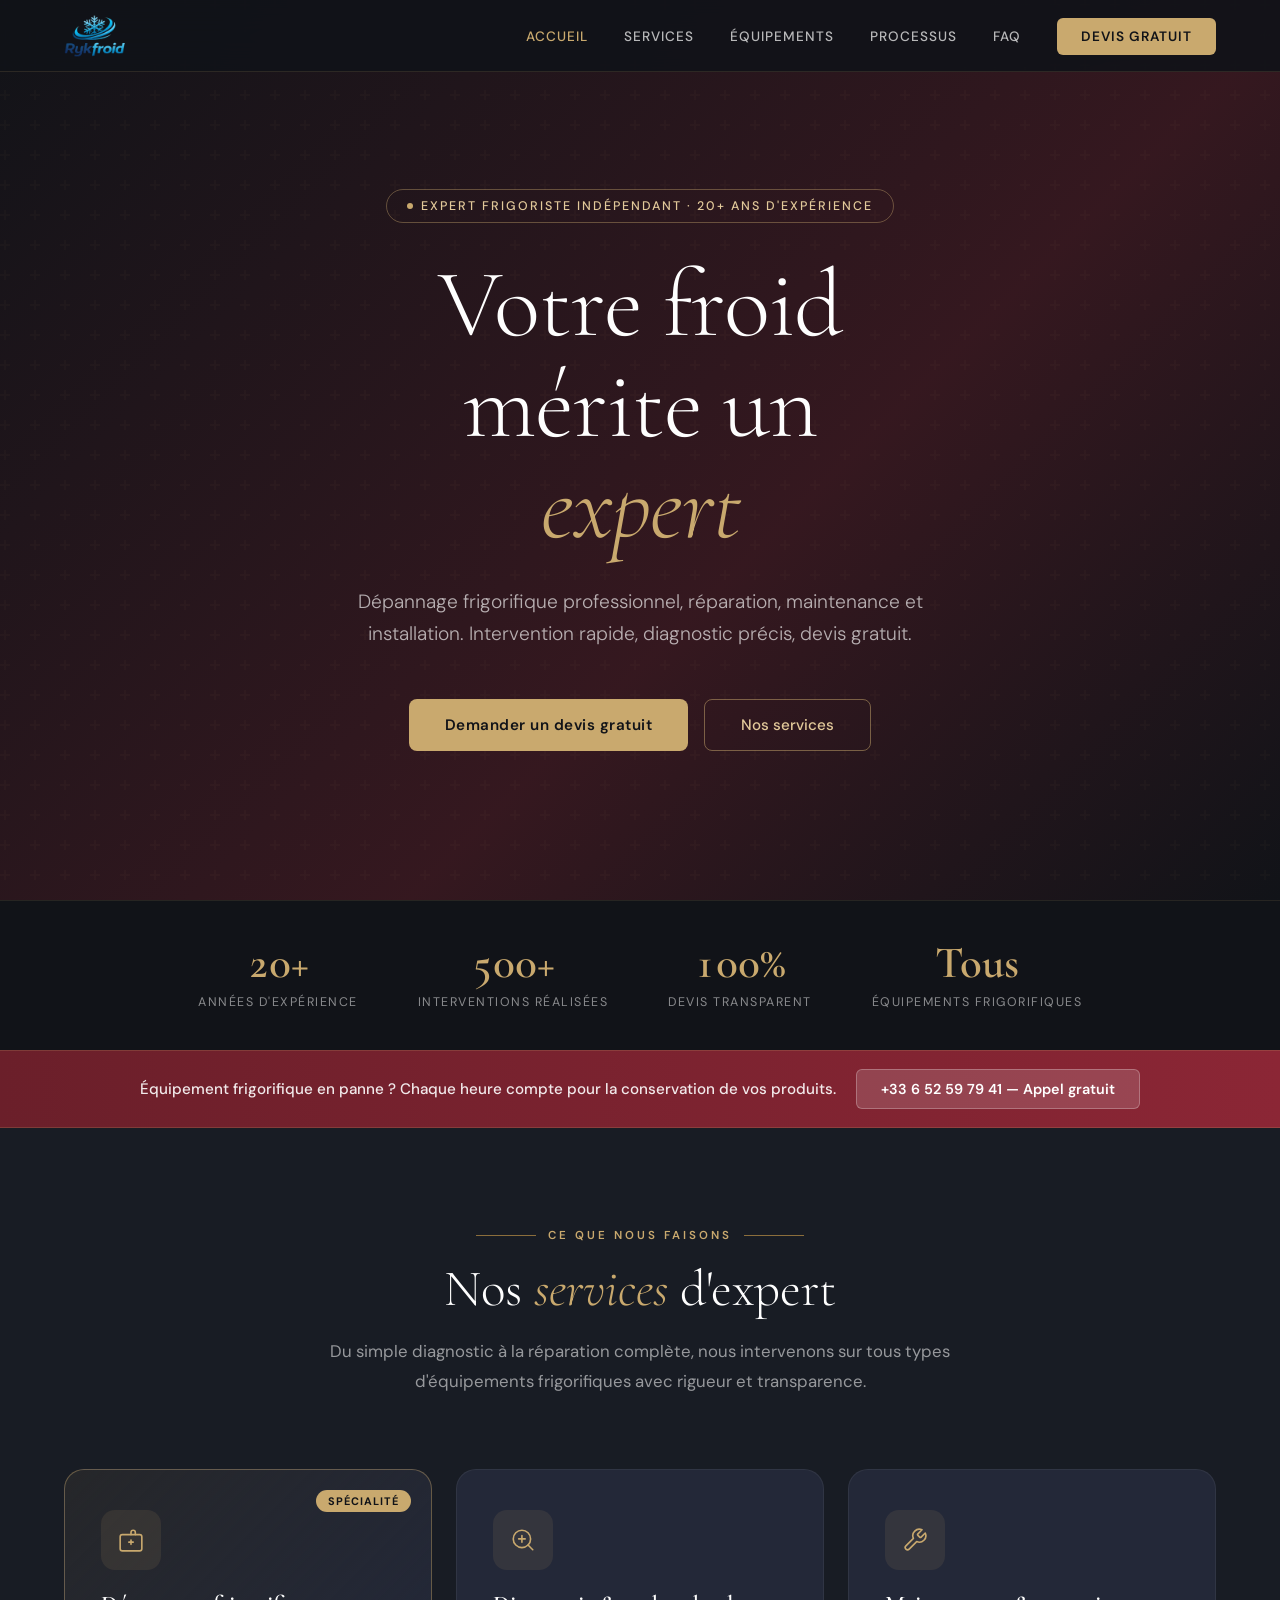
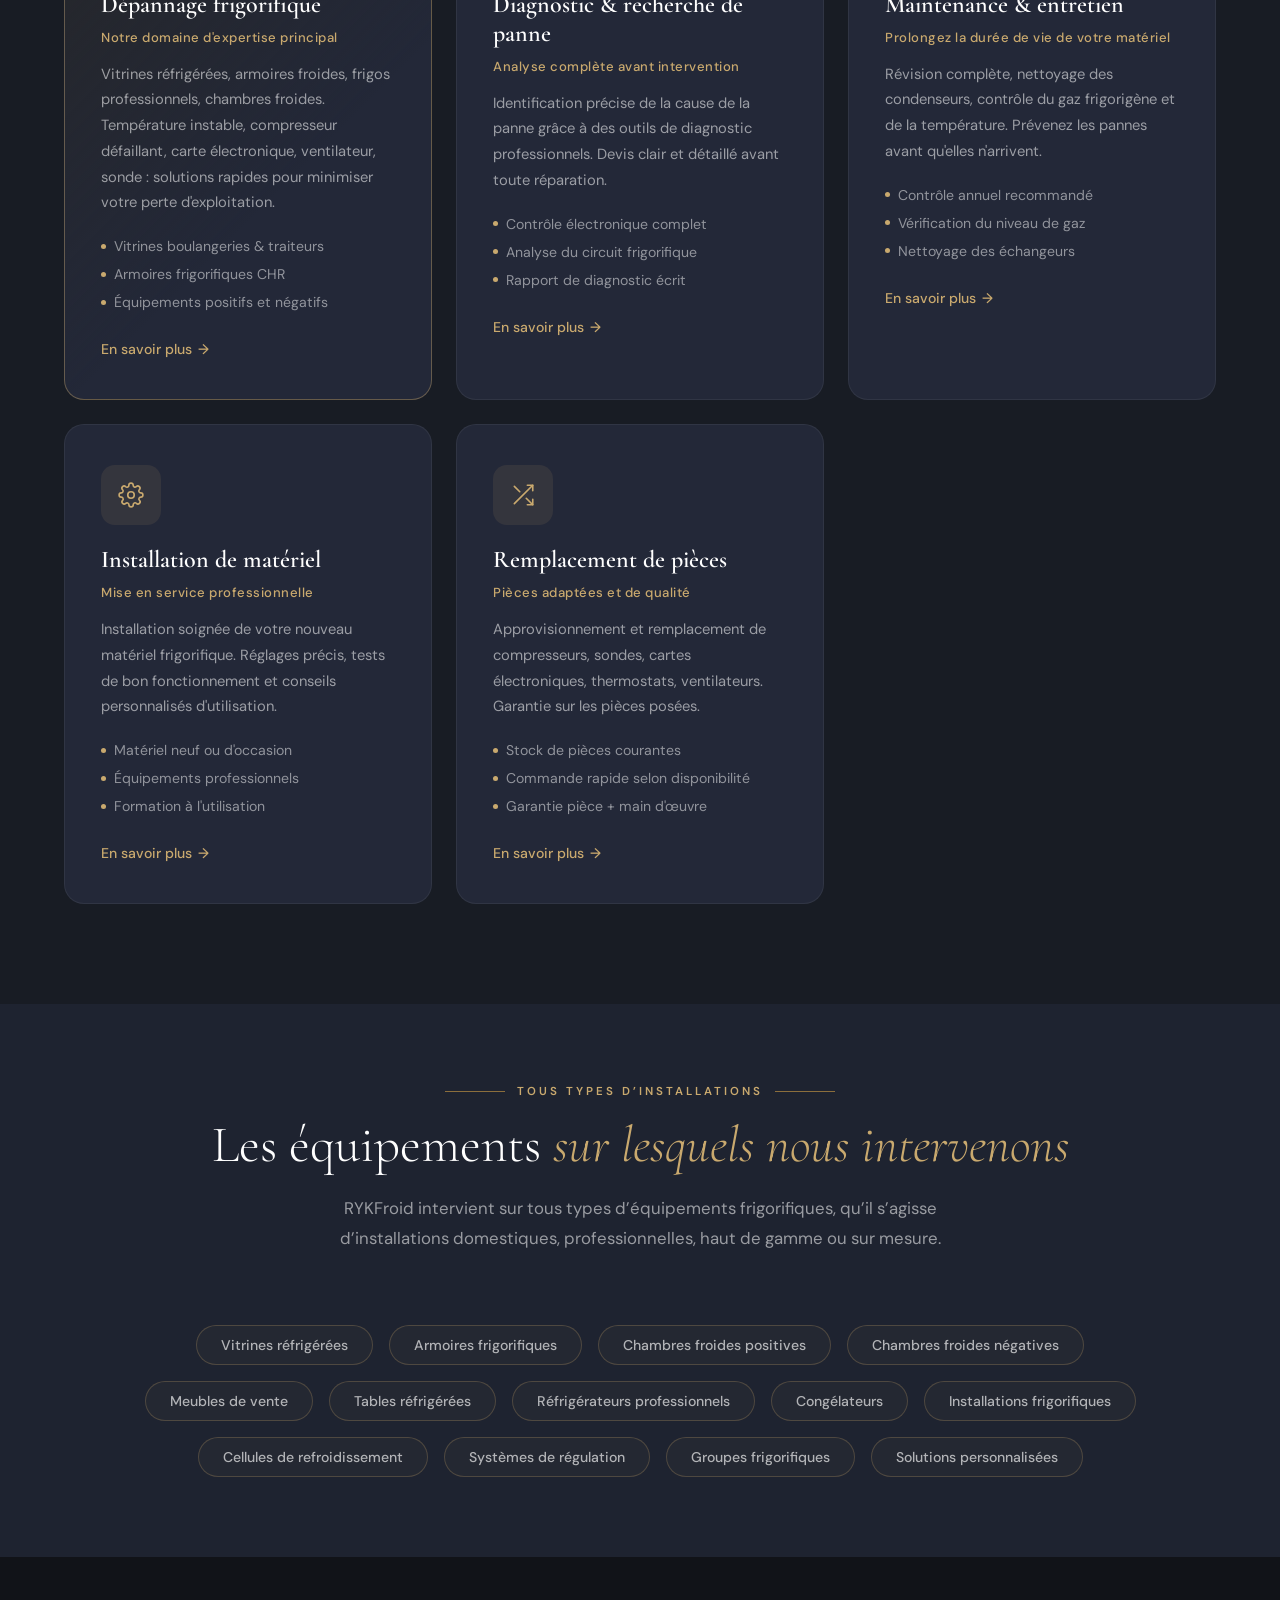
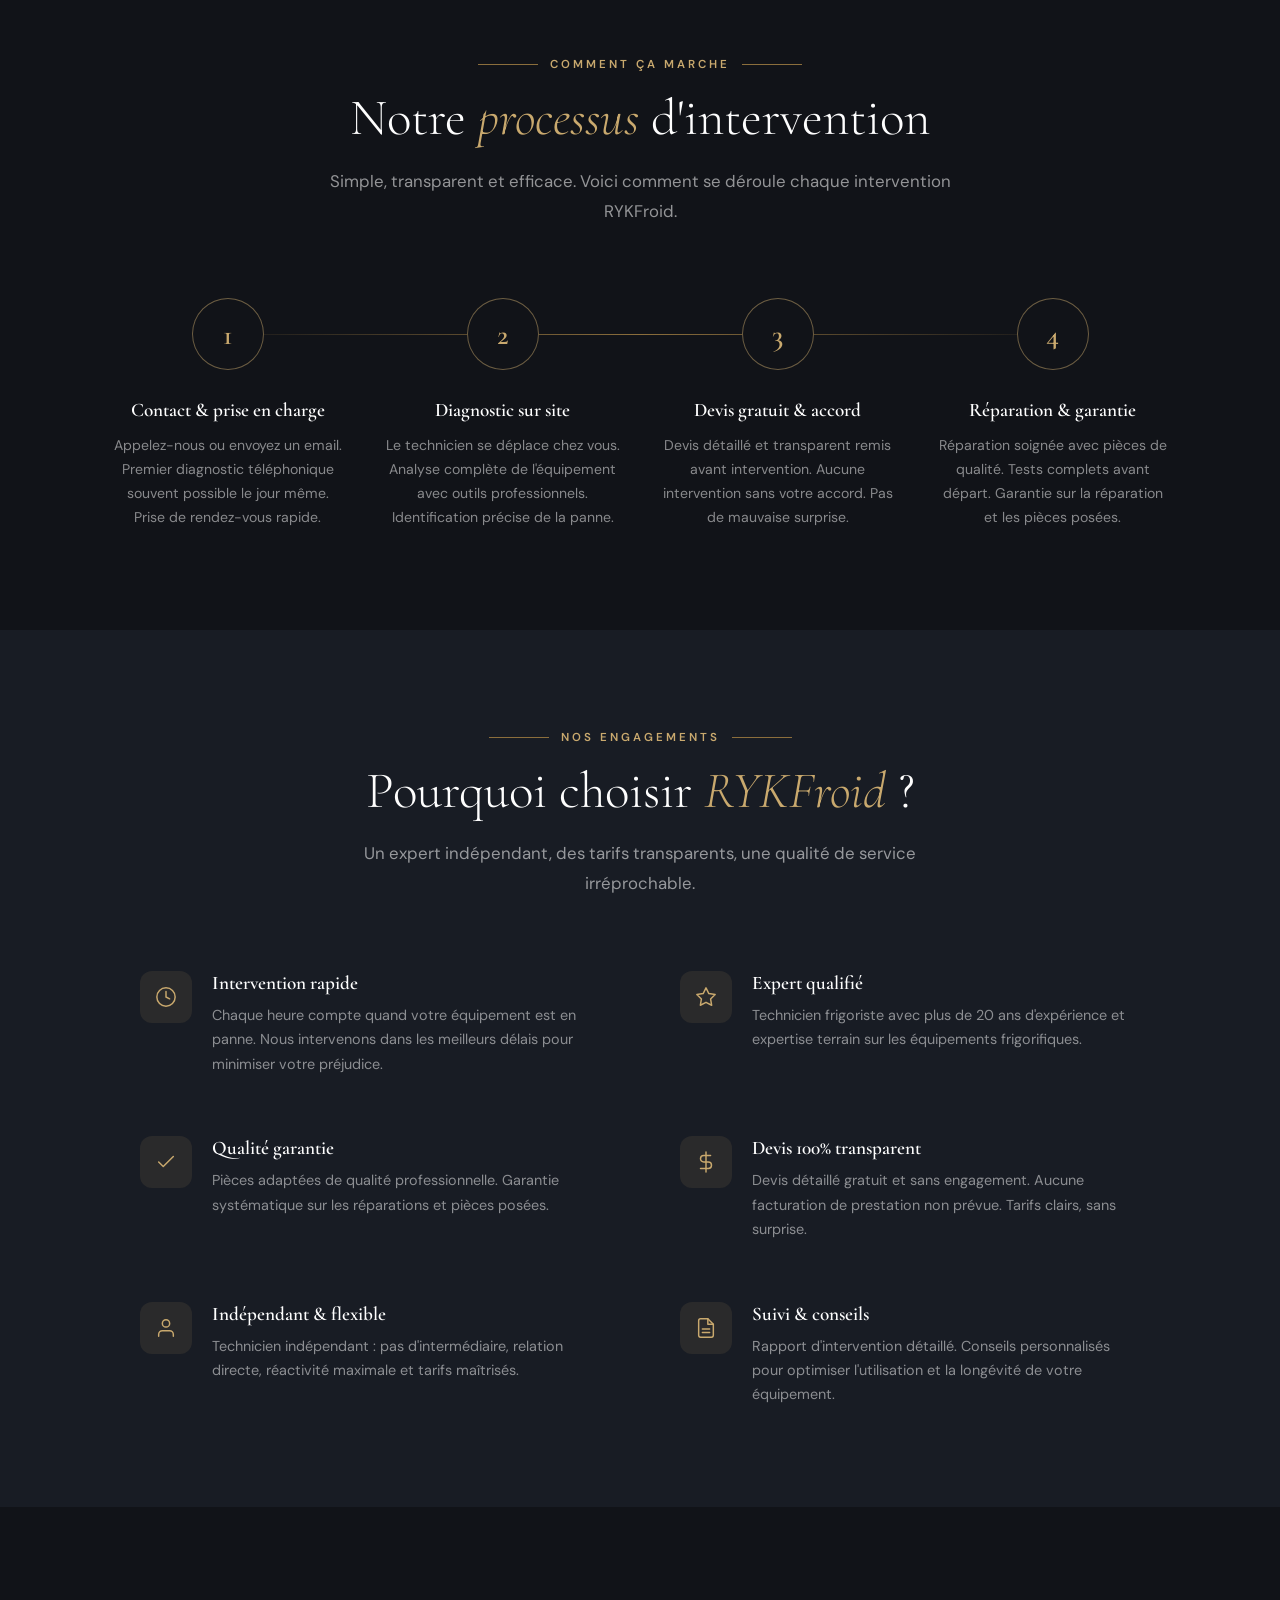
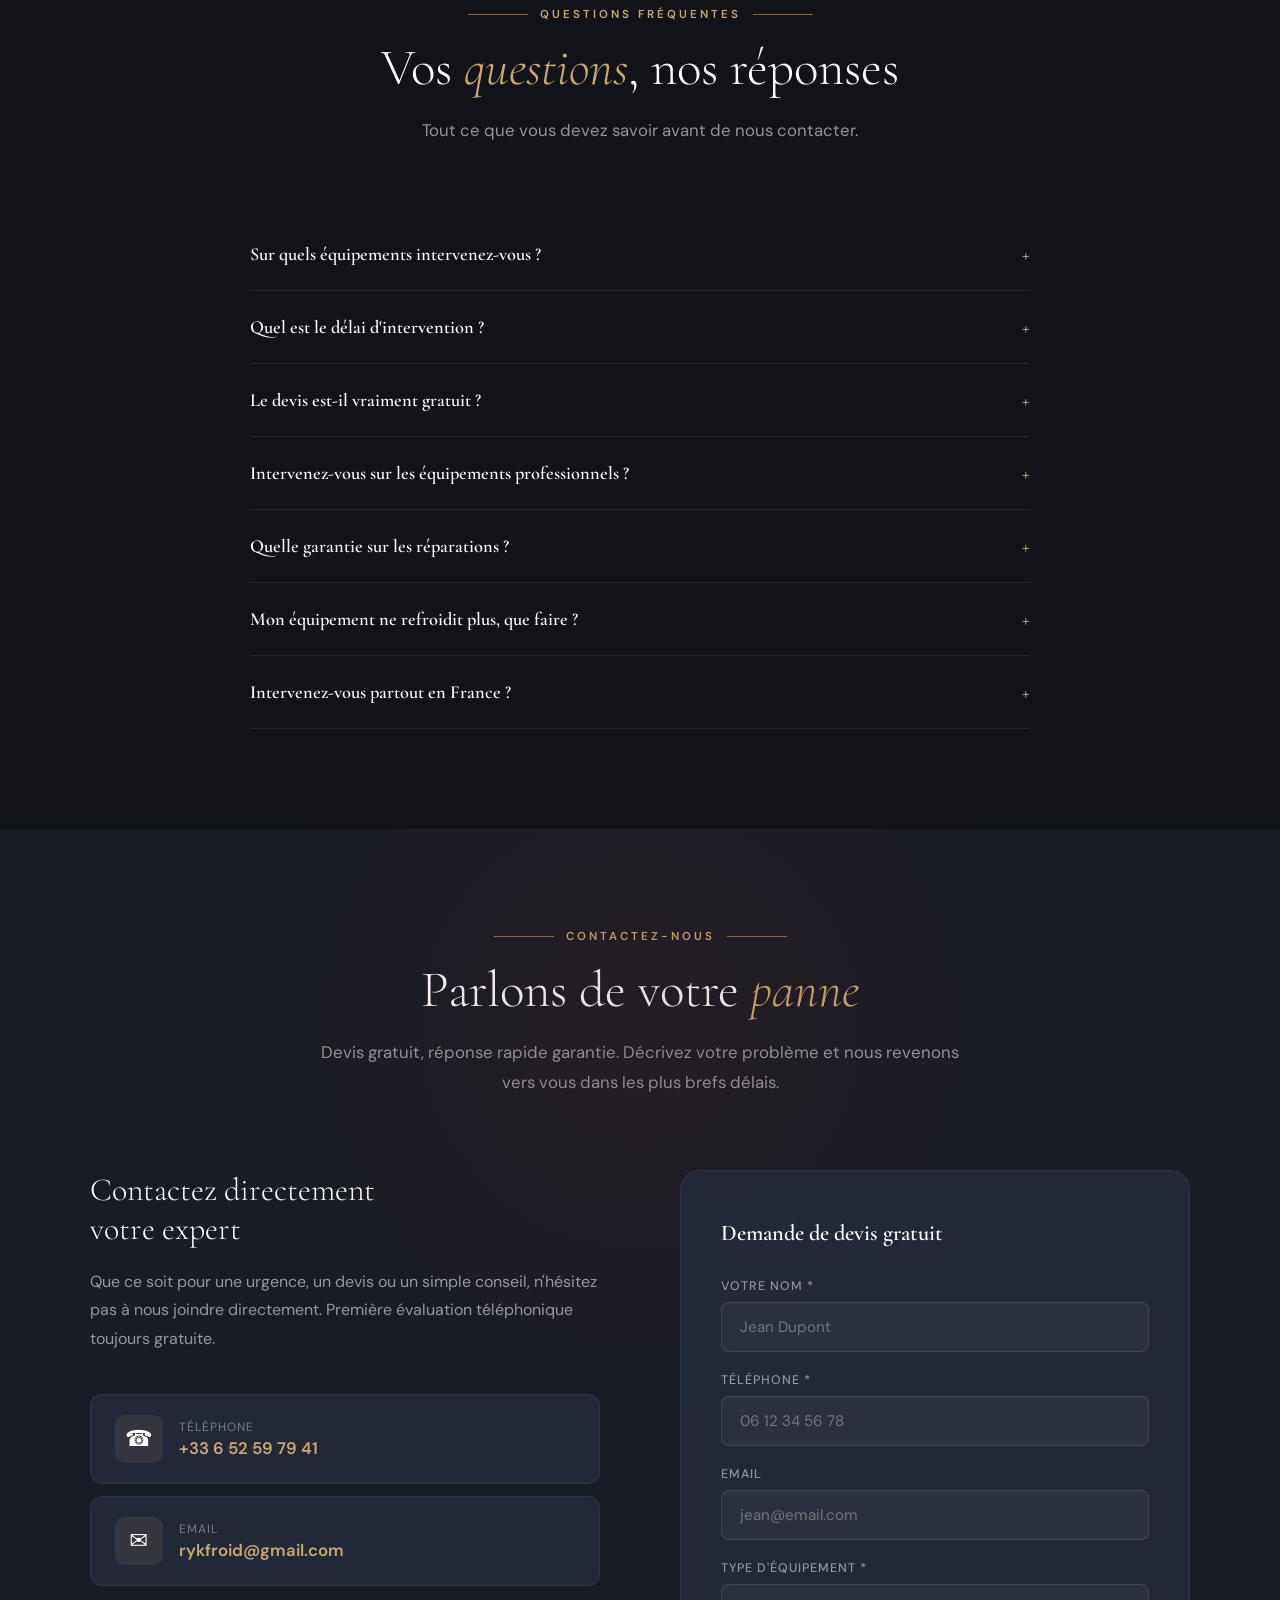
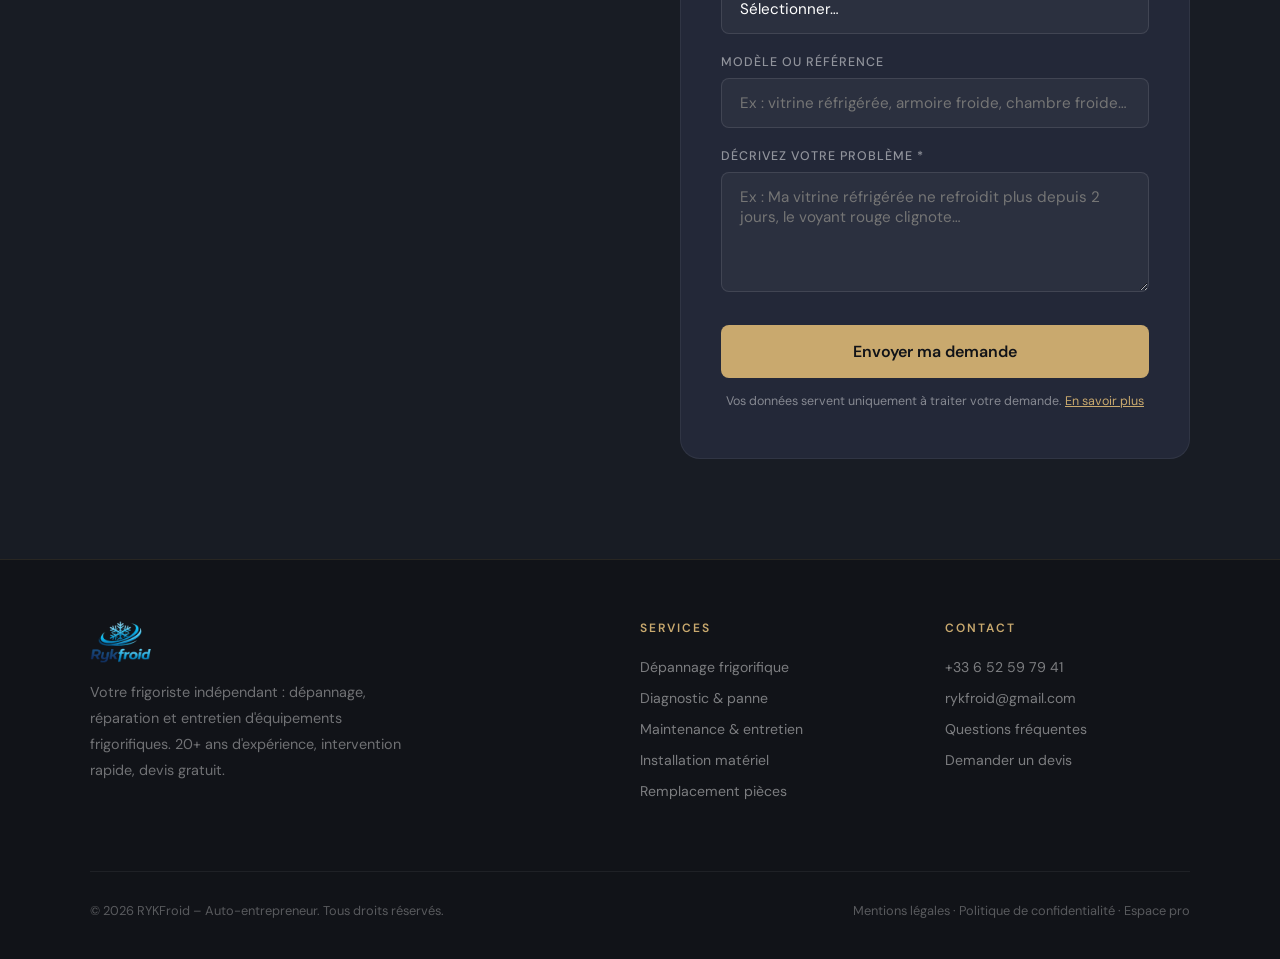
<file: index.html>
<!DOCTYPE html>
<html lang="fr">
<head>
  <meta charset="UTF-8" />
  <meta name="viewport" content="width=device-width, initial-scale=1.0" />
  <meta name="google-site-verification" content="mFQCLBCYvSF62sa9KWFSL6CNM-4yQerjOzizsVtj8HY" />

  <title>RYKFroid – Frigoriste professionnel : dépannage & réparation</title>
  <meta name="description" content="Frigoriste indépendant : dépannage, réparation, entretien et installation de vitrines, armoires et chambres froides. Intervention rapide, devis gratuit." />
  <meta name="keywords" content="frigoriste, dépannage réfrigération, réparation frigo professionnel, maintenance frigorifique, technicien frigoriste, chambre froide, vitrine réfrigérée, armoire frigorifique, groupe froid, dépannage frigorifique" />
  <meta name="author" content="RYKFroid" />
  <meta name="robots" content="index, follow" />
  <link rel="canonical" href="https://www.rykfroid.fr/" />

  <meta property="og:type" content="website" />
  <meta property="og:title" content="RYKFroid – Expert Frigoriste" />
  <meta property="og:description" content="Dépannage frigorifique, réparation et maintenance. Intervention rapide, devis gratuit." />
  <meta property="og:url" content="https://www.rykfroid.fr/" />
  <meta property="og:image" content="https://www.rykfroid.fr/logo.png" />
  <meta property="og:locale" content="fr_FR" />

  <meta name="twitter:card" content="summary" />
  <meta name="twitter:title" content="RYKFroid – Expert Frigoriste" />
  <meta name="twitter:description" content="Dépannage frigorifique, réparation et maintenance. Devis gratuit." />

  <script type="application/ld+json">
  {
    "@context": "https://schema.org",
    "@type": "LocalBusiness",
    "name": "RYKFroid",
    "description": "Expert frigoriste : réparation et dépannage d'équipements frigorifiques professionnels. 20+ ans d'expérience, intervention rapide, devis gratuit.",
    "url": "https://www.rykfroid.fr",
    "telephone": "+33652597941",
    "image": "https://www.rykfroid.fr/logo.png",
    "address": {
      "@type": "PostalAddress",
      "streetAddress": "1 rue de Gergovie",
      "postalCode": "75014",
      "addressLocality": "Paris",
      "addressCountry": "FR"
    },
    "email": "rykfroid@gmail.com",
    "priceRange": "€€",
    "currenciesAccepted": "EUR",
    "paymentAccepted": "Espèces, Virement bancaire, Chèque",
    "areaServed": {
      "@type": "Country",
      "name": "France"
    },
    "serviceType": [
      "Dépannage frigorifique",
      "Maintenance réfrigération",
      "Installation équipements frigorifiques"
    ]
  }
  </script>

  <script type="application/ld+json">
  {
    "@context": "https://schema.org",
    "@type": "FAQPage",
    "mainEntity": [
      {
        "@type": "Question",
        "name": "Sur quels équipements intervenez-vous ?",
        "acceptedAnswer": {
          "@type": "Answer",
          "text": "RYKFroid intervient sur tous types d'équipements frigorifiques : vitrines réfrigérées, armoires froides, chambres froides, cellules de refroidissement, groupes froids et meubles de vente."
        }
      },
      {
        "@type": "Question",
        "name": "Quel est le délai d'intervention ?",
        "acceptedAnswer": {
          "@type": "Answer",
          "text": "Nous nous engageons à intervenir dans les plus brefs délais. Un premier diagnostic téléphonique est souvent possible le jour même."
        }
      },
      {
        "@type": "Question",
        "name": "Le devis est-il gratuit ?",
        "acceptedAnswer": {
          "@type": "Answer",
          "text": "Oui, le devis est gratuit et sans engagement. Un diagnostic précis est établi avant toute réparation."
        }
      },
      {
        "@type": "Question",
        "name": "Intervenez-vous sur les équipements professionnels ?",
        "acceptedAnswer": {
          "@type": "Answer",
          "text": "Oui, RYKFroid intervient sur tous types d'équipements : vitrines réfrigérées, armoires frigorifiques, chambres froides, groupes froid."
        }
      }
    ]
  }
  </script>

  <link rel="preconnect" href="https://fonts.googleapis.com" />
  <link rel="preconnect" href="https://fonts.gstatic.com" crossorigin />
  <link href="https://fonts.googleapis.com/css2?family=Cormorant+Garamond:ital,wght@0,300;0,400;0,600;1,300;1,400&family=DM+Sans:wght@300;400;500;600&display=swap" rel="stylesheet" />

  <style>
    :root {
      --gold:#C9A96E;
      --gold-light:#E2C99A;
      --gold-dark:#8B6E3C;
      --wine:#6B1F2A;
      --wine-mid:#8B2635;
      --ice:#A8D5E8;
      --charcoal:#111318;
      --dark:#181C24;
      --dark-mid:#1E2330;
      --dark-card:#232838;
      --muted:#6B7280;
      --light:#F4F1EC;
      --white:#FEFEFE;
      --font-display:'Cormorant Garamond', Georgia, serif;
      --font-body:'DM Sans', system-ui, sans-serif;
      --radius:12px;
      --radius-lg:20px;
      --shadow:0 4px 24px rgba(0,0,0,.45);
      --shadow-gold:0 0 40px rgba(201,169,110,.15);
    }

    *, *::before, *::after { margin:0; padding:0; box-sizing:border-box; }
    html { scroll-behavior:smooth; }
    body { font-family:var(--font-body); background:var(--charcoal); color:var(--white); overflow-x:hidden; }

    ::-webkit-scrollbar { width:6px; }
    ::-webkit-scrollbar-track { background:var(--dark); }
    ::-webkit-scrollbar-thumb { background:var(--gold-dark); border-radius:3px; }

    .navbar {
      position:fixed; top:0; left:0; right:0; z-index:1000;
      padding:0 5%;
      display:flex; align-items:center; justify-content:space-between;
      height:72px;
      background:rgba(17,19,24,.92);
      backdrop-filter:blur(20px);
      border-bottom:1px solid rgba(201,169,110,.15);
      transition:all .4s ease;
    }

    .navbar.scrolled { height:60px; background:rgba(17,19,24,.98); }

    .nav-logo {
      display:flex; align-items:center; gap:12px;
      text-decoration:none;
      flex-shrink:0;
    }

    .logo-img {
      height:44px;
      width:auto;
      display:block;
      max-width:190px;
    }

    .nav-links {
      display:flex; align-items:center; gap:36px;
      list-style:none;
    }

    .nav-links a {
      text-decoration:none;
      font-size:.85rem;
      font-weight:500;
      letter-spacing:1px;
      text-transform:uppercase;
      color:rgba(255,255,255,.7);
      transition:color .3s;
      position:relative;
    }

    .nav-links a::after {
      content:'';
      position:absolute;
      bottom:-4px; left:0; right:0;
      height:1px;
      background:var(--gold);
      transform:scaleX(0);
      transform-origin:left;
      transition:transform .3s ease;
    }

    .nav-links a:hover { color:var(--gold); }
    .nav-links a:hover::after { transform:scaleX(1); }

    .nav-cta {
      padding:10px 24px;
      background:var(--gold);
      color:var(--charcoal) !important;
      border-radius:6px;
      font-weight:600 !important;
      transition:background .3s, transform .2s !important;
    }

    .nav-cta:hover { background:var(--gold-light) !important; transform:translateY(-1px); }
    .nav-cta::after { display:none !important; }

    .burger {
      display:none;
      flex-direction:column;
      gap:5px;
      cursor:pointer;
      background:none;
      border:none;
      padding:4px;
    }

    .burger span {
      display:block;
      width:24px;
      height:2px;
      background:var(--gold);
      border-radius:2px;
      transition:all .3s ease;
    }

    .hero {
      position:relative;
      min-height:100vh;
      display:flex;
      align-items:center;
      justify-content:center;
      overflow:hidden;
      padding:120px 5% 80px;
    }

    .hero-bg {
      position:absolute;
      inset:0;
      background:
        linear-gradient(135deg, rgba(17,19,24,.97) 0%, rgba(107,31,42,.4) 60%, rgba(17,19,24,.9) 100%),
        url('https://images.unsplash.com/photo-1558618666-fcd25c85cd64?w=1400&q=80') center/cover no-repeat;
    }

    .hero-bg::after {
      content:'';
      position:absolute;
      inset:0;
      background:url("data:image/svg+xml,%3Csvg width='60' height='60' viewBox='0 0 60 60' xmlns='http://www.w3.org/2000/svg'%3E%3Cg fill='none' fill-rule='evenodd'%3E%3Cg fill='%23C9A96E' fill-opacity='0.03'%3E%3Cpath d='M36 34v-4h-2v4h-4v2h4v4h2v-4h4v-2h-4zm0-30V0h-2v4h-4v2h4v4h2V6h4V4h-4zM6 34v-4H4v4H0v2h4v4h2v-4h4v-2H6zM6 4V0H4v4H0v2h4v4h2V6h4V4H6z'/%3E%3C/g%3E%3C/g%3E%3C/svg%3E");
    }

    .hero-badge {
      display:inline-flex;
      align-items:center;
      gap:8px;
      padding:8px 20px;
      border:1px solid rgba(201,169,110,.4);
      border-radius:100px;
      font-size:.78rem;
      font-weight:500;
      letter-spacing:2px;
      text-transform:uppercase;
      color:var(--gold-light);
      margin-bottom:32px;
      animation:fadeUp .8s ease both;
    }

    .hero-badge span {
      width:6px;
      height:6px;
      background:var(--gold);
      border-radius:50%;
    }

    .hero-title {
      font-family:var(--font-display);
      font-size:clamp(3rem, 8vw, 6rem);
      font-weight:300;
      line-height:1.05;
      letter-spacing:-1px;
      margin-bottom:28px;
      animation:fadeUp .8s ease .1s both;
    }

    .hero-title em {
      font-style:italic;
      color:var(--gold);
      display:block;
    }

    .hero-sub {
      font-size:clamp(1rem, 2vw, 1.2rem);
      font-weight:300;
      color:rgba(255,255,255,.65);
      line-height:1.7;
      max-width:580px;
      margin:0 auto 48px;
      animation:fadeUp .8s ease .2s both;
    }

    .hero-actions {
      display:flex;
      align-items:center;
      justify-content:center;
      gap:16px;
      flex-wrap:wrap;
      animation:fadeUp .8s ease .3s both;
    }

    .btn-primary {
      padding:16px 36px;
      background:var(--gold);
      color:var(--charcoal);
      text-decoration:none;
      border-radius:8px;
      font-weight:600;
      font-size:.95rem;
      letter-spacing:.5px;
      transition:all .3s ease;
      display:inline-flex;
      align-items:center;
      gap:8px;
    }

    .btn-primary:hover {
      background:var(--gold-light);
      transform:translateY(-2px);
      box-shadow:0 12px 32px rgba(201,169,110,.35);
    }

    .btn-outline {
      padding:15px 36px;
      border:1.5px solid rgba(201,169,110,.5);
      color:var(--gold-light);
      text-decoration:none;
      border-radius:8px;
      font-weight:500;
      font-size:.95rem;
      transition:all .3s ease;
      display:inline-flex;
      align-items:center;
      gap:8px;
    }

    .btn-outline:hover {
      border-color:var(--gold);
      background:rgba(201,169,110,.08);
      transform:translateY(-2px);
    }

    .hero-stats {
      position:relative;
      z-index:1;
      display:flex;
      justify-content:center;
      gap:60px;
      flex-wrap:wrap;
      padding:40px 5%;
      border-top:1px solid rgba(201,169,110,.12);
      animation:fadeUp .8s ease .4s both;
    }

    .hero-stat { text-align:center; }

    .hero-stat-number {
      font-family:var(--font-display);
      font-size:2.8rem;
      font-weight:600;
      color:var(--gold);
      display:block;
      line-height:1;
    }

    .hero-stat-label {
      font-size:.78rem;
      letter-spacing:1.5px;
      text-transform:uppercase;
      color:rgba(255,255,255,.5);
      margin-top:8px;
      display:block;
    }

    section { padding:100px 5%; }

    .section-label {
      font-size:.72rem;
      letter-spacing:3px;
      text-transform:uppercase;
      color:var(--gold);
      font-weight:600;
      display:flex;
      align-items:center;
      gap:12px;
      justify-content:center;
      margin-bottom:16px;
    }

    .section-label::before,
    .section-label::after {
      content:'';
      flex:1;
      max-width:60px;
      height:1px;
      background:var(--gold-dark);
    }

    .section-title {
      font-family:var(--font-display);
      font-size:clamp(2rem, 4vw, 3.2rem);
      font-weight:300;
      text-align:center;
      line-height:1.2;
      margin-bottom:16px;
    }

    .section-title em {
      font-style:italic;
      color:var(--gold);
    }

    .section-sub {
      text-align:center;
      color:rgba(255,255,255,.55);
      font-size:1.05rem;
      line-height:1.8;
      max-width:640px;
      margin:0 auto 72px;
    }

    .urgence-banner {
      background:linear-gradient(90deg, var(--wine) 0%, var(--wine-mid) 100%);
      padding:18px 5%;
      display:flex;
      align-items:center;
      justify-content:center;
      gap:20px;
      flex-wrap:wrap;
      text-align:center;
      border-top:1px solid rgba(201,169,110,.2);
      border-bottom:1px solid rgba(201,169,110,.2);
    }

    .urgence-banner p {
      font-size:.95rem;
      font-weight:500;
      color:rgba(255,255,255,.9);
    }

    .urgence-banner a {
      display:inline-flex;
      align-items:center;
      gap:8px;
      padding:10px 24px;
      background:rgba(255,255,255,.15);
      color:white;
      text-decoration:none;
      border-radius:6px;
      font-weight:600;
      font-size:.9rem;
      border:1px solid rgba(255,255,255,.25);
      transition:background .3s;
    }

    .urgence-banner a:hover { background:rgba(255,255,255,.25); }

    #services { background:var(--dark); }

    .services-grid {
      display:grid;
      grid-template-columns:repeat(auto-fit, minmax(320px, 1fr));
      gap:24px;
      max-width:1200px;
      margin:0 auto;
    }

    .service-card {
      background:var(--dark-card);
      border:1px solid rgba(255,255,255,.06);
      border-radius:var(--radius-lg);
      padding:40px 36px;
      position:relative;
      overflow:hidden;
      transition:all .4s ease;
      cursor:pointer;
    }

    .service-card::before {
      content:'';
      position:absolute;
      inset:0;
      background:linear-gradient(135deg, rgba(201,169,110,.05) 0%, transparent 60%);
      opacity:0;
      transition:opacity .4s;
    }

    .service-card:hover {
      border-color:rgba(201,169,110,.3);
      transform:translateY(-6px);
      box-shadow:var(--shadow-gold);
    }

    .service-card:hover::before { opacity:1; }

    .service-card.featured {
      border-color:rgba(201,169,110,.4);
      background:linear-gradient(135deg, rgba(201,169,110,.08) 0%, var(--dark-card) 60%);
    }

    .service-icon {
      font-size:2rem;
      margin-bottom:20px;
      width:60px;
      height:60px;
      background:rgba(201,169,110,.1);
      border-radius:14px;
      display:flex;
      align-items:center;
      justify-content:center;
    }

    .service-featured-tag {
      position:absolute;
      top:20px;
      right:20px;
      padding:4px 12px;
      background:var(--gold);
      color:var(--charcoal);
      font-size:.68rem;
      font-weight:700;
      letter-spacing:1px;
      text-transform:uppercase;
      border-radius:100px;
    }

    .service-card h3 {
      font-family:var(--font-display);
      font-size:1.5rem;
      font-weight:600;
      margin-bottom:10px;
      color:var(--white);
    }

    .service-card h4 {
      font-size:.82rem;
      color:var(--gold);
      font-weight:500;
      letter-spacing:.5px;
      margin-bottom:16px;
    }

    .service-card p {
      font-size:.92rem;
      line-height:1.75;
      color:rgba(255,255,255,.55);
    }

    .service-card ul {
      list-style:none;
      margin-top:16px;
    }

    .service-card ul li {
      font-size:.88rem;
      color:rgba(255,255,255,.5);
      padding:5px 0;
      display:flex;
      align-items:center;
      gap:8px;
    }

    .service-card ul li::before {
      content:'';
      width:5px;
      height:5px;
      background:var(--gold);
      border-radius:50%;
      flex-shrink:0;
    }

    .service-link {
      display:inline-flex;
      align-items:center;
      gap:6px;
      margin-top:24px;
      color:var(--gold);
      font-size:.88rem;
      font-weight:500;
      text-decoration:none;
      transition:gap .3s;
    }

    .service-link::after { content:'→'; font-style:normal; }
    .service-link:hover { gap:10px; }

    #equipements {
      background:var(--dark-mid);
      padding:80px 5%;
    }

    .marques-grid {
      display:flex;
      flex-wrap:wrap;
      justify-content:center;
      gap:16px;
      max-width:1000px;
      margin:0 auto;
    }

    .marque-pill {
      padding:10px 24px;
      border:1px solid rgba(201,169,110,.25);
      border-radius:100px;
      font-size:.88rem;
      font-weight:500;
      color:rgba(255,255,255,.65);
      background:rgba(201,169,110,.04);
      transition:all .3s;
    }

    .marque-pill:hover {
      border-color:var(--gold);
      color:var(--gold);
      background:rgba(201,169,110,.1);
    }

    #process { background:var(--charcoal); }

    .process-steps {
      display:grid;
      grid-template-columns:repeat(auto-fit, minmax(220px, 1fr));
      gap:0;
      max-width:1100px;
      margin:0 auto;
      position:relative;
    }

    .process-steps::before {
      content:'';
      position:absolute;
      top:36px;
      left:10%;
      right:10%;
      height:1px;
      background:linear-gradient(90deg, transparent, var(--gold-dark), transparent);
    }

    .process-step {
      text-align:center;
      padding:0 20px;
      position:relative;
    }

    .step-num {
      width:72px;
      height:72px;
      border:1.5px solid rgba(201,169,110,.5);
      border-radius:50%;
      display:flex;
      align-items:center;
      justify-content:center;
      font-family:var(--font-display);
      font-size:1.8rem;
      font-weight:600;
      color:var(--gold);
      margin:0 auto 28px;
      background:var(--charcoal);
      position:relative;
      z-index:1;
      transition:all .3s;
    }

    .process-step:hover .step-num {
      background:var(--gold);
      color:var(--charcoal);
      border-color:var(--gold);
      box-shadow:0 0 24px rgba(201,169,110,.4);
    }

    .process-step h4 {
      font-family:var(--font-display);
      font-size:1.2rem;
      font-weight:600;
      margin-bottom:12px;
      color:var(--white);
    }

    .process-step p {
      font-size:.88rem;
      color:rgba(255,255,255,.5);
      line-height:1.7;
    }

    #pourquoi { background:var(--dark); }

    .why-grid {
      display:grid;
      grid-template-columns:1fr 1fr;
      gap:60px 80px;
      max-width:1000px;
      margin:0 auto;
      align-items:start;
    }

    .why-item {
      display:flex;
      gap:20px;
    }

    .why-icon {
      font-size:1.5rem;
      flex-shrink:0;
      width:52px;
      height:52px;
      background:rgba(201,169,110,.1);
      border-radius:12px;
      display:flex;
      align-items:center;
      justify-content:center;
    }

    .why-item h4 {
      font-family:var(--font-display);
      font-size:1.2rem;
      font-weight:600;
      margin-bottom:8px;
      color:var(--white);
    }

    .why-item p {
      font-size:.9rem;
      color:rgba(255,255,255,.5);
      line-height:1.7;
    }

    #temoignages { background:var(--dark-mid); }

    .temoignages-grid {
      display:grid;
      grid-template-columns:repeat(auto-fit, minmax(280px, 1fr));
      gap:24px;
      max-width:1100px;
      margin:0 auto;
    }

    .temoignage-card {
      background:var(--dark-card);
      border:1px solid rgba(255,255,255,.06);
      border-radius:var(--radius-lg);
      padding:36px;
      position:relative;
      transition:all .3s;
    }

    .temoignage-card:hover {
      border-color:rgba(201,169,110,.2);
      transform:translateY(-4px);
    }

    .temoignage-quote {
      font-family:var(--font-display);
      font-size:4rem;
      color:var(--gold);
      line-height:.5;
      margin-bottom:20px;
      opacity:.4;
    }

    .temoignage-text {
      font-size:.95rem;
      line-height:1.75;
      color:rgba(255,255,255,.7);
      font-style:italic;
      margin-bottom:24px;
    }

    .stars {
      color:var(--gold);
      letter-spacing:2px;
      font-size:1rem;
      margin-bottom:16px;
    }

    .temoignage-author {
      display:flex;
      align-items:center;
      gap:12px;
    }

    .author-avatar {
      width:42px;
      height:42px;
      border-radius:50%;
      background:linear-gradient(135deg, var(--gold-dark), var(--wine));
      display:flex;
      align-items:center;
      justify-content:center;
      font-weight:700;
      font-size:.9rem;
      color:white;
    }

    .author-name { font-weight:600; font-size:.9rem; }
    .author-info { font-size:.78rem; color:rgba(255,255,255,.4); margin-top:2px; }

    #faq { background:var(--charcoal); }

    .faq-list {
      max-width:780px;
      margin:0 auto;
    }

    .faq-item {
      border-bottom:1px solid rgba(255,255,255,.08);
    }

    .faq-question {
      width:100%;
      background:none;
      border:none;
      padding:24px 0;
      display:flex;
      align-items:center;
      justify-content:space-between;
      gap:16px;
      cursor:pointer;
      font-family:var(--font-display);
      font-size:1.15rem;
      font-weight:600;
      color:var(--white);
      text-align:left;
      transition:color .3s;
    }

    .faq-question:hover { color:var(--gold); }

    .faq-arrow {
      color:var(--gold);
      font-size:1.2rem;
      flex-shrink:0;
      transition:transform .3s;
    }

    .faq-item.open .faq-arrow { transform:rotate(45deg); }

    .faq-answer {
      font-size:.95rem;
      line-height:1.75;
      color:rgba(255,255,255,.55);
      max-height:0;
      overflow:hidden;
      transition:max-height .4s ease, padding .3s;
    }

    .faq-item.open .faq-answer {
      max-height:300px;
      padding-bottom:24px;
    }

    #contact {
      background:var(--dark);
      position:relative;
      overflow:hidden;
    }

    #contact::before {
      content:'';
      position:absolute;
      top:-200px;
      left:50%;
      transform:translateX(-50%);
      width:800px;
      height:800px;
      border-radius:50%;
      background:radial-gradient(circle, rgba(107,31,42,.15) 0%, transparent 70%);
      pointer-events:none;
    }

    .contact-wrapper {
      max-width:1100px;
      margin:0 auto;
      display:grid;
      grid-template-columns:1fr 1fr;
      gap:80px;
      align-items:start;
    }

    .contact-info h3 {
      font-family:var(--font-display);
      font-size:2rem;
      font-weight:300;
      margin-bottom:20px;
    }

    .contact-info p {
      color:rgba(255,255,255,.55);
      line-height:1.8;
      margin-bottom:40px;
    }

    .contact-method {
      display:flex;
      align-items:center;
      gap:16px;
      padding:20px 24px;
      background:var(--dark-card);
      border:1px solid rgba(255,255,255,.06);
      border-radius:var(--radius);
      margin-bottom:12px;
      text-decoration:none;
      color:inherit;
      transition:all .3s;
    }

    .contact-method:hover {
      border-color:rgba(201,169,110,.3);
      transform:translateX(4px);
    }

    .contact-method-icon {
      font-size:1.4rem;
      width:48px;
      height:48px;
      background:rgba(201,169,110,.1);
      border-radius:10px;
      display:flex;
      align-items:center;
      justify-content:center;
      flex-shrink:0;
    }

    .contact-method-label {
      font-size:.75rem;
      color:rgba(255,255,255,.4);
      letter-spacing:1px;
      text-transform:uppercase;
    }

    .contact-method-value {
      font-size:1.05rem;
      font-weight:600;
      color:var(--gold);
      margin-top:2px;
    }

    .contact-form {
      background:var(--dark-card);
      border:1px solid rgba(255,255,255,.06);
      border-radius:var(--radius-lg);
      padding:48px 40px;
    }

    .contact-form h4 {
      font-family:var(--font-display);
      font-size:1.4rem;
      font-weight:600;
      margin-bottom:32px;
    }

    .form-group { margin-bottom:20px; }

    .form-group label {
      display:block;
      font-size:.78rem;
      letter-spacing:1px;
      text-transform:uppercase;
      color:rgba(255,255,255,.5);
      margin-bottom:8px;
      font-weight:500;
    }

    .form-group input,
    .form-group select,
    .form-group textarea {
      width:100%;
      padding:14px 18px;
      background:rgba(255,255,255,.04);
      border:1px solid rgba(255,255,255,.1);
      border-radius:8px;
      color:white;
      font-family:var(--font-body);
      font-size:.95rem;
      transition:border-color .3s;
      -webkit-appearance:none;
    }

    .form-group input:focus,
    .form-group select:focus,
    .form-group textarea:focus {
      outline:none;
      border-color:var(--gold);
      box-shadow:0 0 0 3px rgba(201,169,110,.1);
    }

    .form-group select option { background:var(--dark-card); }
    .form-group textarea { resize:vertical; min-height:120px; }

    .form-submit {
      width:100%;
      padding:16px;
      background:var(--gold);
      color:var(--charcoal);
      border:none;
      border-radius:8px;
      font-family:var(--font-body);
      font-size:1rem;
      font-weight:600;
      cursor:pointer;
      margin-top:8px;
      transition:all .3s;
    }

    .form-submit:hover {
      background:var(--gold-light);
      transform:translateY(-2px);
      box-shadow:0 8px 24px rgba(201,169,110,.3);
    }

    footer {
      background:var(--charcoal);
      border-top:1px solid rgba(201,169,110,.12);
      padding:60px 5% 40px;
    }

    .footer-top {
      display:grid;
      grid-template-columns:2fr 1fr 1fr;
      gap:60px;
      max-width:1100px;
      margin:0 auto 60px;
    }

    .footer-brand p {
      font-size:.9rem;
      color:rgba(255,255,255,.4);
      line-height:1.8;
      margin-top:16px;
      max-width:320px;
    }

    .footer-col h5 {
      font-size:.75rem;
      letter-spacing:2px;
      text-transform:uppercase;
      color:var(--gold);
      margin-bottom:20px;
      font-weight:600;
    }

    .footer-col ul { list-style:none; }

    .footer-col ul li { margin-bottom:10px; }

    .footer-col ul li a {
      color:rgba(255,255,255,.45);
      text-decoration:none;
      font-size:.88rem;
      transition:color .3s;
    }

    .footer-col ul li a:hover { color:var(--gold); }

    .footer-bottom {
      max-width:1100px;
      margin:0 auto;
      padding-top:30px;
      border-top:1px solid rgba(255,255,255,.06);
      display:flex;
      align-items:center;
      justify-content:space-between;
      flex-wrap:wrap;
      gap:12px;
    }

    .footer-bottom p {
      font-size:.8rem;
      color:rgba(255,255,255,.3);
    }

    @keyframes fadeUp {
      from { opacity:0; transform:translateY(24px); }
      to { opacity:1; transform:translateY(0); }
    }

    .reveal {
      opacity:0;
      transform:translateY(30px);
      transition:opacity .7s ease, transform .7s ease;
    }

    .reveal.visible {
      opacity:1;
      transform:translateY(0);
    }

    @media (max-width:768px) {
      .nav-links {
        position:fixed;
        top:72px;
        left:0;
        right:0;
        background:rgba(17,19,24,.98);
        flex-direction:column;
        gap:0;
        padding:20px 0;
        transform:translateY(-120%);
        transition:transform .4s ease;
        border-bottom:1px solid rgba(201,169,110,.15);
        z-index:999;
      }

      .nav-links.open { transform:translateY(0); }
      .nav-links li { width:100%; }
      .nav-links a { display:block; padding:14px 5%; font-size:1rem; }
      .nav-cta { margin:10px 5%; display:block; text-align:center; }
      .logo-img { height:38px; max-width:160px; }
      .burger { display:flex; }

      .hero {
        padding:90px 5% 40px;
        min-height:auto;
      }

      .hero-badge {
        font-size:.7rem;
        padding:6px 14px;
      }

      .hero-title { font-size:2.4rem; }
      .hero-sub { font-size:.95rem; margin-bottom:32px; }

      .hero-actions {
        flex-direction:column;
        align-items:stretch;
        gap:12px;
      }

      .btn-primary,
      .btn-outline {
        justify-content:center;
        padding:16px 20px;
        font-size:1rem;
      }

      .hero-stats {
        gap:0;
        display:grid;
        grid-template-columns:1fr 1fr;
        padding:24px 5%;
      }

      .hero-stat {
        padding:16px 10px;
        text-align:center;
        border-bottom:1px solid rgba(255,255,255,.05);
      }

      .hero-stat:nth-child(odd) {
        border-right:1px solid rgba(255,255,255,.05);
      }

      .hero-stat-number { font-size:2.2rem; }

      .urgence-banner {
        flex-direction:column;
        gap:12px;
        padding:16px 5%;
      }

      .urgence-banner p { font-size:.88rem; }

      .urgence-banner a {
        width:100%;
        justify-content:center;
        padding:14px;
        font-size:.95rem;
      }

      section { padding:60px 5%; }
      .section-title { font-size:1.8rem; }
      .section-sub { font-size:.92rem; margin-bottom:40px; }

      .services-grid {
        grid-template-columns:1fr;
        gap:16px;
      }

      .service-card { padding:28px 24px; }
      .service-card h3 { font-size:1.3rem; min-height:auto; }
      .service-card h4 { min-height:auto; }

      .marques-grid { gap:10px; }
      .marque-pill { font-size:.82rem; padding:8px 14px; }

      .process-steps {
        grid-template-columns:1fr;
        gap:32px;
      }

      .process-steps::before { display:none; }
      .process-step { padding:0; }

      .why-grid {
        grid-template-columns:1fr;
        gap:28px;
      }

      .why-item { gap:14px; }
      .why-icon { width:44px; height:44px; flex-shrink:0; }

      .temoignages-grid {
        grid-template-columns:1fr;
        gap:16px;
      }

      .temoignage-card { padding:28px 24px; }
      .faq-question { font-size:1rem; padding:20px 0; }

      .contact-wrapper {
        grid-template-columns:1fr;
        gap:40px;
      }

      .contact-form { padding:28px 20px; }
      .contact-info h3 { font-size:1.6rem; }
      .contact-method { padding:16px 18px; }
      .contact-method-value { font-size:.95rem; }

      .footer-top {
        grid-template-columns:1fr;
        gap:36px;
      }

      .footer-bottom {
        flex-direction:column;
        text-align:center;
        gap:6px;
      }

      .footer-bottom p:last-child { display:none; }
    }

    @media (max-width:380px) {
      .hero-title { font-size:2rem; }
      .hero-stat-number { font-size:1.8rem; }
      .service-card { padding:22px 18px; }
    }

    @media (min-width:769px) and (max-width:1024px) {
      .services-grid { grid-template-columns:repeat(2, 1fr); }
      .why-grid { grid-template-columns:1fr 1fr; gap:40px; }
      .contact-wrapper { gap:40px; }
      .footer-top { grid-template-columns:1fr 1fr; gap:40px; }
    }
  </style>
  <link rel="icon" type="image/png" href="logo.png"/>
  <link rel="apple-touch-icon" href="logo.png"/>
  <link rel="stylesheet" href="extras.css"/>
</head>

<body>

<nav class="navbar" id="navbar">
  <a class="nav-logo" href="#accueil" aria-label="Accueil RYKFroid">
    <img src="logo.png" alt="RYKFroid" class="logo-img" />
  </a>

  <ul class="nav-links" id="navLinks">
    <li><a href="#accueil">Accueil</a></li>
    <li><a href="#services">Services</a></li>
    <li><a href="#equipements">Équipements</a></li>
    <li><a href="#process">Processus</a></li>
    <li><a href="#faq">FAQ</a></li>
    <li><a href="#contact" class="nav-cta">Devis gratuit</a></li>
  </ul>

  <button class="burger" id="burger" aria-label="Ouvrir le menu" type="button">
    <span></span><span></span><span></span>
  </button>
</nav>

<section class="hero" id="accueil" aria-label="Accueil RYKFroid">
  <div class="hero-bg" role="img" aria-label="Équipement frigorifique"></div>
  <div style="position:relative;z-index:1;width:100%;max-width:860px;margin:0 auto;text-align:center;">
    <div class="hero-badge">
      <span></span>Expert frigoriste indépendant · 20+ ans d'expérience
    </div>

    <h1 class="hero-title">
      Votre froid<br>mérite un <em>expert</em>
    </h1>

    <p class="hero-sub">
      Dépannage frigorifique professionnel, réparation, maintenance et installation. Intervention rapide, diagnostic précis, devis gratuit.
    </p>

    <div class="hero-actions">
      <a href="#contact" class="btn-primary">Demander un devis gratuit</a>
      <a href="#services" class="btn-outline">Nos services</a>
    </div>
  </div>
</section>

<div class="hero-stats" aria-label="Chiffres clés">
  <div class="hero-stat">
    <span class="hero-stat-number">20+</span>
    <span class="hero-stat-label">Années d'expérience</span>
  </div>
  <div class="hero-stat">
    <span class="hero-stat-number">500+</span>
    <span class="hero-stat-label">Interventions réalisées</span>
  </div>
  <div class="hero-stat">
    <span class="hero-stat-number">100%</span>
    <span class="hero-stat-label">Devis transparent</span>
  </div>
  <div class="hero-stat">
    <span class="hero-stat-number">Tous</span>
    <span class="hero-stat-label">Équipements frigorifiques</span>
  </div>
</div>

<div class="urgence-banner">
  <p>Équipement frigorifique en panne ? Chaque heure compte pour la conservation de vos produits.</p>
  <a href="tel:+33652597941">+33 6 52 59 79 41 — Appel gratuit</a>
</div>

<section id="services" aria-labelledby="services-title">
  <div class="section-label">Ce que nous faisons</div>

  <h2 class="section-title" id="services-title">
    Nos <em>services</em> d'expert
  </h2>

  <p class="section-sub">
    Du simple diagnostic à la réparation complète, nous intervenons sur tous types d'équipements frigorifiques avec rigueur et transparence.
  </p>

  <div class="services-grid reveal">

    <article class="service-card featured">
      <span class="service-featured-tag">Spécialité</span>
      <div class="service-icon"><svg width="26" height="26" viewBox="0 0 24 24" fill="none" stroke="var(--gold)" stroke-width="1.5" stroke-linecap="round" stroke-linejoin="round"><rect x="2" y="7" width="20" height="15" rx="2"/><path d="M16 7V5a2 2 0 0 0-4 0v2"/><line x1="12" y1="12" x2="12" y2="16"/><line x1="10" y1="14" x2="14" y2="14"/></svg></div>
      <h3>Dépannage frigorifique</h3>
      <h4>Notre domaine d'expertise principal</h4>
      <p>Vitrines réfrigérées, armoires froides, frigos professionnels, chambres froides. Température instable, compresseur défaillant, carte électronique, ventilateur, sonde : solutions rapides pour minimiser votre perte d'exploitation.</p>
      <ul>
        <li>Vitrines boulangeries & traiteurs</li>
        <li>Armoires frigorifiques CHR</li>
        <li>Équipements positifs et négatifs</li>
      </ul>
      <a href="depannage-frigorifique.html" class="service-link">En savoir plus</a>
    </article>

    <article class="service-card">
      <div class="service-icon"><svg width="26" height="26" viewBox="0 0 24 24" fill="none" stroke="var(--gold)" stroke-width="1.5" stroke-linecap="round" stroke-linejoin="round"><circle cx="11" cy="11" r="8"/><line x1="21" y1="21" x2="16.65" y2="16.65"/><line x1="11" y1="8" x2="11" y2="14"/><line x1="8" y1="11" x2="14" y2="11"/></svg></div>
      <h3>Diagnostic & recherche de panne</h3>
      <h4>Analyse complète avant intervention</h4>
      <p>Identification précise de la cause de la panne grâce à des outils de diagnostic professionnels. Devis clair et détaillé avant toute réparation.</p>
      <ul>
        <li>Contrôle électronique complet</li>
        <li>Analyse du circuit frigorifique</li>
        <li>Rapport de diagnostic écrit</li>
      </ul>
      <a href="diagnostic-panne.html" class="service-link">En savoir plus</a>
    </article>

    <article class="service-card">
      <div class="service-icon"><svg width="26" height="26" viewBox="0 0 24 24" fill="none" stroke="var(--gold)" stroke-width="1.5" stroke-linecap="round" stroke-linejoin="round"><path d="M14.7 6.3a1 1 0 0 0 0 1.4l1.6 1.6a1 1 0 0 0 1.4 0l3.77-3.77a6 6 0 0 1-7.94 7.94l-6.91 6.91a2.12 2.12 0 0 1-3-3l6.91-6.91a6 6 0 0 1 7.94-7.94l-3.76 3.76z"/></svg></div>
      <h3>Maintenance & entretien</h3>
      <h4>Prolongez la durée de vie de votre matériel</h4>
      <p>Révision complète, nettoyage des condenseurs, contrôle du gaz frigorigène et de la température. Prévenez les pannes avant qu'elles n'arrivent.</p>
      <ul>
        <li>Contrôle annuel recommandé</li>
        <li>Vérification du niveau de gaz</li>
        <li>Nettoyage des échangeurs</li>
      </ul>
      <a href="maintenance-entretien.html" class="service-link">En savoir plus</a>
    </article>

    <article class="service-card">
      <div class="service-icon"><svg width="26" height="26" viewBox="0 0 24 24" fill="none" stroke="var(--gold)" stroke-width="1.5" stroke-linecap="round" stroke-linejoin="round"><circle cx="12" cy="12" r="3"/><path d="M19.4 15a1.65 1.65 0 0 0 .33 1.82l.06.06a2 2 0 0 1-2.83 2.83l-.06-.06a1.65 1.65 0 0 0-1.82-.33 1.65 1.65 0 0 0-1 1.51V21a2 2 0 0 1-4 0v-.09A1.65 1.65 0 0 0 9 19.4a1.65 1.65 0 0 0-1.82.33l-.06.06a2 2 0 0 1-2.83-2.83l.06-.06A1.65 1.65 0 0 0 4.68 15a1.65 1.65 0 0 0-1.51-1H3a2 2 0 0 1 0-4h.09A1.65 1.65 0 0 0 4.6 9a1.65 1.65 0 0 0-.33-1.82l-.06-.06a2 2 0 0 1 2.83-2.83l.06.06A1.65 1.65 0 0 0 9 4.68a1.65 1.65 0 0 0 1-1.51V3a2 2 0 0 1 4 0v.09a1.65 1.65 0 0 0 1 1.51 1.65 1.65 0 0 0 1.82-.33l.06-.06a2 2 0 0 1 2.83 2.83l-.06.06A1.65 1.65 0 0 0 19.4 9a1.65 1.65 0 0 0 1.51 1H21a2 2 0 0 1 0 4h-.09a1.65 1.65 0 0 0-1.51 1z"/></svg></div>
      <h3>Installation de matériel</h3>
      <h4>Mise en service professionnelle</h4>
      <p>Installation soignée de votre nouveau matériel frigorifique. Réglages précis, tests de bon fonctionnement et conseils personnalisés d'utilisation.</p>
      <ul>
        <li>Matériel neuf ou d'occasion</li>
        <li>Équipements professionnels</li>
        <li>Formation à l'utilisation</li>
      </ul>
      <a href="installation-materiel.html" class="service-link">En savoir plus</a>
    </article>

    <article class="service-card">
      <div class="service-icon"><svg width="26" height="26" viewBox="0 0 24 24" fill="none" stroke="var(--gold)" stroke-width="1.5" stroke-linecap="round" stroke-linejoin="round"><polyline points="16 3 21 3 21 8"/><line x1="4" y1="20" x2="21" y2="3"/><polyline points="21 16 21 21 16 21"/><line x1="15" y1="15" x2="21" y2="21"/><line x1="4" y1="4" x2="9" y2="9"/></svg></div>
      <h3>Remplacement de pièces</h3>
      <h4>Pièces adaptées et de qualité</h4>
      <p>Approvisionnement et remplacement de compresseurs, sondes, cartes électroniques, thermostats, ventilateurs. Garantie sur les pièces posées.</p>
      <ul>
        <li>Stock de pièces courantes</li>
        <li>Commande rapide selon disponibilité</li>
        <li>Garantie pièce + main d'œuvre</li>
      </ul>
      <a href="remplacement-pieces.html" class="service-link">En savoir plus</a>
    </article>

  </div>
</section>

<section id="equipements" aria-labelledby="equipements-title">
  <div class="section-label">Tous types d’installations</div>

  <h2 class="section-title" id="equipements-title">
    Les équipements <em>sur lesquels nous intervenons</em>
  </h2>

  <p class="section-sub">
    RYKFroid intervient sur tous types d’équipements frigorifiques, qu’il s’agisse d’installations domestiques, professionnelles, haut de gamme ou sur mesure.
  </p>

  <div class="marques-grid reveal">
    <span class="marque-pill">Vitrines réfrigérées</span>
    <span class="marque-pill">Armoires frigorifiques</span>
    <span class="marque-pill">Chambres froides positives</span>
    <span class="marque-pill">Chambres froides négatives</span>
    <span class="marque-pill">Meubles de vente</span>
    <span class="marque-pill">Tables réfrigérées</span>
    <span class="marque-pill">Réfrigérateurs professionnels</span>
    <span class="marque-pill">Congélateurs</span>
    <span class="marque-pill">Installations frigorifiques</span>
    <span class="marque-pill">Cellules de refroidissement</span>
    <span class="marque-pill">Systèmes de régulation</span>
    <span class="marque-pill">Groupes frigorifiques</span>
    <span class="marque-pill">Solutions personnalisées</span>
  </div>
</section>

<section id="process" aria-labelledby="process-title">
  <div class="section-label">Comment ça marche</div>

  <h2 class="section-title" id="process-title">
    Notre <em>processus</em> d'intervention
  </h2>

  <p class="section-sub">Simple, transparent et efficace. Voici comment se déroule chaque intervention RYKFroid.</p>

  <div class="process-steps reveal">
    <div class="process-step">
      <div class="step-num">1</div>
      <h4>Contact & prise en charge</h4>
      <p>Appelez-nous ou envoyez un email. Premier diagnostic téléphonique souvent possible le jour même. Prise de rendez-vous rapide.</p>
    </div>

    <div class="process-step">
      <div class="step-num">2</div>
      <h4>Diagnostic sur site</h4>
      <p>Le technicien se déplace chez vous. Analyse complète de l'équipement avec outils professionnels. Identification précise de la panne.</p>
    </div>

    <div class="process-step">
      <div class="step-num">3</div>
      <h4>Devis gratuit & accord</h4>
      <p>Devis détaillé et transparent remis avant intervention. Aucune intervention sans votre accord. Pas de mauvaise surprise.</p>
    </div>

    <div class="process-step">
      <div class="step-num">4</div>
      <h4>Réparation & garantie</h4>
      <p>Réparation soignée avec pièces de qualité. Tests complets avant départ. Garantie sur la réparation et les pièces posées.</p>
    </div>
  </div>
</section>

<section id="pourquoi" aria-labelledby="pourquoi-title">
  <div class="section-label">Nos engagements</div>

  <h2 class="section-title" id="pourquoi-title">
    Pourquoi choisir <em>RYKFroid</em> ?
  </h2>

  <p class="section-sub">Un expert indépendant, des tarifs transparents, une qualité de service irréprochable.</p>

  <div class="why-grid reveal">
    <div class="why-item">
      <div class="why-icon"><svg width="22" height="22" viewBox="0 0 24 24" fill="none" stroke="var(--gold)" stroke-width="1.6" stroke-linecap="round" stroke-linejoin="round"><circle cx="12" cy="12" r="10"/><polyline points="12 6 12 12 16 14"/></svg></div>
      <div>
        <h4>Intervention rapide</h4>
        <p>Chaque heure compte quand votre équipement est en panne. Nous intervenons dans les meilleurs délais pour minimiser votre préjudice.</p>
      </div>
    </div>

    <div class="why-item">
      <div class="why-icon"><svg width="22" height="22" viewBox="0 0 24 24" fill="none" stroke="var(--gold)" stroke-width="1.6" stroke-linecap="round" stroke-linejoin="round"><path d="M12 2l3.09 6.26L22 9.27l-5 4.87 1.18 6.88L12 17.77l-6.18 3.25L7 14.14 2 9.27l6.91-1.01L12 2z"/></svg></div>
      <div>
        <h4>Expert qualifié</h4>
        <p>Technicien frigoriste avec plus de 20 ans d'expérience et expertise terrain sur les équipements frigorifiques.</p>
      </div>
    </div>

    <div class="why-item">
      <div class="why-icon"><svg width="22" height="22" viewBox="0 0 24 24" fill="none" stroke="var(--gold)" stroke-width="1.6" stroke-linecap="round" stroke-linejoin="round"><polyline points="20 6 9 17 4 12"/></svg></div>
      <div>
        <h4>Qualité garantie</h4>
        <p>Pièces adaptées de qualité professionnelle. Garantie systématique sur les réparations et pièces posées.</p>
      </div>
    </div>

    <div class="why-item">
      <div class="why-icon"><svg width="22" height="22" viewBox="0 0 24 24" fill="none" stroke="var(--gold)" stroke-width="1.6" stroke-linecap="round" stroke-linejoin="round"><line x1="12" y1="1" x2="12" y2="23"/><path d="M17 5H9.5a3.5 3.5 0 0 0 0 7h5a3.5 3.5 0 0 1 0 7H6"/></svg></div>
      <div>
        <h4>Devis 100% transparent</h4>
        <p>Devis détaillé gratuit et sans engagement. Aucune facturation de prestation non prévue. Tarifs clairs, sans surprise.</p>
      </div>
    </div>

    <div class="why-item">
      <div class="why-icon"><svg width="22" height="22" viewBox="0 0 24 24" fill="none" stroke="var(--gold)" stroke-width="1.6" stroke-linecap="round" stroke-linejoin="round"><path d="M20 21v-2a4 4 0 0 0-4-4H8a4 4 0 0 0-4 4v2"/><circle cx="12" cy="7" r="4"/></svg></div>
      <div>
        <h4>Indépendant & flexible</h4>
        <p>Technicien indépendant : pas d'intermédiaire, relation directe, réactivité maximale et tarifs maîtrisés.</p>
      </div>
    </div>

    <div class="why-item">
      <div class="why-icon"><svg width="22" height="22" viewBox="0 0 24 24" fill="none" stroke="var(--gold)" stroke-width="1.6" stroke-linecap="round" stroke-linejoin="round"><path d="M14 2H6a2 2 0 0 0-2 2v16a2 2 0 0 0 2 2h12a2 2 0 0 0 2-2V8z"/><polyline points="14 2 14 8 20 8"/><line x1="16" y1="13" x2="8" y2="13"/><line x1="16" y1="17" x2="8" y2="17"/></svg></div>
      <div>
        <h4>Suivi & conseils</h4>
        <p>Rapport d'intervention détaillé. Conseils personnalisés pour optimiser l'utilisation et la longévité de votre équipement.</p>
      </div>
    </div>
  </div>
</section>


<section id="faq" aria-labelledby="faq-title">
  <div class="section-label">Questions fréquentes</div>

  <h2 class="section-title" id="faq-title">
    Vos <em>questions</em>, nos réponses
  </h2>

  <p class="section-sub">Tout ce que vous devez savoir avant de nous contacter.</p>

  <div class="faq-list reveal">

    <div class="faq-item">
      <button class="faq-question" aria-expanded="false">
        Sur quels équipements intervenez-vous ?
        <span class="faq-arrow">+</span>
      </button>
      <div class="faq-answer">
        RYKFroid intervient sur tous types d'équipements frigorifiques : vitrines réfrigérées, armoires froides, chambres froides, cellules de refroidissement, groupes froids et meubles de vente.
      </div>
    </div>

    <div class="faq-item">
      <button class="faq-question" aria-expanded="false">
        Quel est le délai d'intervention ?
        <span class="faq-arrow">+</span>
      </button>
      <div class="faq-answer">
        Nous intervenons dans les meilleurs délais. Un premier diagnostic téléphonique est souvent possible le jour même. Pour les interventions urgentes, nous faisons le maximum pour proposer une intervention rapide.
      </div>
    </div>

    <div class="faq-item">
      <button class="faq-question" aria-expanded="false">
        Le devis est-il vraiment gratuit ?
        <span class="faq-arrow">+</span>
      </button>
      <div class="faq-answer">
        Oui, le devis est gratuit et sans engagement. Après diagnostic, nous vous remettons un devis écrit et détaillé. Aucune intervention n'est effectuée sans votre accord préalable.
      </div>
    </div>

    <div class="faq-item">
      <button class="faq-question" aria-expanded="false">
        Intervenez-vous sur les équipements professionnels ?
        <span class="faq-arrow">+</span>
      </button>
      <div class="faq-answer">
        Oui. Nous intervenons sur les vitrines réfrigérées, armoires frigorifiques, meubles de vente, chambres froides et groupes froids.
      </div>
    </div>

    <div class="faq-item">
      <button class="faq-question" aria-expanded="false">
        Quelle garantie sur les réparations ?
        <span class="faq-arrow">+</span>
      </button>
      <div class="faq-answer">
        Les réparations et pièces posées sont garanties selon la nature de l'intervention. Cette information est précisée sur le devis et la facture.
      </div>
    </div>

    <div class="faq-item">
      <button class="faq-question" aria-expanded="false">
        Mon équipement ne refroidit plus, que faire ?
        <span class="faq-arrow">+</span>
      </button>
      <div class="faq-answer">
        Vérifiez d'abord l'alimentation électrique et le réglage du thermostat. Si le problème persiste, contactez-nous rapidement. Un diagnostic téléphonique peut souvent orienter la recherche de panne.
      </div>
    </div>

    <div class="faq-item">
      <button class="faq-question" aria-expanded="false">
        Intervenez-vous partout en France ?
        <span class="faq-arrow">+</span>
      </button>
      <div class="faq-answer">
        Contactez-nous pour vérifier notre zone d'intervention actuelle. Selon la nature de l'équipement, un déplacement étendu peut être étudié.
      </div>
    </div>

  </div>
</section>

<section id="contact" aria-labelledby="contact-title">
  <div class="section-label">Contactez-nous</div>

  <h2 class="section-title" id="contact-title">
    Parlons de votre <em>panne</em>
  </h2>

  <p class="section-sub">
    Devis gratuit, réponse rapide garantie. Décrivez votre problème et nous revenons vers vous dans les plus brefs délais.
  </p>

  <div class="contact-wrapper">
    <div class="contact-info reveal">
      <h3>Contactez directement<br>votre expert</h3>

      <p>
        Que ce soit pour une urgence, un devis ou un simple conseil, n'hésitez pas à nous joindre directement. Première évaluation téléphonique toujours gratuite.
      </p>

      <a class="contact-method" href="tel:+33652597941" aria-label="Appeler RYKFroid">
        <div class="contact-method-icon">☎</div>
        <div>
          <div class="contact-method-label">Téléphone</div>
          <div class="contact-method-value">+33 6 52 59 79 41</div>
        </div>
      </a>

      <a class="contact-method" href="mailto:rykfroid@gmail.com" aria-label="Envoyer un email à RYKFroid">
        <div class="contact-method-icon">✉</div>
        <div>
          <div class="contact-method-label">Email</div>
          <div class="contact-method-value">rykfroid@gmail.com</div>
        </div>
      </a>
    </div>

    <div class="contact-form reveal" style="transition-delay:.15s">
      <h4>Demande de devis gratuit</h4>

      <div data-fs-success style="display:none;text-align:center;padding:20px;background:rgba(74,222,128,.1);border:1px solid rgba(74,222,128,.3);border-radius:8px;color:#4ade80;margin-bottom:16px;font-size:.9rem;">
        Votre demande a bien été envoyée. Nous vous répondons dans les plus brefs délais.
      </div>

      <div data-fs-error style="display:none;text-align:center;padding:20px;background:rgba(239,68,68,.1);border:1px solid rgba(239,68,68,.3);border-radius:8px;color:#f87171;margin-bottom:16px;font-size:.9rem;"></div>

      <form id="contactForm" novalidate>
        <div class="form-group">
          <label for="name">Votre nom *</label>
          <input type="text" id="name" name="name" placeholder="Jean Dupont" data-fs-field required />
          <span data-fs-error="name" style="display:none;font-size:.8rem;color:#f87171;margin-top:4px;"></span>
        </div>

        <div class="form-group">
          <label for="phone">Téléphone *</label>
          <input type="tel" id="phone" name="phone" placeholder="06 12 34 56 78" data-fs-field required />
          <span data-fs-error="phone" style="display:none;font-size:.8rem;color:#f87171;margin-top:4px;"></span>
        </div>

        <div class="form-group">
          <label for="email">Email</label>
          <input type="email" id="email" name="email" placeholder="jean@email.com" data-fs-field />
          <span data-fs-error="email" style="display:none;font-size:.8rem;color:#f87171;margin-top:4px;"></span>
        </div>

        <div class="form-group">
          <label for="type">Type d'équipement *</label>
          <select id="type" name="type" data-fs-field required>
            <option value="">Sélectionner…</option>
            <option value="frigo-pro">Réfrigération professionnelle</option>
            <option value="vitrine">Vitrine réfrigérée</option>
            <option value="armoire">Armoire frigorifique</option>
            <option value="chambre-froide">Chambre froide</option>
            <option value="autre">Autre</option>
          </select>
          <span data-fs-error="type" style="display:none;font-size:.8rem;color:#f87171;margin-top:4px;"></span>
        </div>

        <div class="form-group">
          <label for="modele">Modèle ou référence</label>
          <input type="text" id="modele" name="modele" placeholder="Ex : vitrine réfrigérée, armoire froide, chambre froide…" data-fs-field />
          <span data-fs-error="modele" style="display:none;font-size:.8rem;color:#f87171;margin-top:4px;"></span>
        </div>

        <div class="form-group">
          <label for="message">Décrivez votre problème *</label>
          <textarea id="message" name="message" placeholder="Ex : Ma vitrine réfrigérée ne refroidit plus depuis 2 jours, le voyant rouge clignote…" data-fs-field required></textarea>
          <span data-fs-error="message" style="display:none;font-size:.8rem;color:#f87171;margin-top:4px;"></span>
        </div>

        <button type="submit" class="form-submit" data-fs-submit-btn>Envoyer ma demande</button>
        <p style="margin-top:14px;font-size:.78rem;line-height:1.5;color:rgba(255,255,255,.45);text-align:center;">
          Vos données servent uniquement à traiter votre demande.
          <a href="politique-confidentialite.html" style="color:var(--gold);">En savoir plus</a>
        </p>
      </form>
    </div>
  </div>
</section>

<footer>
  <div class="footer-top">
    <div class="footer-brand">
      <div style="display:flex;align-items:center;gap:12px;margin-bottom:8px;">
        <div>
          <a class="nav-logo" href="#accueil">
            <img src="logo.png" alt="RYKFroid" style="height:44px;" />
          </a>
        </div>
      </div>

      <p>Votre frigoriste indépendant : dépannage, réparation et entretien d'équipements frigorifiques. 20+ ans d'expérience, intervention rapide, devis gratuit.</p>
    </div>

    <div class="footer-col">
      <h5>Services</h5>
      <ul>
        <li><a href="depannage-frigorifique.html">Dépannage frigorifique</a></li>
        <li><a href="diagnostic-panne.html">Diagnostic & panne</a></li>
        <li><a href="maintenance-entretien.html">Maintenance & entretien</a></li>
        <li><a href="installation-materiel.html">Installation matériel</a></li>
        <li><a href="remplacement-pieces.html">Remplacement pièces</a></li>
      </ul>
    </div>

    <div class="footer-col">
      <h5>Contact</h5>
      <ul>
        <li><a href="tel:+33652597941">+33 6 52 59 79 41</a></li>
        <li><a href="mailto:rykfroid@gmail.com">rykfroid@gmail.com</a></li>
        <li><a href="#faq">Questions fréquentes</a></li>
        <li><a href="#contact">Demander un devis</a></li>
      </ul>
    </div>
  </div>

  <div class="footer-bottom">
    <p>© 2026 RYKFroid – Auto-entrepreneur. Tous droits réservés.</p>
    <p><a href="mentions-legales.html" style="color:rgba(255,255,255,.3);text-decoration:none;">Mentions légales</a> · <a href="politique-confidentialite.html" style="color:rgba(255,255,255,.3);text-decoration:none;">Politique de confidentialité</a> · <a href="espace-pro.html" style="color:rgba(255,255,255,.3);text-decoration:none;">Espace pro</a></p>
  </div>
</footer>

<script src="config.js"></script>
<script>
  const navbar = document.getElementById('navbar');
  window.addEventListener('scroll', () => {
    navbar.classList.toggle('scrolled', window.scrollY > 60);
  });

  const burger = document.getElementById('burger');
  const navLinks = document.getElementById('navLinks');
  burger.setAttribute('aria-controls', 'navLinks');
  burger.setAttribute('aria-expanded', 'false');
  new MutationObserver(() => burger.setAttribute('aria-expanded', navLinks.classList.contains('open')))
    .observe(navLinks, { attributes: true, attributeFilter: ['class'] });

  burger.addEventListener('click', () => {
    navLinks.classList.toggle('open');
  });

  navLinks.querySelectorAll('a').forEach(a => {
    a.addEventListener('click', () => navLinks.classList.remove('open'));
  });

  document.querySelectorAll('.faq-question').forEach(btn => {
    btn.addEventListener('click', () => {
      const item = btn.closest('.faq-item');
      const isOpen = item.classList.contains('open');

      document.querySelectorAll('.faq-item.open').forEach(i => {
        i.classList.remove('open');
        const button = i.querySelector('.faq-question');
        if (button) button.setAttribute('aria-expanded', 'false');
      });

      if (!isOpen) {
        item.classList.add('open');
        btn.setAttribute('aria-expanded', 'true');
      } else {
        btn.setAttribute('aria-expanded', 'false');
      }
    });
  });

  const observer = new IntersectionObserver(entries => {
    entries.forEach(e => {
      if (e.isIntersecting) {
        e.target.classList.add('visible');
        observer.unobserve(e.target);
      }
    });
  }, { threshold: 0.08 });

  document.querySelectorAll('.reveal').forEach(el => observer.observe(el));

  document.querySelectorAll('.service-card').forEach(card => {
    const link = card.querySelector('.service-link');
    if (link) {
      card.addEventListener('click', e => {
        if (e.target.tagName.toLowerCase() !== 'a') {
          window.location.href = link.href;
        }
      });
    }
  });

  const contactForm = document.getElementById('contactForm');
  const successMsg = document.querySelector('[data-fs-success]');
  const errorMsg = document.querySelector('[data-fs-error]');
  const submitBtn = document.querySelector('[data-fs-submit-btn]');

  if (contactForm && successMsg && errorMsg && submitBtn) {
    contactForm.addEventListener('submit', async function (e) {
      e.preventDefault();

      successMsg.style.display = 'none';
      errorMsg.style.display = 'none';
      errorMsg.textContent = '';

      if (!contactForm.checkValidity()) {
        contactForm.reportValidity();
        return;
      }

      submitBtn.disabled = true;
      submitBtn.textContent = 'Envoi en cours...';

      try {
        // Envoi en parallèle : e-mail (Formspree) + base de données (Google Sheet de l'espace pro)
        const formData = new FormData(contactForm);
        const [mail, db] = await Promise.allSettled([
          fetch('https://formspree.io/f/xkoyjqpj', {
            method: 'POST',
            body: formData,
            headers: {
              'Accept': 'application/json'
            }
          }).then(r => r.ok),
          window.RYK_API
            ? fetch(window.RYK_API, {
                method: 'POST',
                body: JSON.stringify({ action: 'contact', ...Object.fromEntries(formData) })
              }).then(r => r.json()).then(j => j.ok)
            : Promise.resolve(false)
        ]);

        if ((mail.status === 'fulfilled' && mail.value) || (db.status === 'fulfilled' && db.value)) {
          successMsg.style.display = 'block';
          contactForm.reset();
        } else {
          errorMsg.textContent = "Erreur lors de l'envoi. Veuillez réessayer.";
          errorMsg.style.display = 'block';
        }
      } catch (error) {
        errorMsg.textContent = "Impossible d'envoyer la demande. Vérifiez votre connexion.";
        errorMsg.style.display = 'block';
      }

      submitBtn.disabled = false;
      submitBtn.textContent = 'Envoyer ma demande';
    });
  }

  const sections = document.querySelectorAll('section[id], div[id]');
  const navLinkEls = document.querySelectorAll('.nav-links a');

  window.addEventListener('scroll', () => {
    let current = '';

    sections.forEach(s => {
      if (window.scrollY >= s.offsetTop - 100) current = s.id;
    });

    navLinkEls.forEach(a => {
      a.style.color = a.getAttribute('href') === '#' + current ? 'var(--gold)' : '';
    });
  });
</script>

<script src="extras.js" defer></script>
</body>
</html>
</file>
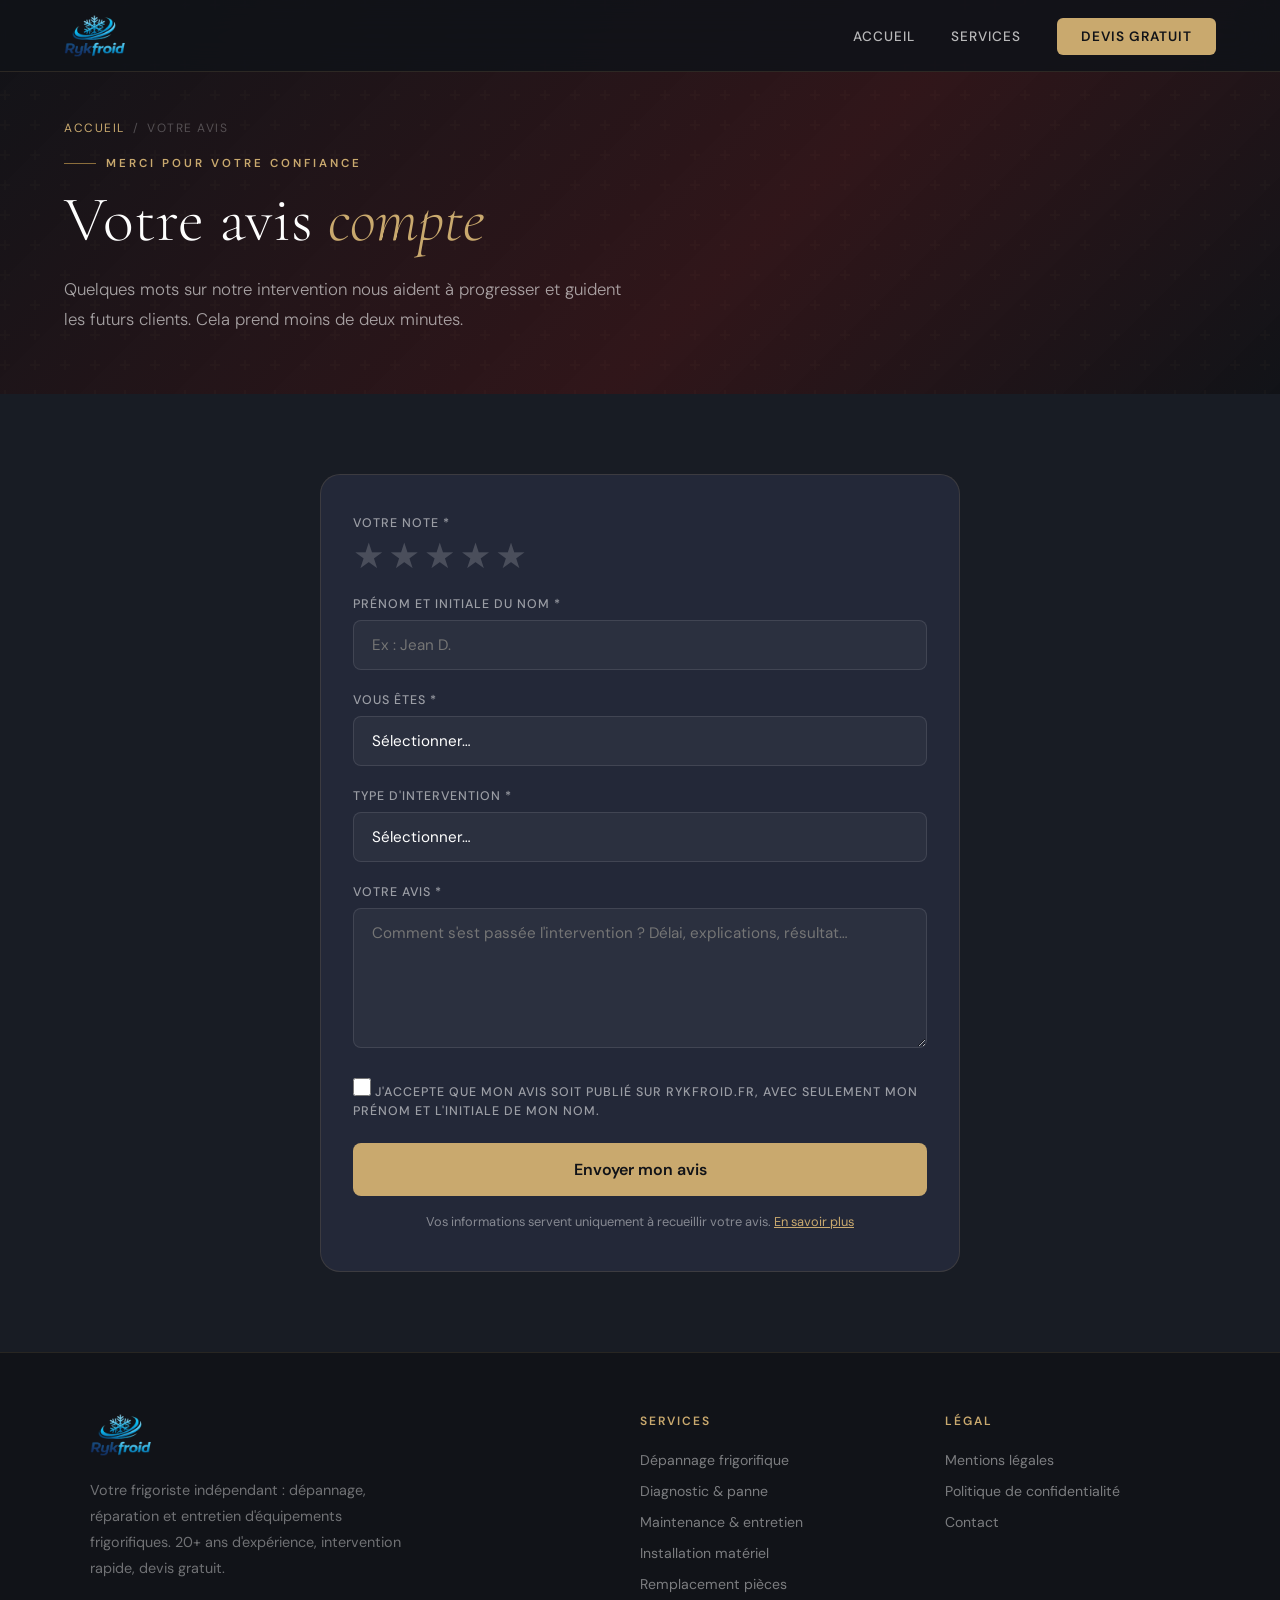
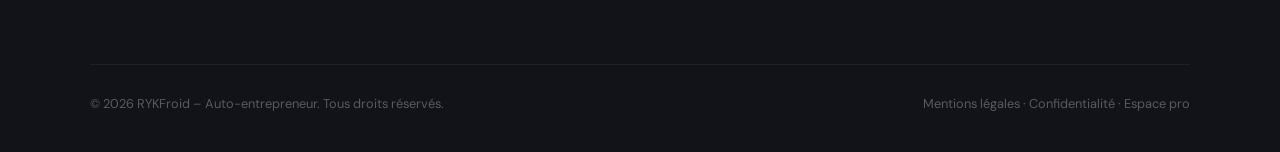
<file: avis.html>
<!DOCTYPE html>
<html lang="fr">
<head>
  <meta charset="UTF-8"/>
  <meta name="viewport" content="width=device-width, initial-scale=1.0"/>
  <title>Donnez votre avis | RYKFroid</title>
  <meta name="description" content="Partagez votre avis sur l'intervention RYKFroid."/>
  <meta name="robots" content="noindex, follow"/>
  <link rel="icon" type="image/png" href="logo.png"/>
  <link rel="apple-touch-icon" href="logo.png"/>
  <link rel="stylesheet" href="css.css"/>
  <style>
    .review-card {
      max-width: 640px; margin: 0 auto;
      background: var(--dark-card);
      border: 1px solid rgba(201,169,110,.15);
      border-radius: var(--radius-lg);
      padding: 40px 32px;
    }
    .form-group { margin-bottom: 22px; }
    .form-group > label, .form-legend {
      display: block; margin-bottom: 8px;
      font-size: .78rem; letter-spacing: 1px; text-transform: uppercase;
      color: rgba(255,255,255,.55); font-weight: 500;
    }
    .form-group input[type=text], .form-group select, .form-group textarea {
      width: 100%; padding: 14px 18px;
      background: rgba(255,255,255,.04);
      border: 1px solid rgba(255,255,255,.1); border-radius: 8px;
      color: white; font-family: var(--font-body); font-size: .95rem;
      -webkit-appearance: none;
    }
    .form-group input:focus, .form-group select:focus, .form-group textarea:focus {
      outline: none; border-color: var(--gold); box-shadow: 0 0 0 3px rgba(201,169,110,.1);
    }
    .form-group select option { background: var(--dark-card); }
    .form-group textarea { resize: vertical; min-height: 140px; }
    fieldset { border: 0; padding: 0; margin: 0; }

    /* Étoiles : les boutons radio sont inversés pour colorer les étoiles précédentes au survol */
    .stars-input { display: inline-flex; flex-direction: row-reverse; gap: 4px; }
    .stars-input input { position: absolute; opacity: 0; width: 1px; height: 1px; }
    .stars-input label {
      font-size: 2.2rem; line-height: 1; cursor: pointer;
      color: rgba(255,255,255,.18); transition: color .15s, transform .15s;
    }
    .stars-input label:hover,
    .stars-input label:hover ~ label,
    .stars-input input:checked ~ label { color: var(--gold); }
    .stars-input input:focus-visible + label { outline: 2px solid var(--gold); outline-offset: 2px; border-radius: 4px; }
    .stars-input label:active { transform: scale(.9); }

    .consent { display: flex; gap: 12px; align-items: flex-start; font-size: .9rem; color: rgba(255,255,255,.75); line-height: 1.5; cursor: pointer; }
    .consent input { margin-top: 3px; width: 18px; height: 18px; accent-color: var(--gold); flex-shrink: 0; }

    .form-submit {
      width: 100%; padding: 16px; border: none; border-radius: 8px; cursor: pointer;
      background: var(--gold); color: var(--charcoal);
      font-family: var(--font-body); font-size: 1rem; font-weight: 600;
      transition: background .3s;
    }
    .form-submit:hover { background: var(--gold-light); }
    .form-submit:disabled { opacity: .6; cursor: wait; }
    .form-note { margin-top: 16px; font-size: .8rem; color: rgba(255,255,255,.45); text-align: center; line-height: 1.5; }
    .form-note a { color: var(--gold); }
    .msg { display: none; text-align: center; padding: 20px; border-radius: 8px; margin-bottom: 16px; font-size: .95rem; }
    .msg-ok { background: rgba(74,222,128,.1); border: 1px solid rgba(74,222,128,.3); color: #4ade80; }
    .msg-err { background: rgba(239,68,68,.1); border: 1px solid rgba(239,68,68,.3); color: #f87171; }
    .hp { position: absolute; left: -9999px; }
    @media (max-width: 600px) { .review-card { padding: 28px 18px; } }
  </style>
  <link rel="stylesheet" href="extras.css"/>
</head>
<body>
<nav class="navbar" id="navbar">
  <a class="nav-logo" href="index.html" aria-label="Accueil RYKFroid">
    <img src="logo.png" alt="RYKFroid" class="logo-img" />
  </a>
  <ul class="nav-links" id="navLinks">
    <li><a href="index.html">Accueil</a></li>
    <li><a href="index.html#services">Services</a></li>
    <li><a href="index.html#contact" class="nav-cta">Devis gratuit</a></li>
  </ul>
  <button class="burger" id="burger" aria-label="Ouvrir le menu" aria-controls="navLinks" aria-expanded="false" type="button">
    <span></span><span></span><span></span>
  </button>
</nav>

<header class="page-hero">
  <div class="page-hero-bg"></div>
  <div class="page-hero-content">
    <nav class="page-breadcrumb" aria-label="Fil d'Ariane">
      <a href="index.html">Accueil</a>
      <span>/</span>
      <span>Votre avis</span>
    </nav>
    <div class="page-hero-label">Merci pour votre confiance</div>
    <h1>Votre avis <em>compte</em></h1>
    <p class="page-hero-sub">Quelques mots sur notre intervention nous aident à progresser et guident les futurs clients. Cela prend moins de deux minutes.</p>
  </div>
</header>

<section class="content-section dark-bg">
  <div class="content-wrapper">
    <div class="review-card">
      <div class="msg msg-ok" id="msgOk" role="status">
        Merci pour votre avis ! Il a bien été envoyé.
      </div>
      <div class="msg msg-err" id="msgErr" role="alert"></div>

      <form id="reviewForm" novalidate>
        <input type="hidden" name="_subject" value="Nouvel avis client – RYKFroid" />
        <input type="hidden" name="formulaire" value="Avis client" />
        <input type="text" name="_gotcha" class="hp" tabindex="-1" autocomplete="off" aria-hidden="true" />

        <fieldset class="form-group">
          <legend class="form-legend">Votre note *</legend>
          <div class="stars-input">
            <input type="radio" id="note5" name="note" value="5" required /><label for="note5" title="5 étoiles – Excellent">★</label>
            <input type="radio" id="note4" name="note" value="4" /><label for="note4" title="4 étoiles – Très bien">★</label>
            <input type="radio" id="note3" name="note" value="3" /><label for="note3" title="3 étoiles – Correct">★</label>
            <input type="radio" id="note2" name="note" value="2" /><label for="note2" title="2 étoiles – Décevant">★</label>
            <input type="radio" id="note1" name="note" value="1" /><label for="note1" title="1 étoile – Mauvais">★</label>
          </div>
        </fieldset>

        <div class="form-group">
          <label for="nom">Prénom et initiale du nom *</label>
          <input type="text" id="nom" name="nom" placeholder="Ex : Jean D." maxlength="60" required />
        </div>

        <div class="form-group">
          <label for="profil">Vous êtes *</label>
          <select id="profil" name="profil" required>
            <option value="">Sélectionner…</option>
            <option>Particulier</option>
            <option>Restaurateur</option>
            <option>Commerçant</option>
            <option>Autre professionnel</option>
          </select>
        </div>

        <div class="form-group">
          <label for="intervention">Type d'intervention *</label>
          <select id="intervention" name="intervention" required>
            <option value="">Sélectionner…</option>
            <option>Dépannage</option>
            <option>Diagnostic de panne</option>
            <option>Maintenance / entretien</option>
            <option>Installation</option>
            <option>Remplacement de pièces</option>
          </select>
        </div>

        <div class="form-group">
          <label for="commentaire">Votre avis *</label>
          <textarea id="commentaire" name="commentaire" maxlength="1500" placeholder="Comment s'est passée l'intervention ? Délai, explications, résultat…" required></textarea>
        </div>

        <div class="form-group">
          <label class="consent">
            <input type="checkbox" name="publication" value="Accepte la publication" />
            <span>J'accepte que mon avis soit publié sur rykfroid.fr, avec seulement mon prénom et l'initiale de mon nom.</span>
          </label>
        </div>

        <button type="submit" class="form-submit" id="submitBtn">Envoyer mon avis</button>
        <p class="form-note">
          Vos informations servent uniquement à recueillir votre avis.
          <a href="politique-confidentialite.html">En savoir plus</a>
        </p>
      </form>
    </div>
  </div>
</section>

<footer>
  <div class="footer-top">
    <div class="footer-brand">
      <div style="display:flex;align-items:center;gap:12px;margin-bottom:8px;">
        <a href="index.html"><img src="logo.png" alt="RYKFroid" style="height:44px;" /></a>
      </div>
      <p>Votre frigoriste indépendant : dépannage, réparation et entretien d'équipements frigorifiques. 20+ ans d'expérience, intervention rapide, devis gratuit.</p>
    </div>
    <div class="footer-col">
      <h5>Services</h5>
      <ul>
        <li><a href="depannage-frigorifique.html">Dépannage frigorifique</a></li>
        <li><a href="diagnostic-panne.html">Diagnostic &amp; panne</a></li>
        <li><a href="maintenance-entretien.html">Maintenance &amp; entretien</a></li>
        <li><a href="installation-materiel.html">Installation matériel</a></li>
        <li><a href="remplacement-pieces.html">Remplacement pièces</a></li>
      </ul>
    </div>
    <div class="footer-col">
      <h5>Légal</h5>
      <ul>
        <li><a href="mentions-legales.html">Mentions légales</a></li>
        <li><a href="politique-confidentialite.html">Politique de confidentialité</a></li>
        <li><a href="index.html#contact">Contact</a></li>
      </ul>
    </div>
  </div>
  <div class="footer-bottom">
    <p>© 2026 RYKFroid – Auto-entrepreneur. Tous droits réservés.</p>
    <p><a href="mentions-legales.html" style="color:rgba(255,255,255,.3);text-decoration:none;">Mentions légales</a> · <a href="politique-confidentialite.html" style="color:rgba(255,255,255,.3);text-decoration:none;">Confidentialité</a> · <a href="espace-pro.html" style="color:rgba(255,255,255,.3);text-decoration:none;">Espace pro</a></p>
  </div>
</footer>

<script src="config.js"></script>
<script>
  const navbar = document.getElementById('navbar');
  window.addEventListener('scroll', () => navbar.classList.toggle('scrolled', window.scrollY > 60));
  const burger = document.getElementById('burger');
  const navLinks = document.getElementById('navLinks');
  burger.addEventListener('click', () => burger.setAttribute('aria-expanded', navLinks.classList.toggle('open')));
  navLinks.querySelectorAll('a').forEach(a => a.addEventListener('click', () => {
    navLinks.classList.remove('open');
    burger.setAttribute('aria-expanded', 'false');
  }));

  // Pré-remplit le type d'intervention si le lien reçu par e-mail le précise (?intervention=Dépannage)
  const preset = new URLSearchParams(location.search).get('intervention');
  if (preset) {
    const select = document.getElementById('intervention');
    if ([...select.options].some(o => o.value === preset)) select.value = preset;
  }

  const form = document.getElementById('reviewForm');
  const msgOk = document.getElementById('msgOk');
  const msgErr = document.getElementById('msgErr');
  const submitBtn = document.getElementById('submitBtn');

  form.addEventListener('submit', async e => {
    e.preventDefault();
    msgOk.style.display = 'none';
    msgErr.style.display = 'none';

    if (!form.checkValidity()) {
      if (!form.querySelector('input[name=note]:checked')) {
        msgErr.textContent = 'Merci de choisir une note de 1 à 5 étoiles.';
        msgErr.style.display = 'block';
        msgErr.scrollIntoView({ behavior: 'smooth', block: 'center' });
      }
      form.reportValidity();
      return;
    }

    submitBtn.disabled = true;
    submitBtn.textContent = 'Envoi en cours...';
    try {
      // Envoi en parallèle : e-mail (Formspree) + base de données (Google Sheet de l'espace pro)
      const formData = new FormData(form);
      const [mail, db] = await Promise.allSettled([
        fetch('https://formspree.io/f/xkoyjqpj', {
          method: 'POST',
          body: formData,
          headers: { 'Accept': 'application/json' }
        }).then(r => r.ok),
        window.RYK_API
          ? fetch(window.RYK_API, {
              method: 'POST',
              body: JSON.stringify({ action: 'avis', ...Object.fromEntries(formData) })
            }).then(r => r.json()).then(j => j.ok)
          : Promise.resolve(false)
      ]);
      if ((mail.status === 'fulfilled' && mail.value) || (db.status === 'fulfilled' && db.value)) {
        form.style.display = 'none';
        msgOk.style.display = 'block';
        msgOk.scrollIntoView({ behavior: 'smooth', block: 'center' });
      } else {
        msgErr.textContent = "Erreur lors de l'envoi. Veuillez réessayer.";
        msgErr.style.display = 'block';
      }
    } catch (err) {
      msgErr.textContent = "Impossible d'envoyer votre avis. Vérifiez votre connexion.";
      msgErr.style.display = 'block';
    }
    submitBtn.disabled = false;
    submitBtn.textContent = 'Envoyer mon avis';
  });
</script>
<script src="extras.js" defer></script>
</body>
</html>
</file>
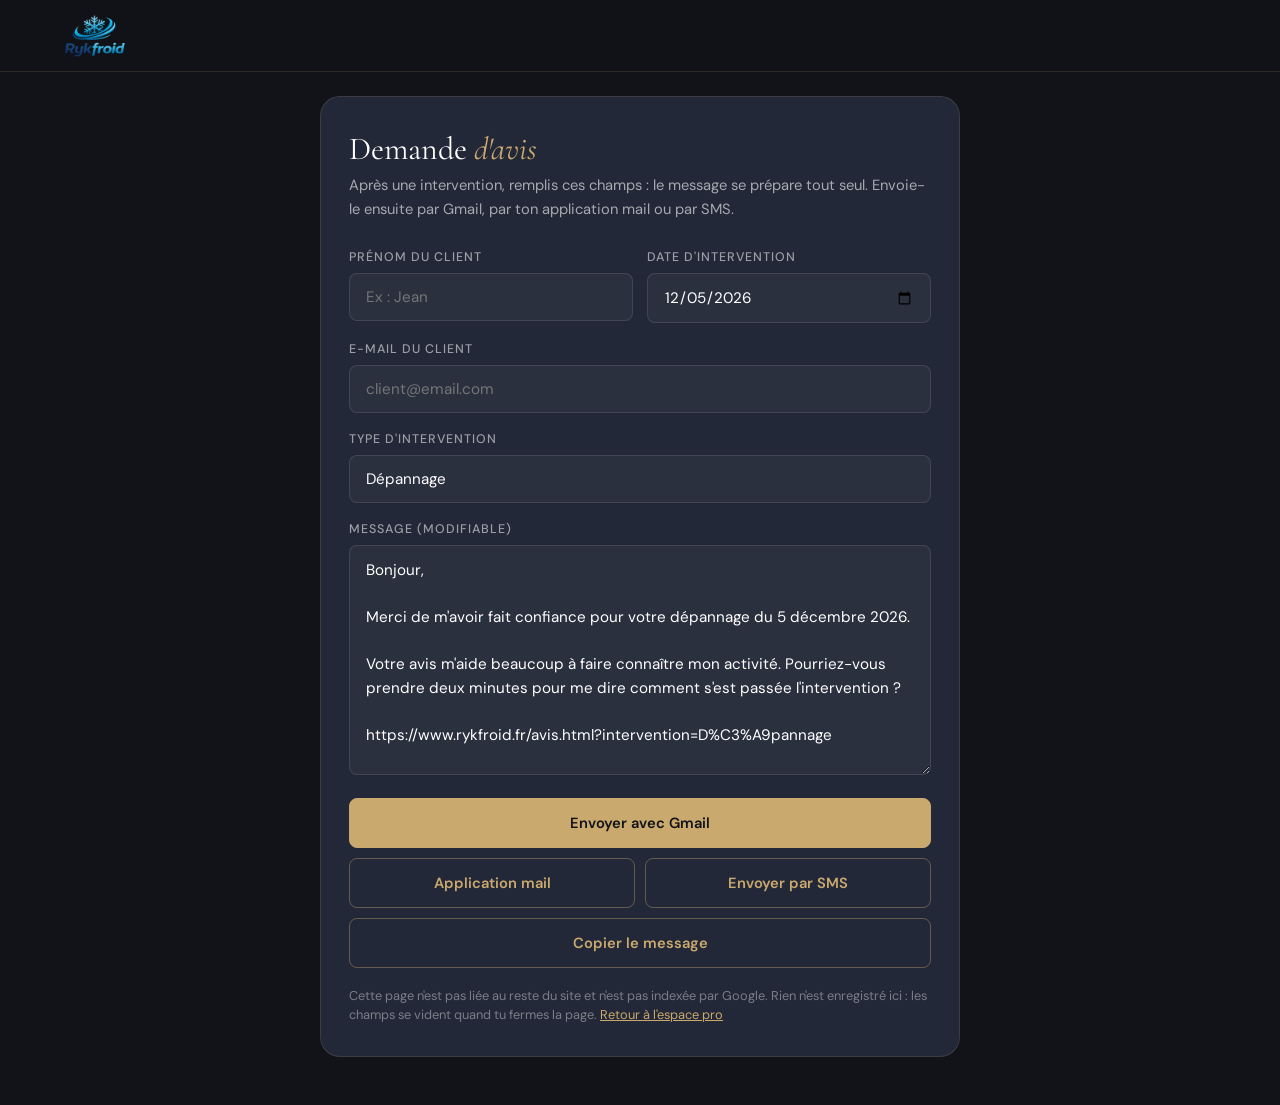
<file: demande-avis.html>
<!DOCTYPE html>
<html lang="fr">
<head>
  <meta charset="UTF-8"/>
  <meta name="viewport" content="width=device-width, initial-scale=1.0"/>
  <title>Demande d'avis | RYKFroid</title>
  <meta name="robots" content="noindex, nofollow"/>
  <link rel="icon" type="image/png" href="logo.png"/>
  <link rel="apple-touch-icon" href="logo.png"/>
  <link rel="stylesheet" href="css.css"/>
  <style>
    body { padding: 96px 16px 48px; }
    .tool {
      max-width: 640px; margin: 0 auto;
      background: var(--dark-card);
      border: 1px solid rgba(201,169,110,.15);
      border-radius: var(--radius-lg);
      padding: 32px 28px;
    }
    .tool h1 { font-family: var(--font-display); font-weight: 400; font-size: 2rem; margin-bottom: 6px; }
    .tool h1 em { color: var(--gold); }
    .intro { color: rgba(255,255,255,.6); font-size: .92rem; line-height: 1.6; margin-bottom: 28px; }
    .form-group { margin-bottom: 18px; }
    .form-group label {
      display: block; margin-bottom: 8px;
      font-size: .78rem; letter-spacing: 1px; text-transform: uppercase;
      color: rgba(255,255,255,.55); font-weight: 500;
    }
    .form-group input, .form-group select, .form-group textarea {
      width: 100%; padding: 13px 16px;
      background: rgba(255,255,255,.04);
      border: 1px solid rgba(255,255,255,.1); border-radius: 8px;
      color: white; font-family: var(--font-body); font-size: .95rem;
      -webkit-appearance: none;
    }
    .form-group input:focus, .form-group select:focus, .form-group textarea:focus {
      outline: none; border-color: var(--gold); box-shadow: 0 0 0 3px rgba(201,169,110,.1);
    }
    .form-group select option { background: var(--dark-card); }
    .form-group textarea { resize: vertical; min-height: 230px; line-height: 1.55; }
    .row { display: grid; grid-template-columns: 1fr 1fr; gap: 14px; }
    .actions { display: grid; grid-template-columns: 1fr 1fr; gap: 10px; margin-top: 8px; }
    .actions button {
      padding: 14px 10px; border-radius: 8px; cursor: pointer;
      font-family: var(--font-body); font-size: .92rem; font-weight: 600;
      border: 1px solid rgba(201,169,110,.4); background: transparent; color: var(--gold);
      transition: background .2s, color .2s;
    }
    .actions button:hover { background: rgba(201,169,110,.1); }
    .actions .main { background: var(--gold); color: var(--charcoal); border-color: var(--gold); grid-column: 1 / -1; }
    .actions .main:hover { background: var(--gold-light); }
    .hint { margin-top: 18px; font-size: .8rem; color: rgba(255,255,255,.4); line-height: 1.5; }
    .toast {
      position: fixed; left: 50%; bottom: 24px; transform: translateX(-50%);
      background: var(--gold); color: var(--charcoal); font-weight: 600; font-size: .9rem;
      padding: 10px 18px; border-radius: 999px; opacity: 0; transition: opacity .25s; pointer-events: none;
    }
    .toast.show { opacity: 1; }
    @media (max-width: 520px) {
      .row, .actions { grid-template-columns: 1fr; }
      .tool { padding: 24px 18px; }
    }
  </style>
</head>
<body>
<nav class="navbar" id="navbar">
  <a class="nav-logo" href="index.html" aria-label="Accueil RYKFroid">
    <img src="logo.png" alt="RYKFroid" class="logo-img" />
  </a>
</nav>

<main class="tool">
  <h1>Demande <em>d'avis</em></h1>
  <p class="intro">Après une intervention, remplis ces champs : le message se prépare tout seul. Envoie-le ensuite par Gmail, par ton application mail ou par SMS.</p>

  <div class="row">
    <div class="form-group">
      <label for="prenom">Prénom du client</label>
      <input type="text" id="prenom" placeholder="Ex : Jean" autocomplete="off" />
    </div>
    <div class="form-group">
      <label for="date">Date d'intervention</label>
      <input type="date" id="date" />
    </div>
  </div>

  <div class="form-group">
    <label for="email">E-mail du client</label>
    <input type="email" id="email" placeholder="client@email.com" autocomplete="off" />
  </div>

  <div class="form-group">
    <label for="intervention">Type d'intervention</label>
    <select id="intervention">
      <option>Dépannage</option>
      <option>Diagnostic de panne</option>
      <option>Maintenance / entretien</option>
      <option>Installation</option>
      <option>Remplacement de pièces</option>
    </select>
  </div>

  <div class="form-group">
    <label for="message">Message (modifiable)</label>
    <textarea id="message"></textarea>
  </div>

  <div class="actions">
    <button type="button" class="main" id="btnGmail">Envoyer avec Gmail</button>
    <button type="button" id="btnMail">Application mail</button>
    <button type="button" id="btnSms">Envoyer par SMS</button>
    <button type="button" id="btnCopy" style="grid-column:1 / -1">Copier le message</button>
  </div>

  <p class="hint">Cette page n'est pas liée au reste du site et n'est pas indexée par Google. Rien n'est enregistré ici : les champs se vident quand tu fermes la page.
    <a href="espace-pro.html" style="color:var(--gold);">Retour à l'espace pro</a></p>
</main>

<div class="toast" id="toast" role="status"></div>

<script>
  const SITE = 'https://www.rykfroid.fr/avis.html';
  const $ = id => document.getElementById(id);
  const fields = ['prenom', 'date', 'intervention'];
  let edited = false;

  $('date').valueAsDate = new Date();

  // Client choisi depuis l'espace pro
  let smsTo = '';
  try {
    const prefill = JSON.parse(sessionStorage.getItem('ryk_prefill') || 'null');
    sessionStorage.removeItem('ryk_prefill');
    if (prefill) {
      $('prenom').value = prefill.prenom || '';
      $('email').value = prefill.email || '';
      smsTo = (prefill.telephone || '').replace(/[^\d+]/g, '');
    }
  } catch (e) {}

  function reviewLink() {
    return SITE + '?intervention=' + encodeURIComponent($('intervention').value);
  }

  function formatDate(value) {
    if (!value) return '';
    const [y, m, d] = value.split('-').map(Number);
    return new Date(y, m - 1, d).toLocaleDateString('fr-FR', { day: 'numeric', month: 'long', year: 'numeric' });
  }

  function buildMessage() {
    const prenom = $('prenom').value.trim();
    const date = formatDate($('date').value);
    const type = $('intervention').value.toLowerCase();
    return (prenom ? `Bonjour ${prenom},` : 'Bonjour,') + '\n\n'
      + `Merci de m'avoir fait confiance pour votre ${type}${date ? ' du ' + date : ''}.\n\n`
      + "Votre avis m'aide beaucoup à faire connaître mon activité. Pourriez-vous prendre deux minutes pour me dire comment s'est passée l'intervention ?\n\n"
      + reviewLink() + '\n\n'
      + "Si quelque chose n'allait pas, n'hésitez pas à me le dire directement en répondant à ce message.\n\n"
      + 'Merci beaucoup et à bientôt,\n'
      + "M'hend – RYKFroid\n"
      + '06 52 59 79 41';
  }

  function refresh() { if (!edited) $('message').value = buildMessage(); }
  fields.forEach(id => $(id).addEventListener('input', refresh));
  $('message').addEventListener('input', () => { edited = true; });
  refresh();

  const SUBJECT = 'Votre avis sur notre intervention – RYKFroid';

  function toast(text) {
    const t = $('toast');
    t.textContent = text;
    t.classList.add('show');
    setTimeout(() => t.classList.remove('show'), 2200);
  }

  function needEmail() {
    const email = $('email');
    if (!email.value.trim() || !email.checkValidity()) {
      email.focus();
      toast("Indique d'abord un e-mail valide");
      return null;
    }
    return email.value.trim();
  }

  $('btnGmail').addEventListener('click', () => {
    const to = needEmail(); if (!to) return;
    const url = 'https://mail.google.com/mail/?view=cm&fs=1'
      + '&to=' + encodeURIComponent(to)
      + '&su=' + encodeURIComponent(SUBJECT)
      + '&body=' + encodeURIComponent($('message').value);
    window.open(url, '_blank', 'noopener');
  });

  $('btnMail').addEventListener('click', () => {
    const to = needEmail(); if (!to) return;
    location.href = 'mailto:' + encodeURIComponent(to)
      + '?subject=' + encodeURIComponent(SUBJECT)
      + '&body=' + encodeURIComponent($('message').value);
  });

  $('btnSms').addEventListener('click', () => {
    location.href = 'sms:' + smsTo + '?&body=' + encodeURIComponent($('message').value);
  });

  $('btnCopy').addEventListener('click', async () => {
    try {
      await navigator.clipboard.writeText($('message').value);
      toast('Message copié');
    } catch (e) {
      $('message').select();
      toast('Sélectionné : fais Ctrl + C');
    }
  });
</script>
</body>
</html>
</file>
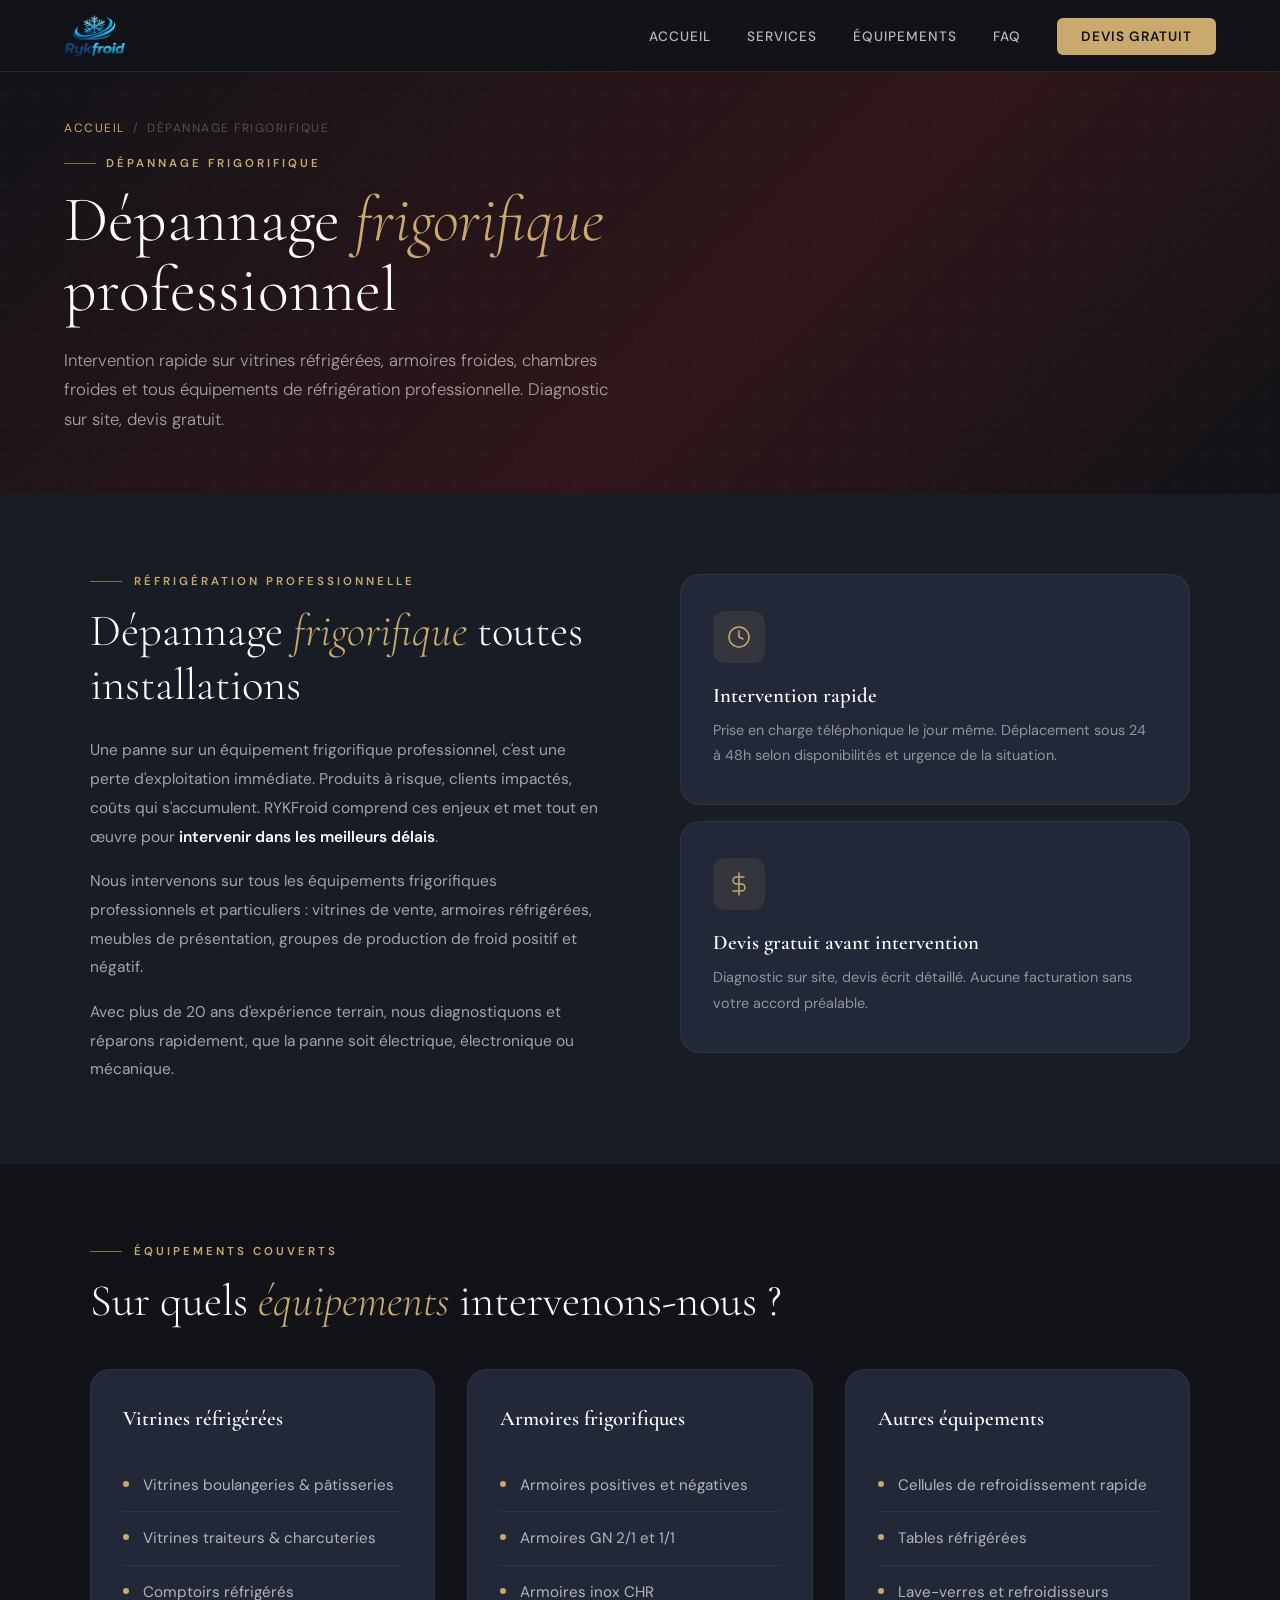
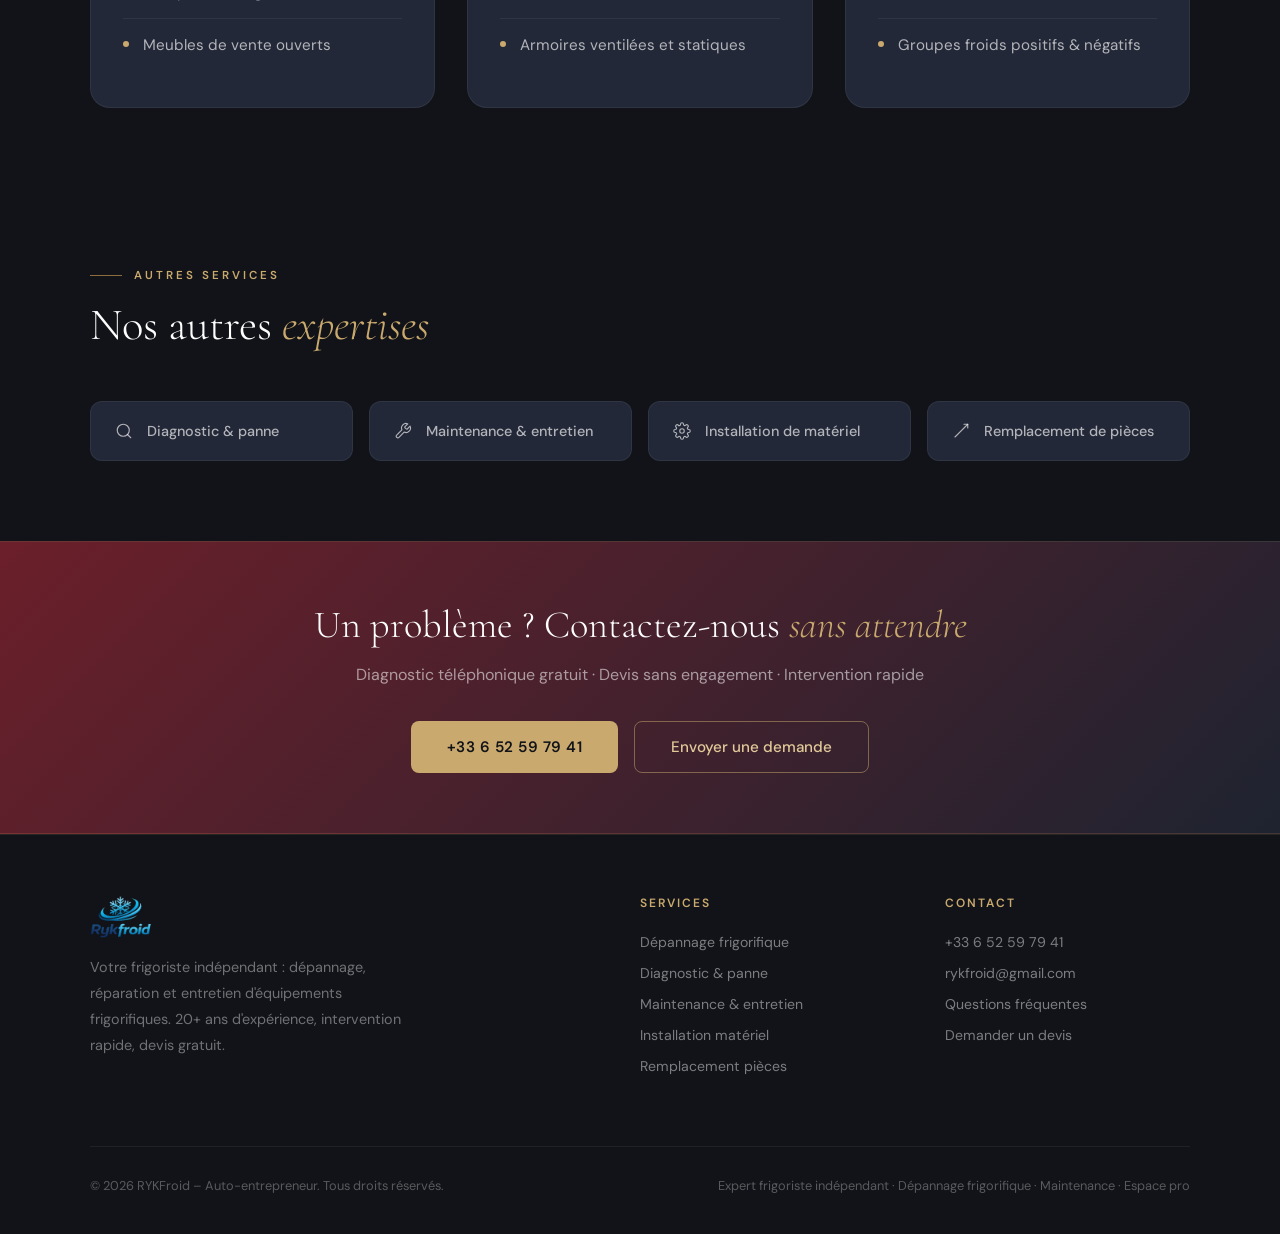
<file: depannage-frigorifique.html>
<!DOCTYPE html>
<html lang="fr">
<head>
  <meta charset="UTF-8"/>
  <meta name="viewport" content="width=device-width, initial-scale=1.0"/>
  <title>Dépannage frigorifique professionnel | RYKFroid</title>  
  <meta name="description" content="Dépannage rapide de vitrines réfrigérées, armoires froides, chambres froides et groupes froids. Frigoriste indépendant, devis gratuit."/>  <meta name="robots" content="index, follow"/>
  <link rel="canonical" href="https://www.rykfroid.fr/depannage-frigorifique.html"/>
  <link rel="stylesheet" href="css.css"/>
  <link rel="icon" type="image/png" href="logo.png"/>
  <link rel="apple-touch-icon" href="logo.png"/>
  <link rel="stylesheet" href="extras.css"/>
</head>
<body>
<nav class="navbar" id="navbar">
  <a class="nav-logo" href="index.html" aria-label="Accueil RYKFroid">
    <img src="logo.png" alt="RYKFroid" class="logo-img" />
  </a>

  <ul class="nav-links" id="navLinks">
    <li><a href="index.html">Accueil</a></li>
    <li><a href="index.html#services">Services</a></li>
    <li><a href="index.html#equipements">Équipements</a></li>
    <li><a href="index.html#faq">FAQ</a></li>
    <li><a href="index.html#contact" class="nav-cta">Devis gratuit</a></li>
  </ul>

  <button class="burger" id="burger" aria-label="Ouvrir le menu" type="button">
    <span></span><span></span><span></span>
  </button>
</nav>

<header class="page-hero">
  <div class="page-hero-bg"></div>
  <div class="page-hero-content">
    <nav class="page-breadcrumb" aria-label="Fil d'Ariane">
      <a href="index.html">Accueil</a>
      <span>/</span>
      <span>Dépannage frigorifique</span>
    </nav>
    <div class="page-hero-label">Dépannage frigorifique</div>
    <h1>Dépannage <em>frigorifique</em><br>professionnel</h1>
    <p class="page-hero-sub">Intervention rapide sur vitrines réfrigérées, armoires froides, chambres froides et tous équipements de réfrigération professionnelle. Diagnostic sur site, devis gratuit.</p>
  </div>
</header>


<section class="content-section dark-bg">
  <div class="content-wrapper">
    <div class="content-grid reveal">
      <div>
        <div class="section-label">Réfrigération professionnelle</div>
        <h2 class="section-title">Dépannage <em>frigorifique</em> toutes installations</h2>
        <p class="body-text">Une panne sur un équipement frigorifique professionnel, c'est une perte d'exploitation immédiate. Produits à risque, clients impactés, coûts qui s'accumulent. RYKFroid comprend ces enjeux et met tout en œuvre pour <strong>intervenir dans les meilleurs délais</strong>.</p>
        <p class="body-text">Nous intervenons sur tous les équipements frigorifiques professionnels et particuliers : vitrines de vente, armoires réfrigérées, meubles de présentation, groupes de production de froid positif et négatif.</p>
        <p class="body-text">Avec plus de 20 ans d'expérience terrain, nous diagnostiquons et réparons rapidement, que la panne soit électrique, électronique ou mécanique.</p>
      </div>
      <div>
        <div class="info-card" style="margin-bottom:16px;">
          <div class="info-card-icon">
            <svg width="24" height="24" viewBox="0 0 24 24" fill="none" stroke="var(--gold)" stroke-width="1.5" stroke-linecap="round" stroke-linejoin="round"><circle cx="12" cy="12" r="10"/><polyline points="12 6 12 12 16 14"/></svg>
          </div>
          <h3>Intervention rapide</h3>
          <p>Prise en charge téléphonique le jour même. Déplacement sous 24 à 48h selon disponibilités et urgence de la situation.</p>
        </div>
        <div class="info-card">
          <div class="info-card-icon">
            <svg width="24" height="24" viewBox="0 0 24 24" fill="none" stroke="var(--gold)" stroke-width="1.5" stroke-linecap="round" stroke-linejoin="round"><line x1="12" y1="1" x2="12" y2="23"/><path d="M17 5H9.5a3.5 3.5 0 0 0 0 7h5a3.5 3.5 0 0 1 0 7H6"/></svg>
          </div>
          <h3>Devis gratuit avant intervention</h3>
          <p>Diagnostic sur site, devis écrit détaillé. Aucune facturation sans votre accord préalable.</p>
        </div>
      </div>
    </div>
  </div>
</section>

<section class="content-section">
  <div class="content-wrapper reveal">
    <div class="section-label">Équipements couverts</div>
    <h2 class="section-title">Sur quels <em>équipements</em> intervenons-nous ?</h2>
    <div class="content-grid three" style="margin-top:40px;">
      <div class="info-card">
        <h3>Vitrines réfrigérées</h3>
        <ul class="feature-list">
          <li>Vitrines boulangeries &amp; pâtisseries</li>
          <li>Vitrines traiteurs &amp; charcuteries</li>
          <li>Comptoirs réfrigérés</li>
          <li>Meubles de vente ouverts</li>
        </ul>
      </div>
      <div class="info-card">
        <h3>Armoires frigorifiques</h3>
        <ul class="feature-list">
          <li>Armoires positives et négatives</li>
          <li>Armoires GN 2/1 et 1/1</li>
          <li>Armoires inox CHR</li>
          <li>Armoires ventilées et statiques</li>
        </ul>
      </div>
      <div class="info-card">
        <h3>Autres équipements</h3>
        <ul class="feature-list">
          <li>Cellules de refroidissement rapide</li>
          <li>Tables réfrigérées</li>
          <li>Lave-verres et refroidisseurs</li>
          <li>Groupes froids positifs &amp; négatifs</li>
        </ul>
      </div>
    </div>
  </div>
</section>


<section class="other-services">
  <div class="content-wrapper">
    <div class="section-label">Autres services</div>
    <h2 class="section-title">Nos autres <em>expertises</em></h2>
  </div>
  <div class="other-services-grid">
<a href="diagnostic-panne.html" class="other-service-link"><svg width="18" height="18" viewBox="0 0 24 24" fill="none" stroke="currentColor" stroke-width="1.5" stroke-linecap="round" stroke-linejoin="round"><circle cx="11" cy="11" r="8"/><line x1="21" y1="21" x2="16.65" y2="16.65"/></svg> Diagnostic & panne</a>
<a href="maintenance-entretien.html" class="other-service-link"><svg width="18" height="18" viewBox="0 0 24 24" fill="none" stroke="currentColor" stroke-width="1.5" stroke-linecap="round" stroke-linejoin="round"><path d="M14.7 6.3a1 1 0 0 0 0 1.4l1.6 1.6a1 1 0 0 0 1.4 0l3.77-3.77a6 6 0 0 1-7.94 7.94l-6.91 6.91a2.12 2.12 0 0 1-3-3l6.91-6.91a6 6 0 0 1 7.94-7.94l-3.76 3.76z"/></svg> Maintenance & entretien</a>
<a href="installation-materiel.html" class="other-service-link"><svg width="18" height="18" viewBox="0 0 24 24" fill="none" stroke="currentColor" stroke-width="1.5" stroke-linecap="round" stroke-linejoin="round"><circle cx="12" cy="12" r="3"/><path d="M19.4 15a1.65 1.65 0 0 0 .33 1.82l.06.06a2 2 0 0 1-2.83 2.83l-.06-.06a1.65 1.65 0 0 0-1.82-.33 1.65 1.65 0 0 0-1 1.51V21a2 2 0 0 1-4 0v-.09A1.65 1.65 0 0 0 9 19.4a1.65 1.65 0 0 0-1.82.33l-.06.06a2 2 0 0 1-2.83-2.83l.06-.06A1.65 1.65 0 0 0 4.68 15a1.65 1.65 0 0 0-1.51-1H3a2 2 0 0 1 0-4h.09A1.65 1.65 0 0 0 4.6 9a1.65 1.65 0 0 0-.33-1.82l-.06-.06a2 2 0 0 1 2.83-2.83l.06.06A1.65 1.65 0 0 0 9 4.68a1.65 1.65 0 0 0 1-1.51V3a2 2 0 0 1 4 0v.09a1.65 1.65 0 0 0 1 1.51 1.65 1.65 0 0 0 1.82-.33l.06-.06a2 2 0 0 1 2.83 2.83l-.06.06A1.65 1.65 0 0 0 19.4 9a1.65 1.65 0 0 0 1.51 1H21a2 2 0 0 1 0 4h-.09a1.65 1.65 0 0 0-1.51 1z"/></svg> Installation de matériel</a>
<a href="remplacement-pieces.html" class="other-service-link"><svg width="18" height="18" viewBox="0 0 24 24" fill="none" stroke="currentColor" stroke-width="1.5" stroke-linecap="round" stroke-linejoin="round"><polyline points="16 3 21 3 21 8"/><line x1="4" y1="20" x2="21" y2="3"/></svg> Remplacement de pièces</a>

  </div>
</section>

<div class="cta-band">
  <div class="content-wrapper">
    <h2>Un problème ? Contactez-nous <em>sans attendre</em></h2>
    <p>Diagnostic téléphonique gratuit · Devis sans engagement · Intervention rapide</p>
    <div class="cta-actions">
      <a href="tel:+33652597941" class="btn-primary">+33 6 52 59 79 41</a>
      <a href="index.html#contact" class="btn-outline">Envoyer une demande</a>
    </div>
  </div>
</div>

<footer>
  <div class="footer-top">
    <div class="footer-brand">
      <div style="display:flex;align-items:center;gap:12px;margin-bottom:8px;">
        <div><a class="nav-logo" href="index.html">
  <img src="logo.png" alt="RYKFroid" style="height:44px;" />
</a></div>
      </div>
      <p>Votre frigoriste indépendant : dépannage, réparation et entretien d'équipements frigorifiques. 20+ ans d'expérience, intervention rapide, devis gratuit.</p>
    </div>
    <div class="footer-col">
      <h5>Services</h5>
      <ul>
        <li><a href="depannage-frigorifique.html">Dépannage frigorifique</a></li>
        <li><a href="diagnostic-panne.html">Diagnostic &amp; panne</a></li>
        <li><a href="maintenance-entretien.html">Maintenance &amp; entretien</a></li>
        <li><a href="installation-materiel.html">Installation matériel</a></li>
        <li><a href="remplacement-pieces.html">Remplacement pièces</a></li>
      </ul>
    </div>
    <div class="footer-col">
      <h5>Contact</h5>
      <ul>
        <li><a href="tel:+33652597941">+33 6 52 59 79 41</a></li>
        <li><a href="mailto:rykfroid@gmail.com">rykfroid@gmail.com</a></li>
        <li><a href="index.html#faq">Questions fréquentes</a></li>
        <li><a href="index.html#contact">Demander un devis</a></li>
      </ul>
    </div>
  </div>
  <div class="footer-bottom">
    <p>© 2026 RYKFroid – Auto-entrepreneur. Tous droits réservés.</p>
    <p>Expert frigoriste indépendant · Dépannage frigorifique · Maintenance · <a href="espace-pro.html" style="color:rgba(255,255,255,.3);text-decoration:none;">Espace pro</a></p>
  </div>
</footer>
<script>
  const navbar = document.getElementById('navbar');
  window.addEventListener('scroll', () => navbar.classList.toggle('scrolled', window.scrollY > 60));
  const burger = document.getElementById('burger');
  const navLinks = document.getElementById('navLinks');
  burger.setAttribute('aria-controls', 'navLinks');
  burger.setAttribute('aria-expanded', 'false');
  new MutationObserver(() => burger.setAttribute('aria-expanded', navLinks.classList.contains('open')))
    .observe(navLinks, { attributes: true, attributeFilter: ['class'] });
  burger.addEventListener('click', () => navLinks.classList.toggle('open'));
  navLinks.querySelectorAll('a').forEach(a => a.addEventListener('click', () => navLinks.classList.remove('open')));
  const observer = new IntersectionObserver(entries => {
    entries.forEach(e => { if (e.isIntersecting) { e.target.classList.add('visible'); observer.unobserve(e.target); } });
  }, { threshold: 0.08 });
  document.querySelectorAll('.reveal').forEach(el => observer.observe(el));
</script>
<script src="extras.js" defer></script>
</body>
</html>
</file>
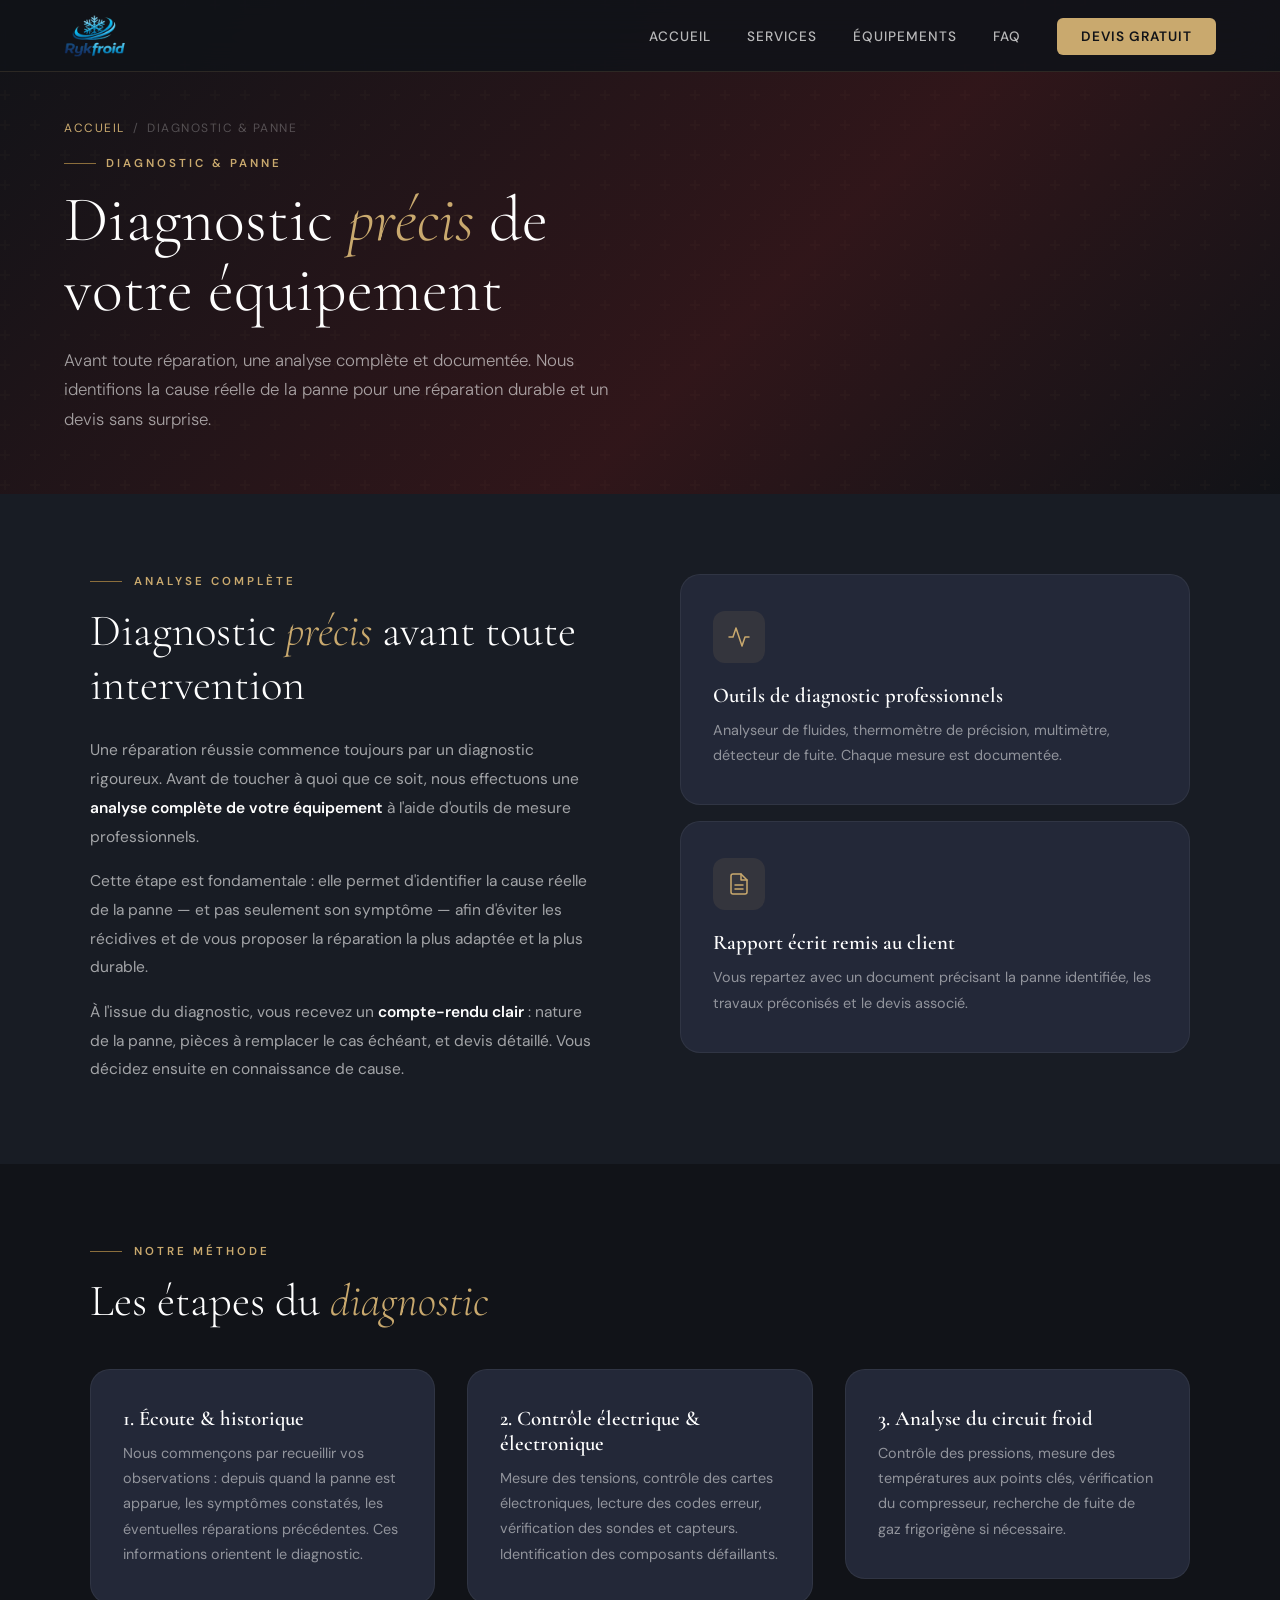
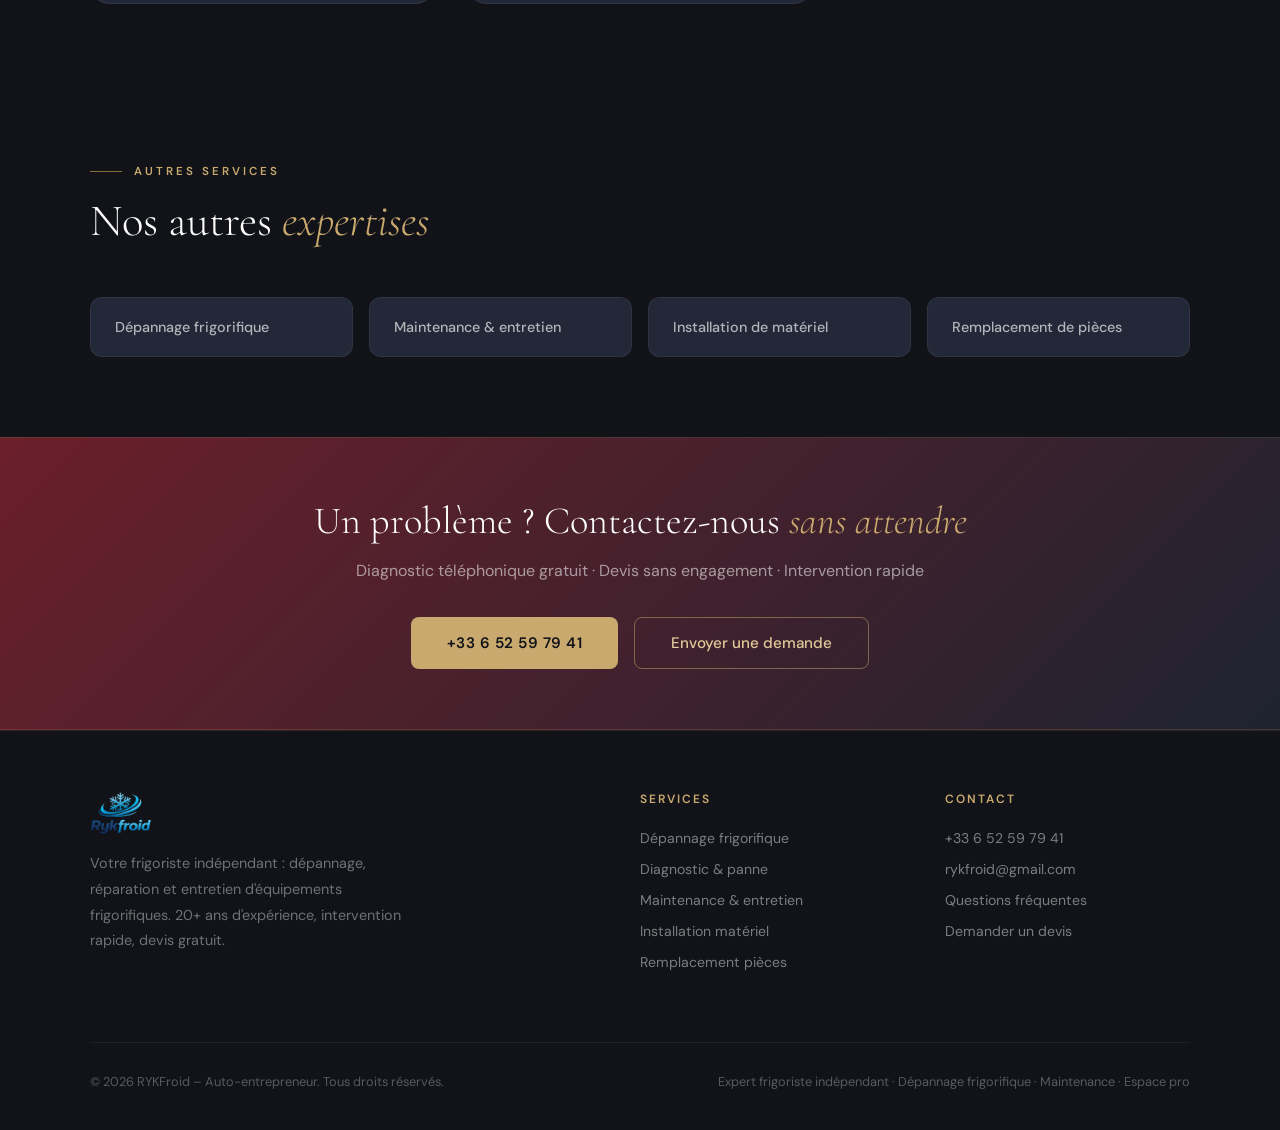
<file: diagnostic-panne.html>
<!DOCTYPE html>
<html lang="fr">
<head>
  <meta charset="UTF-8"/>
  <meta name="viewport" content="width=device-width, initial-scale=1.0"/>

  <title>Diagnostic frigorifique & recherche de panne | RYKFroid</title>

  <meta name="description" content="Diagnostic d'équipements frigorifiques : contrôle électrique, électronique et circuit froid. Recherche de panne précise et devis gratuit."/>

  <meta name="robots" content="index, follow"/>

  <link rel="canonical" href="https://www.rykfroid.fr/diagnostic-panne.html"/>

  <link rel="stylesheet" href="css.css"/>
  <link rel="icon" type="image/png" href="logo.png"/>
  <link rel="apple-touch-icon" href="logo.png"/>
  <link rel="stylesheet" href="extras.css"/>
</head>

<body>

<nav class="navbar" id="navbar">
  <a class="nav-logo" href="index.html" aria-label="Accueil RYKFroid">
    <img src="logo.png" alt="RYKFroid" class="logo-img" />
  </a>

  <ul class="nav-links" id="navLinks">
    <li><a href="index.html">Accueil</a></li>
    <li><a href="index.html#services">Services</a></li>
    <li><a href="index.html#equipements">Équipements</a></li>
    <li><a href="index.html#faq">FAQ</a></li>
    <li><a href="index.html#contact" class="nav-cta">Devis gratuit</a></li>
  </ul>

  <button class="burger" id="burger" aria-label="Ouvrir le menu" type="button">
    <span></span><span></span><span></span>
  </button>
</nav>

<header class="page-hero">
  <div class="page-hero-bg"></div>

  <div class="page-hero-content">

    <nav class="page-breadcrumb" aria-label="Fil d'Ariane">
      <a href="index.html">Accueil</a>
      <span>/</span>
      <span>Diagnostic & panne</span>
    </nav>

    <div class="page-hero-label">
      Diagnostic & panne
    </div>

    <h1>
      Diagnostic <em>précis</em> de<br>
      votre équipement
    </h1>

    <p class="page-hero-sub">
      Avant toute réparation, une analyse complète et documentée. Nous identifions la cause réelle de la panne pour une réparation durable et un devis sans surprise.
    </p>

  </div>
</header>


<section class="content-section dark-bg">
  <div class="content-wrapper">

    <div class="content-grid reveal">

      <div>

        <div class="section-label">
          Analyse complète
        </div>

        <h2 class="section-title">
          Diagnostic <em>précis</em> avant toute intervention
        </h2>

        <p class="body-text">
          Une réparation réussie commence toujours par un diagnostic rigoureux. Avant de toucher à quoi que ce soit, nous effectuons une <strong>analyse complète de votre équipement</strong> à l'aide d'outils de mesure professionnels.
        </p>

        <p class="body-text">
          Cette étape est fondamentale : elle permet d'identifier la cause réelle de la panne — et pas seulement son symptôme — afin d'éviter les récidives et de vous proposer la réparation la plus adaptée et la plus durable.
        </p>

        <p class="body-text">
          À l'issue du diagnostic, vous recevez un <strong>compte-rendu clair</strong> : nature de la panne, pièces à remplacer le cas échéant, et devis détaillé. Vous décidez ensuite en connaissance de cause.
        </p>

      </div>

      <div>

        <div class="info-card" style="margin-bottom:16px;">

          <div class="info-card-icon">
            <svg width="24" height="24" viewBox="0 0 24 24" fill="none" stroke="var(--gold)" stroke-width="1.5" stroke-linecap="round" stroke-linejoin="round">
              <polyline points="22 12 18 12 15 21 9 3 6 12 2 12"/>
            </svg>
          </div>

          <h3>Outils de diagnostic professionnels</h3>

          <p>
            Analyseur de fluides, thermomètre de précision, multimètre, détecteur de fuite. Chaque mesure est documentée.
          </p>

        </div>

        <div class="info-card">

          <div class="info-card-icon">
            <svg width="24" height="24" viewBox="0 0 24 24" fill="none" stroke="var(--gold)" stroke-width="1.5" stroke-linecap="round" stroke-linejoin="round">
              <path d="M14 2H6a2 2 0 0 0-2 2v16a2 2 0 0 0 2 2h12a2 2 0 0 0 2-2V8z"/>
              <polyline points="14 2 14 8 20 8"/>
              <line x1="16" y1="13" x2="8" y2="13"/>
              <line x1="16" y1="17" x2="8" y2="17"/>
            </svg>
          </div>

          <h3>Rapport écrit remis au client</h3>

          <p>
            Vous repartez avec un document précisant la panne identifiée, les travaux préconisés et le devis associé.
          </p>

        </div>

      </div>

    </div>

  </div>
</section>

<section class="content-section">

  <div class="content-wrapper reveal">

    <div class="section-label">
      Notre méthode
    </div>

    <h2 class="section-title">
      Les étapes du <em>diagnostic</em>
    </h2>

    <div class="content-grid three" style="margin-top:40px;">

      <div class="info-card">

        <h3>1. Écoute & historique</h3>

        <p>
          Nous commençons par recueillir vos observations : depuis quand la panne est apparue, les symptômes constatés, les éventuelles réparations précédentes. Ces informations orientent le diagnostic.
        </p>

      </div>

      <div class="info-card">

        <h3>2. Contrôle électrique & électronique</h3>

        <p>
          Mesure des tensions, contrôle des cartes électroniques, lecture des codes erreur, vérification des sondes et capteurs. Identification des composants défaillants.
        </p>

      </div>

      <div class="info-card">

        <h3>3. Analyse du circuit froid</h3>

        <p>
          Contrôle des pressions, mesure des températures aux points clés, vérification du compresseur, recherche de fuite de gaz frigorigène si nécessaire.
        </p>

      </div>

    </div>

  </div>

</section>


<section class="other-services">

  <div class="content-wrapper">

    <div class="section-label">
      Autres services
    </div>

    <h2 class="section-title">
      Nos autres <em>expertises</em>
    </h2>

  </div>

  <div class="other-services-grid">

    <a href="depannage-frigorifique.html" class="other-service-link">
      Dépannage frigorifique
    </a>

    <a href="maintenance-entretien.html" class="other-service-link">
      Maintenance & entretien
    </a>

    <a href="installation-materiel.html" class="other-service-link">
      Installation de matériel
    </a>

    <a href="remplacement-pieces.html" class="other-service-link">
      Remplacement de pièces
    </a>

  </div>

</section>


<div class="cta-band">

  <div class="content-wrapper">

    <h2>
      Un problème ? Contactez-nous <em>sans attendre</em>
    </h2>

    <p>
      Diagnostic téléphonique gratuit · Devis sans engagement · Intervention rapide
    </p>

    <div class="cta-actions">

      <a href="tel:+33652597941" class="btn-primary">
        +33 6 52 59 79 41
      </a>

      <a href="index.html#contact" class="btn-outline">
        Envoyer une demande
      </a>

    </div>

  </div>

</div>


<footer>

  <div class="footer-top">

    <div class="footer-brand">

      <div style="display:flex;align-items:center;gap:12px;margin-bottom:8px;">
        <div>
          <a class="nav-logo" href="index.html">
            <img src="logo.png" alt="RYKFroid" style="height:44px;" />
          </a>
        </div>
      </div>

      <p>
        Votre frigoriste indépendant : dépannage, réparation et entretien d'équipements frigorifiques. 20+ ans d'expérience, intervention rapide, devis gratuit.
      </p>

    </div>

    <div class="footer-col">

      <h5>Services</h5>

      <ul>
        <li><a href="depannage-frigorifique.html">Dépannage frigorifique</a></li>
        <li><a href="diagnostic-panne.html">Diagnostic & panne</a></li>
        <li><a href="maintenance-entretien.html">Maintenance & entretien</a></li>
        <li><a href="installation-materiel.html">Installation matériel</a></li>
        <li><a href="remplacement-pieces.html">Remplacement pièces</a></li>
      </ul>

    </div>

    <div class="footer-col">

      <h5>Contact</h5>

      <ul>
        <li><a href="tel:+33652597941">+33 6 52 59 79 41</a></li>
        <li><a href="mailto:rykfroid@gmail.com">rykfroid@gmail.com</a></li>
        <li><a href="index.html#faq">Questions fréquentes</a></li>
        <li><a href="index.html#contact">Demander un devis</a></li>
      </ul>

    </div>

  </div>

  <div class="footer-bottom">
    <p>© 2026 RYKFroid – Auto-entrepreneur. Tous droits réservés.</p>
    <p>Expert frigoriste indépendant · Dépannage frigorifique · Maintenance · <a href="espace-pro.html" style="color:rgba(255,255,255,.3);text-decoration:none;">Espace pro</a></p>
  </div>

</footer>


<script>

  const navbar = document.getElementById('navbar');

  window.addEventListener('scroll', () =>
    navbar.classList.toggle('scrolled', window.scrollY > 60)
  );

  const burger = document.getElementById('burger');
  const navLinks = document.getElementById('navLinks');
  burger.setAttribute('aria-controls', 'navLinks');
  burger.setAttribute('aria-expanded', 'false');
  new MutationObserver(() => burger.setAttribute('aria-expanded', navLinks.classList.contains('open')))
    .observe(navLinks, { attributes: true, attributeFilter: ['class'] });

  burger.addEventListener('click', () =>
    navLinks.classList.toggle('open')
  );

  navLinks.querySelectorAll('a').forEach(a =>
    a.addEventListener('click', () =>
      navLinks.classList.remove('open')
    )
  );

  const observer = new IntersectionObserver(entries => {
    entries.forEach(e => {
      if (e.isIntersecting) {
        e.target.classList.add('visible');
        observer.unobserve(e.target);
      }
    });
  }, { threshold: 0.08 });

  document.querySelectorAll('.reveal').forEach(el =>
    observer.observe(el)
  );

</script>

<script src="extras.js" defer></script>
</body>
</html>
</file>
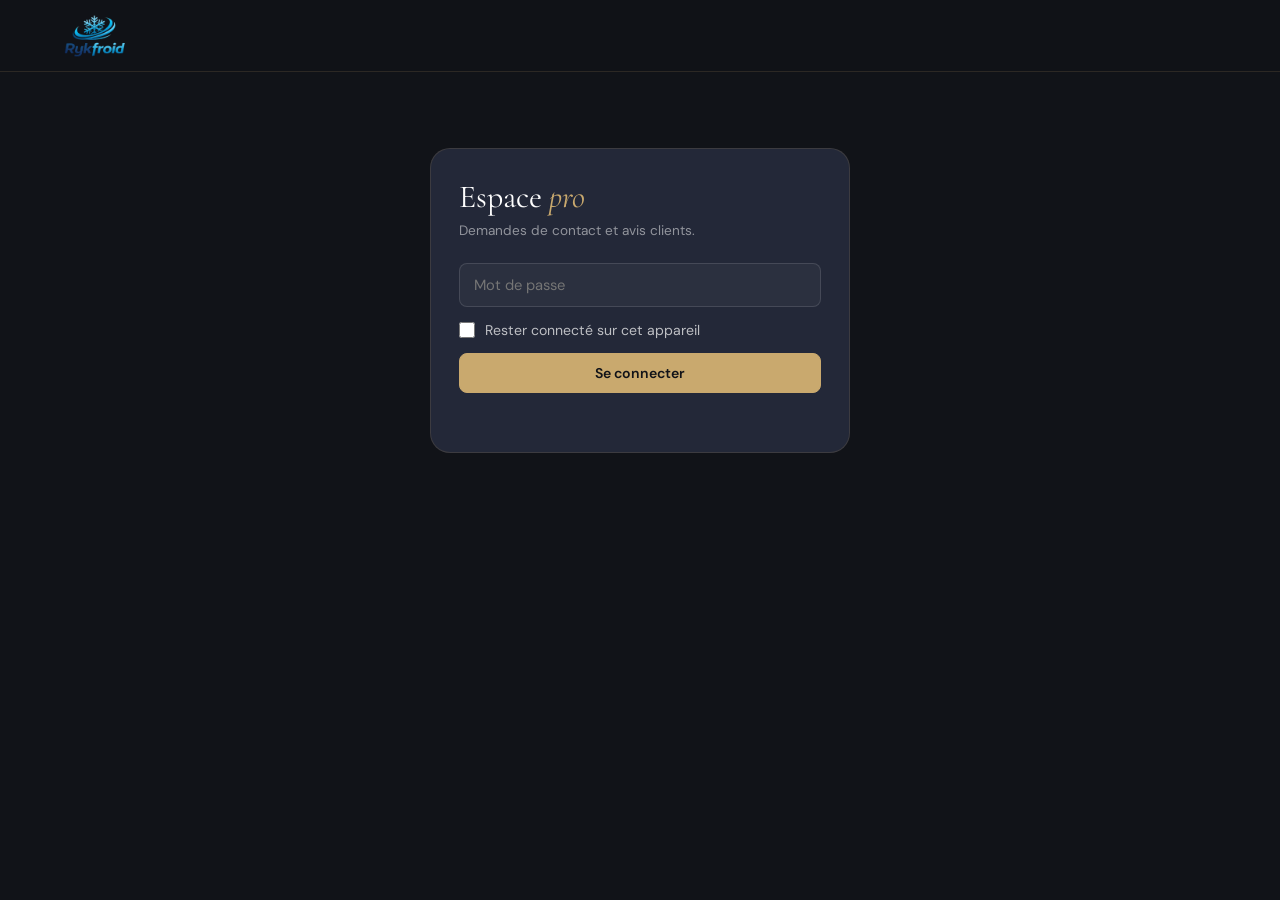
<file: espace-pro.html>
<!DOCTYPE html>
<html lang="fr">
<head>
  <meta charset="UTF-8"/>
  <meta name="viewport" content="width=device-width, initial-scale=1.0"/>
  <title>Espace pro | RYKFroid</title>
  <meta name="robots" content="noindex, nofollow"/>
  <link rel="icon" type="image/png" href="logo.png"/>
  <link rel="apple-touch-icon" href="logo.png"/>
  <link rel="stylesheet" href="css.css"/>
  <style>
    body { padding: 88px 16px 48px; }
    .wrap { max-width: 1000px; margin: 0 auto; }
    h1 { font-family: var(--font-display); font-weight: 400; font-size: 2rem; }
    h1 em { color: var(--gold); }
    .muted { color: rgba(255,255,255,.5); font-size: .85rem; }
    .panel {
      background: var(--dark-card); border: 1px solid rgba(201,169,110,.15);
      border-radius: var(--radius-lg); padding: 28px;
    }
    input, select, textarea {
      width: 100%; padding: 11px 14px;
      background: rgba(255,255,255,.04); border: 1px solid rgba(255,255,255,.12); border-radius: 8px;
      color: white; font-family: var(--font-body); font-size: .92rem;
    }
    input:focus, select:focus, textarea:focus { outline: none; border-color: var(--gold); }
    select option { background: var(--dark-card); }
    textarea { resize: vertical; min-height: 64px; }
    .btn {
      padding: 10px 16px; border-radius: 8px; cursor: pointer; white-space: nowrap;
      font-family: var(--font-body); font-size: .88rem; font-weight: 600;
      border: 1px solid rgba(201,169,110,.4); background: transparent; color: var(--gold);
    }
    .btn:hover { background: rgba(201,169,110,.1); }
    .btn.gold { background: var(--gold); color: var(--charcoal); border-color: var(--gold); }
    .btn.gold:hover { background: var(--gold-light); }
    .btn.danger { color: #f87171; border-color: rgba(248,113,113,.35); }
    .btn:disabled { opacity: .5; cursor: wait; }

    /* Connexion */
    #login { max-width: 420px; margin: 60px auto 0; }
    #login h1 { margin-bottom: 6px; }
    #login form { margin-top: 24px; display: grid; gap: 14px; }
    .check { display: flex; gap: 10px; align-items: center; font-size: .88rem; color: rgba(255,255,255,.7); }
    .check input { width: 16px; height: 16px; accent-color: var(--gold); }
    .err { color: #f87171; font-size: .88rem; min-height: 1.2em; }

    /* Tableau de bord */
    #app { display: none; }
    .top { display: flex; justify-content: space-between; align-items: flex-end; gap: 16px; flex-wrap: wrap; margin-bottom: 20px; }
    .top-actions { display: flex; gap: 8px; }
    .tiles { display: grid; grid-template-columns: repeat(4, 1fr); gap: 10px; margin-bottom: 20px; }
    .tile {
      background: var(--dark-card); border: 1px solid rgba(255,255,255,.06); border-radius: var(--radius);
      padding: 14px 16px; cursor: pointer; text-align: left; color: inherit; font: inherit;
    }
    .tile.active { border-color: var(--gold); }
    .tile b { display: block; font-family: var(--font-body); font-size: 1.6rem; font-weight: 600; color: var(--gold); line-height: 1.2; font-variant-numeric: tabular-nums; }
    .tile span { font-size: .78rem; color: rgba(255,255,255,.55); }
    .tabs { display: flex; gap: 6px; margin-bottom: 14px; }
    .tab { padding: 9px 18px; border-radius: 999px; border: 1px solid rgba(255,255,255,.12); background: none; color: rgba(255,255,255,.7); cursor: pointer; font: 500 .88rem var(--font-body); }
    .tab.active { background: var(--gold); color: var(--charcoal); border-color: var(--gold); }
    .filters { display: flex; gap: 10px; margin-bottom: 16px; }
    .filters input { flex: 1; }
    .filters select { width: 200px; }

    .card {
      background: var(--dark-card); border: 1px solid rgba(255,255,255,.06);
      border-radius: var(--radius); padding: 18px 20px; margin-bottom: 10px;
    }
    .card-head { display: flex; justify-content: space-between; gap: 12px; align-items: flex-start; flex-wrap: wrap; }
    .card-name { font-weight: 600; font-size: 1.02rem; }
    .card-meta { font-size: .8rem; color: rgba(255,255,255,.5); margin-top: 2px; }
    .badge { font-size: .72rem; font-weight: 600; padding: 4px 10px; border-radius: 999px; background: rgba(255,255,255,.08); white-space: nowrap; }
    .badge.Nouveau, .badge.À-vérifier { background: rgba(201,169,110,.18); color: var(--gold-light); }
    .badge.En-cours { background: rgba(96,165,250,.15); color: #93c5fd; }
    .badge.Intervention-faite { background: rgba(250,204,21,.13); color: #fde68a; }
    .badge.Avis-demandé, .badge.Publié { background: rgba(74,222,128,.13); color: #86efac; }
    .badge.Terminé, .badge.Non-publié { background: rgba(255,255,255,.06); color: rgba(255,255,255,.5); }
    .contacts { display: flex; gap: 16px; flex-wrap: wrap; margin: 12px 0 8px; font-size: .9rem; }
    .contacts a { color: var(--gold); text-decoration: none; }
    .msg { font-size: .9rem; line-height: 1.55; color: rgba(255,255,255,.8); white-space: pre-wrap; margin: 6px 0 12px; }
    .stars { color: var(--gold); letter-spacing: 2px; }
    .card-edit { display: grid; grid-template-columns: 200px 1fr; gap: 10px; margin-top: 10px; }
    .card-actions { display: flex; gap: 8px; flex-wrap: wrap; margin-top: 12px; }
    .empty { text-align: center; padding: 48px 16px; color: rgba(255,255,255,.45); }
    .toast {
      position: fixed; left: 50%; bottom: 24px; transform: translateX(-50%);
      background: var(--gold); color: var(--charcoal); font-weight: 600; font-size: .9rem;
      padding: 10px 18px; border-radius: 999px; opacity: 0; transition: opacity .25s; pointer-events: none; z-index: 2000;
    }
    .toast.show { opacity: 1; }
    .toast.bad { background: #f87171; color: #111; }

    /* Nouvelle demande arrivée pendant que la page est ouverte */
    .card.is-new { border-color: var(--gold); box-shadow: 0 0 0 3px rgba(201,169,110,.15); }
    .card.is-new .card-name::after { content: 'NOUVEAU'; margin-left: 8px; font-size: .65rem; letter-spacing: 1px; color: var(--gold); vertical-align: middle; }

    /* Rappel de relance */
    .relance {
      display: flex; align-items: center; justify-content: space-between; gap: 12px; flex-wrap: wrap;
      background: rgba(250,204,21,.08); border: 1px solid rgba(250,204,21,.3); color: #fde68a;
      border-radius: var(--radius); padding: 12px 16px; margin-bottom: 14px; font-size: .9rem;
    }
    .relance[hidden] { display: none; }
    .card .late { color: #fde68a; font-size: .8rem; margin-top: 4px; }

    /* Statistiques */
    .stats-kpis { display: grid; grid-template-columns: repeat(5, 1fr); gap: 10px; margin-bottom: 14px; }
    .kpi { background: var(--dark-card); border: 1px solid rgba(255,255,255,.06); border-radius: var(--radius); padding: 14px 16px; }
    .kpi b { display: block; font-size: 1.5rem; font-weight: 600; color: var(--gold); font-variant-numeric: tabular-nums; }
    .kpi span { font-size: .78rem; color: rgba(255,255,255,.55); }
    .stats-grid { display: grid; grid-template-columns: 1fr 1fr; gap: 10px; }
    .stat-box { background: var(--dark-card); border: 1px solid rgba(255,255,255,.06); border-radius: var(--radius); padding: 18px 20px; }
    .stat-box.wide { grid-column: 1 / -1; }
    .stat-box h3 { font-size: .8rem; letter-spacing: 1px; text-transform: uppercase; color: rgba(255,255,255,.55); font-weight: 500; margin-bottom: 14px; }
    .months { display: flex; align-items: flex-end; gap: 6px; height: 150px; }
    .month { flex: 1; display: flex; flex-direction: column; align-items: center; justify-content: flex-end; height: 100%; gap: 6px; min-width: 0; }
    .month i { display: block; width: 100%; max-width: 34px; background: var(--gold); border-radius: 4px 4px 0 0; min-height: 2px; }
    .month i.zero { background: rgba(255,255,255,.1); }
    .month b { font-size: .75rem; font-weight: 600; color: rgba(255,255,255,.8); }
    .month span { font-size: .68rem; color: rgba(255,255,255,.45); white-space: nowrap; }
    .hbar { display: grid; grid-template-columns: 150px 1fr 34px; align-items: center; gap: 10px; margin-bottom: 8px; font-size: .85rem; }
    .hbar .track { height: 10px; background: rgba(255,255,255,.06); border-radius: 999px; overflow: hidden; }
    .hbar .fill { height: 100%; background: var(--gold); border-radius: 999px; }
    .hbar b { text-align: right; font-weight: 600; font-variant-numeric: tabular-nums; }
    .hbar span { color: rgba(255,255,255,.75); overflow: hidden; text-overflow: ellipsis; white-space: nowrap; }
    @media (max-width: 700px) {
      .stats-kpis { grid-template-columns: repeat(2, 1fr); }
      .stats-grid { grid-template-columns: 1fr; }
      .hbar { grid-template-columns: 110px 1fr 30px; }
      .month span { font-size: .6rem; }
    }

    @media (max-width: 700px) {
      .tiles { grid-template-columns: repeat(2, 1fr); }
      .filters { flex-direction: column; }
      .filters select { width: 100%; }
      .card-edit { grid-template-columns: 1fr; }
      .panel { padding: 22px 18px; }
    }
  </style>
</head>
<body>
<nav class="navbar" id="navbar">
  <a class="nav-logo" href="index.html" aria-label="Accueil RYKFroid">
    <img src="logo.png" alt="RYKFroid" class="logo-img" />
  </a>
</nav>

<!-- Connexion -->
<main id="login" class="panel">
  <h1>Espace <em>pro</em></h1>
  <p class="muted">Demandes de contact et avis clients.</p>
  <form id="loginForm">
    <input type="password" id="pwd" placeholder="Mot de passe" autocomplete="current-password" required />
    <label class="check"><input type="checkbox" id="remember" /> Rester connecté sur cet appareil</label>
    <button class="btn gold" type="submit" id="loginBtn">Se connecter</button>
    <div class="err" id="loginErr" role="alert"></div>
  </form>
</main>

<!-- Tableau de bord -->
<div id="app" class="wrap">
  <div class="top">
    <div>
      <h1>Espace <em>pro</em></h1>
      <div class="muted" id="lastSync"></div>
    </div>
    <div class="top-actions">
      <button class="btn" id="refreshBtn" type="button">Actualiser</button>
      <a class="btn" href="demande-avis.html" style="text-decoration:none">Demande d'avis</a>
      <button class="btn danger" id="logoutBtn" type="button">Déconnexion</button>
    </div>
  </div>

  <div class="tiles" id="tiles"></div>

  <div class="tabs" role="tablist">
    <button class="tab active" data-tab="demandes" type="button" role="tab">Demandes</button>
    <button class="tab" data-tab="avis" type="button" role="tab">Avis</button>
    <button class="tab" data-tab="stats" type="button" role="tab">Statistiques</button>
  </div>

  <div class="relance" id="relance" hidden></div>

  <div class="filters" id="filters">
    <input type="search" id="search" placeholder="Rechercher un nom, un téléphone, un e-mail, un mot…" />
    <select id="statusFilter"></select>
  </div>

  <div id="list"></div>
</div>

<div class="toast" id="toast" role="status"></div>

<script src="config.js"></script>
<script>
  const API = window.RYK_API;
  const STATUTS = {
    demandes: ['Nouveau', 'En cours', 'Intervention faite', 'Avis demandé', 'Terminé'],
    avis: ['À vérifier', 'Publié', 'Non publié']
  };
  const TYPES = {
    'frigo-pro': 'Réfrigération professionnelle', 'vitrine': 'Vitrine réfrigérée',
    'armoire': 'Armoire frigorifique', 'chambre-froide': 'Chambre froide', 'autre': 'Autre'
  };
  const state = { key: '', data: { demandes: [], avis: [] }, tab: 'demandes', status: '', q: '', knownIds: null, newIds: new Set() };
  const RELANCE_JOURS = 3;
  const REFRESH_MS = 60000;
  const $ = id => document.getElementById(id);

  // ---------- stockage du mot de passe (pratique, pas indispensable) ----------
  const store = {
    get() { try { return sessionStorage.getItem('ryk_key') || localStorage.getItem('ryk_key') || ''; } catch (e) { return ''; } },
    set(k, remember) { try { (remember ? localStorage : sessionStorage).setItem('ryk_key', k); } catch (e) {} },
    clear() { try { sessionStorage.removeItem('ryk_key'); localStorage.removeItem('ryk_key'); } catch (e) {} }
  };

  async function api(payload) {
    if (!API) throw new Error('config');
    const res = await fetch(API, { method: 'POST', body: JSON.stringify({ ...payload, key: state.key }) });
    const json = await res.json();
    if (!json.ok) throw new Error(json.error || 'erreur');
    return json;
  }

  function toast(text, bad) {
    const t = $('toast');
    t.textContent = text;
    t.classList.toggle('bad', !!bad);
    t.classList.add('show');
    clearTimeout(toast.timer);
    toast.timer = setTimeout(() => t.classList.remove('show'), 2400);
  }

  // Les valeurs viennent de formulaires publics : on construit le DOM sans jamais injecter de HTML
  function el(tag, props = {}, children = []) {
    const node = document.createElement(tag);
    Object.entries(props).forEach(([k, v]) => {
      if (k === 'text') node.textContent = v;
      else if (k === 'class') node.className = v;
      else if (k.startsWith('on')) node.addEventListener(k.slice(2), v);
      else node.setAttribute(k, v);
    });
    [].concat(children).forEach(c => c && node.append(c));
    return node;
  }
  const plain = v => String(v || '').replace(/^'/, '');

  // ---------- connexion ----------
  async function load(silent) {
    const btn = $('refreshBtn');
    btn.disabled = true;
    try {
      const json = await api({ action: 'list' });
      state.data = { demandes: json.demandes || [], avis: json.avis || [] };
      detectNew();
      $('login').style.display = 'none';
      $('app').style.display = 'block';
      $('lastSync').textContent = 'Mis à jour à ' + new Date().toLocaleTimeString('fr-FR', { hour: '2-digit', minute: '2-digit' });
      render();
      if (!silent) toast('Données à jour');
      return true;
    } catch (e) {
      if (e.message === 'auth') { store.clear(); showLogin('Mot de passe incorrect.'); }
      else if (e.message === 'config') showLogin("Le site n'est pas encore relié à Google (fichier config.js vide).");
      else toast('Connexion impossible, réessaie.', true);
      return false;
    } finally {
      btn.disabled = false;
    }
  }

  // Repère les fiches arrivées depuis le dernier chargement
  function detectNew() {
    const all = [...state.data.demandes.map(d => ['demande', d.id]), ...state.data.avis.map(a => ['avis', a.id])];
    const ids = new Set(all.map(([, id]) => id));
    if (state.knownIds) {
      const fresh = all.filter(([, id]) => !state.knownIds.has(id));
      fresh.forEach(([, id]) => state.newIds.add(id));
      const nd = fresh.filter(([k]) => k === 'demande').length, na = fresh.length - nd;
      const parts = [];
      if (nd) parts.push(nd + (nd > 1 ? ' nouvelles demandes' : ' nouvelle demande'));
      if (na) parts.push(na + (na > 1 ? ' nouveaux avis' : ' nouvel avis'));
      if (parts.length) toast('🔔 ' + parts.join(' et '));
    }
    state.knownIds = ids;
    updateTitle();
  }

  function updateTitle() {
    const n = state.data.demandes.filter(d => d.statut === 'Nouveau').length;
    document.title = (n ? '(' + n + ') ' : '') + 'Espace pro | RYKFroid';
  }

  // Actualisation automatique, sauf pendant qu'on écrit une note ou qu'on change un statut
  const isEditing = () => {
    const a = document.activeElement;
    return a && $('list').contains(a) && /^(TEXTAREA|SELECT|INPUT)$/.test(a.tagName);
  };
  const canAutoRefresh = () => state.key && $('app').style.display === 'block'
    && document.visibilityState === 'visible' && !isEditing();
  setInterval(() => { if (canAutoRefresh()) load(true); }, REFRESH_MS);
  document.addEventListener('visibilitychange', () => { if (canAutoRefresh()) load(true); });

  function showLogin(msg) {
    $('app').style.display = 'none';
    $('login').style.display = 'block';
    $('loginErr').textContent = msg || '';
  }

  $('loginForm').addEventListener('submit', async e => {
    e.preventDefault();
    state.key = $('pwd').value;
    $('loginBtn').disabled = true;
    $('loginErr').textContent = '';
    if (await load(true)) store.set(state.key, $('remember').checked);
    $('loginBtn').disabled = false;
  });

  $('logoutBtn').addEventListener('click', () => {
    store.clear();
    state.key = '';
    $('pwd').value = '';
    showLogin();
  });
  $('refreshBtn').addEventListener('click', () => load());

  // ---------- filtres ----------
  document.querySelectorAll('.tab').forEach(t => t.addEventListener('click', () => {
    state.tab = t.dataset.tab;
    state.status = '';
    document.querySelectorAll('.tab').forEach(x => x.classList.toggle('active', x === t));
    render();
  }));
  $('search').addEventListener('input', e => { state.q = e.target.value.trim().toLowerCase(); renderList(); });
  $('statusFilter').addEventListener('change', e => { state.status = e.target.value; render(); });

  function render() {
    const isStats = state.tab === 'stats';
    $('tiles').style.display = isStats ? 'none' : '';
    $('filters').style.display = isStats ? 'none' : '';
    renderRelance();
    if (isStats) { renderStats(); return; }
    const items = state.data[state.tab];
    const counts = Object.fromEntries(STATUTS[state.tab].map(s => [s, items.filter(i => i.statut === s).length]));

    // Tuiles : un clic filtre la liste
    const tiles = state.tab === 'demandes'
      ? [['', 'Toutes', items.length], ['Nouveau', 'Nouvelles', counts['Nouveau']],
         ['Intervention faite', 'Avis à demander', counts['Intervention faite']], ['Avis demandé', 'Avis demandés', counts['Avis demandé']]]
      : [['', 'Tous les avis', items.length], ['À vérifier', 'À vérifier', counts['À vérifier']],
         ['Publié', 'Publiés', counts['Publié']], ['Non publié', 'Non publiés', counts['Non publié']]];
    $('tiles').replaceChildren(...tiles.map(([status, label, n]) =>
      el('button', { class: 'tile' + (state.status === status ? ' active' : ''), type: 'button',
        onclick: () => { state.status = status; render(); } }, [el('b', { text: String(n) }), el('span', { text: label })])));

    const late = state.data.demandes.filter(isLate).length;
    $('statusFilter').replaceChildren(
      el('option', { value: '', text: 'Tous les statuts' }),
      ...STATUTS[state.tab].map(s => el('option', { value: s, text: `${s} (${counts[s]})` })),
      ...(state.tab === 'demandes' ? [el('option', { value: '__relance', text: `⏰ À relancer (${late})` })] : []));
    $('statusFilter').value = state.status;
    renderList();
  }

  function renderList() {
    const items = state.data[state.tab]
      .filter(i => !state.status || (state.status === '__relance' ? isLate(i) : i.statut === state.status))
      .filter(i => !state.q || Object.values(i).join(' ').toLowerCase().includes(state.q));
    $('list').replaceChildren(...(items.length
      ? items.map(state.tab === 'demandes' ? demandeCard : avisCard)
      : [el('div', { class: 'empty', text: state.data[state.tab].length ? 'Aucun résultat.' : 'Rien pour le moment.' })]));
  }

  // ---------- relances : intervention faite depuis 3 jours ou plus, avis pas encore demandé ----------
  function daysSince(value) {
    const m = String(value || '').match(/^(\d{4})-(\d{2})-(\d{2})/);
    if (!m) return 0;
    const then = new Date(+m[1], m[2] - 1, +m[3]);
    const today = new Date(); today.setHours(0, 0, 0, 0);
    return Math.round((today - then) / 864e5);
  }
  const interventionDate = d => d.intervention_le || d.date;
  const isLate = d => d.statut === 'Intervention faite' && daysSince(interventionDate(d)) >= RELANCE_JOURS;
  const todayISO = () => {
    const t = new Date();
    return t.getFullYear() + '-' + String(t.getMonth() + 1).padStart(2, '0') + '-' + String(t.getDate()).padStart(2, '0');
  };

  function renderRelance() {
    const box = $('relance');
    const late = state.data.demandes.filter(isLate);
    if (state.tab !== 'demandes' || !late.length) { box.hidden = true; return; }
    box.hidden = false;
    box.replaceChildren(
      el('span', { text: `⏰ ${late.length} client${late.length > 1 ? 's' : ''} à relancer : intervention faite depuis ${RELANCE_JOURS} jours ou plus, avis pas encore demandé.` }),
      el('button', { class: 'btn', type: 'button', text: state.status === '__relance' ? 'Tout afficher' : 'Voir',
        onclick: () => { state.status = state.status === '__relance' ? '' : '__relance'; render(); } }));
  }

  // ---------- statistiques ----------
  function renderStats() {
    const D = state.data.demandes, A = state.data.avis;
    const now = new Date();
    const monthKey = d => d.getFullYear() + '-' + String(d.getMonth() + 1).padStart(2, '0');
    const thisMonth = monthKey(now);
    const asked = D.filter(d => d.avis_demande_le).length;
    const notes = A.map(a => Number(a.note)).filter(n => n >= 1 && n <= 5);
    const avg = notes.length ? (notes.reduce((x, y) => x + y, 0) / notes.length) : 0;

    const kpi = (value, label) => el('div', { class: 'kpi' }, [el('b', { text: value }), el('span', { text: label })]);
    const kpis = el('div', { class: 'stats-kpis' }, [
      kpi(String(D.length), 'Demandes au total'),
      kpi(String(D.filter(d => d.date.startsWith(thisMonth)).length), 'Demandes ce mois-ci'),
      kpi(String(A.length), 'Avis reçus'),
      kpi(notes.length ? avg.toFixed(1).replace('.', ',') + ' ★' : '–', 'Note moyenne'),
      kpi(asked ? Math.round(Math.min(A.length / asked, 1) * 100) + ' %' : '–', 'Avis reçus / demandés')
    ]);

    // Demandes sur les 12 derniers mois
    const months = [];
    for (let i = 11; i >= 0; i--) {
      const d = new Date(now.getFullYear(), now.getMonth() - i, 1);
      months.push({ key: monthKey(d), label: d.toLocaleDateString('fr-FR', { month: 'short' }).replace('.', '') });
    }
    months.forEach(m => { m.n = D.filter(d => d.date.startsWith(m.key)).length; });
    const max = Math.max(1, ...months.map(m => m.n));
    const chart = el('div', { class: 'months', role: 'img', 'aria-label': 'Demandes par mois sur 12 mois' },
      months.map(m => el('div', { class: 'month', title: `${m.label} : ${m.n} demande(s)` }, [
        el('b', { text: m.n ? String(m.n) : '' }),
        el('i', { class: m.n ? '' : 'zero', style: `height:${Math.max(2, m.n / max * 100)}%` }),
        el('span', { text: m.label })
      ])));

    const bars = (pairs) => {
      const top = Math.max(1, ...pairs.map(([, n]) => n));
      return pairs.length ? pairs.map(([label, n]) => el('div', { class: 'hbar' }, [
        el('span', { text: label, title: label }),
        el('div', { class: 'track' }, [el('div', { class: 'fill', style: `width:${n / top * 100}%` })]),
        el('b', { text: String(n) })
      ])) : [el('p', { class: 'muted', text: 'Pas encore de données.' })];
    };
    const countBy = (items, keyFn) => {
      const map = new Map();
      items.forEach(i => { const k = keyFn(i); map.set(k, (map.get(k) || 0) + 1); });
      return [...map.entries()].sort((a, b) => b[1] - a[1]);
    };

    const box = (title, children, wide) => el('div', { class: 'stat-box' + (wide ? ' wide' : '') }, [el('h3', { text: title }), ...[].concat(children)]);
    $('list').replaceChildren(kpis, el('div', { class: 'stats-grid' }, [
      box('Demandes par mois', chart, true),
      box("Types d'équipement", bars(countBy(D, d => TYPES[d.type] || plain(d.type) || 'Non précisé'))),
      box('Suivi des demandes', bars(STATUTS.demandes.map(s => [s, D.filter(d => d.statut === s).length]))),
      box('Notes des avis', bars([5, 4, 3, 2, 1].map(n => ['★'.repeat(n), notes.filter(x => x === n).length]))),
      box("Interventions (avis)", bars(countBy(A, a => plain(a.intervention) || 'Non précisé')))
    ]));
  }

  function statusSelect(sheet, item) {
    const select = el('select', { 'aria-label': 'Statut' },
      STATUTS[sheet === 'Demandes' ? 'demandes' : 'avis'].map(s => el('option', { value: s, text: s })));
    select.value = item.statut;
    select.addEventListener('change', () => {
      const fields = { statut: select.value };
      // On note le jour de l'intervention pour savoir quand relancer
      if (sheet === 'Demandes' && select.value === 'Intervention faite') fields.intervention_le = todayISO();
      save(sheet, item, fields);
    });
    return select;
  }

  function demandeCard(d) {
    const tel = plain(d.telephone), mail = plain(d.email);
    const notes = el('textarea', { placeholder: 'Notes (adresse, devis, date de passage…)', 'aria-label': 'Notes' });
    notes.value = plain(d.notes);
    notes.addEventListener('change', () => save('Demandes', d, { notes: notes.value }));

    return el('article', { class: 'card' + (state.newIds.has(d.id) ? ' is-new' : ''), onclick: () => seen(d) }, [
      el('div', { class: 'card-head' }, [
        el('div', {}, [
          el('div', { class: 'card-name', text: plain(d.nom) || 'Sans nom' }),
          el('div', { class: 'card-meta', text: [d.date, TYPES[d.type] || plain(d.type), plain(d.modele)].filter(Boolean).join(' · ') })
        ]),
        el('span', { class: 'badge ' + d.statut.replace(/ /g, '-'), text: d.statut })
      ]),
      el('div', { class: 'contacts' }, [
        tel && el('a', { href: 'tel:' + tel.replace(/[^\d+]/g, ''), text: '☎ ' + tel }),
        mail && el('a', { href: 'mailto:' + mail, text: '✉ ' + mail })
      ]),
      d.message && el('p', { class: 'msg', text: plain(d.message) }),
      d.intervention_le && el('div', { class: 'card-meta', text: 'Intervention le ' + d.intervention_le.split('-').reverse().join('/') }),
      d.avis_demande_le && el('div', { class: 'card-meta', text: 'Avis demandé le ' + d.avis_demande_le }),
      isLate(d) && el('div', { class: 'late', text: `⏰ Intervention faite il y a ${daysSince(interventionDate(d))} jours : pense à demander un avis.` }),
      el('div', { class: 'card-edit' }, [statusSelect('Demandes', d), notes]),
      el('div', { class: 'card-actions' }, [
        el('button', { class: 'btn gold', type: 'button', text: "Demander un avis", onclick: () => askReview(d) }),
        el('button', { class: 'btn danger', type: 'button', text: 'Supprimer', onclick: () => remove('Demandes', d) })
      ])
    ]);
  }

  function avisCard(a) {
    const n = Number(a.note) || 0;
    return el('article', { class: 'card' + (state.newIds.has(a.id) ? ' is-new' : ''), onclick: () => seen(a) }, [
      el('div', { class: 'card-head' }, [
        el('div', {}, [
          el('div', { class: 'card-name', text: plain(a.nom) }),
          el('div', { class: 'card-meta', text: [a.date, plain(a.profil), plain(a.intervention)].filter(Boolean).join(' · ') })
        ]),
        el('span', { class: 'badge ' + a.statut.replace(/ /g, '-'), text: a.statut })
      ]),
      el('div', { class: 'stars', text: '★'.repeat(n) + '☆'.repeat(5 - n), 'aria-label': n + ' étoiles sur 5' }),
      el('p', { class: 'msg', text: plain(a.commentaire) }),
      el('div', { class: 'card-meta', text: a.publication === 'Oui' ? '✔ Accepte la publication sur le site' : '✖ Ne souhaite pas être publié' }),
      el('div', { class: 'card-edit' }, [statusSelect('Avis', a), el('span')]),
      el('div', { class: 'card-actions' }, [
        el('button', { class: 'btn', type: 'button', text: 'Copier l’avis', onclick: () => copyAvis(a) }),
        el('button', { class: 'btn danger', type: 'button', text: 'Supprimer', onclick: () => remove('Avis', a) })
      ])
    ]);
  }

  // ---------- actions ----------
  // Un clic sur une fiche nouvelle retire la mise en avant
  function seen(item) {
    if (!state.newIds.delete(item.id)) return;
    document.querySelectorAll('.card.is-new').forEach(c => {
      if (c.contains(document.activeElement) || c.matches(':hover')) c.classList.remove('is-new');
    });
  }

  async function save(sheet, item, fields) {
    try {
      await api({ action: 'update', sheet, id: item.id, fields });
      Object.assign(item, fields);
      render();
      updateTitle();
      toast('Enregistré');
    } catch (e) {
      toast("Échec de l'enregistrement", true);
      if (e.message === 'auth') showLogin('Session expirée, reconnecte-toi.');
    }
  }

  async function remove(sheet, item) {
    if (!confirm('Supprimer définitivement cette fiche ? Elle sera aussi effacée du Google Sheet.')) return;
    try {
      await api({ action: 'delete', sheet, id: item.id });
      const key = sheet === 'Demandes' ? 'demandes' : 'avis';
      state.data[key] = state.data[key].filter(i => i.id !== item.id);
      render();
      toast('Supprimé');
    } catch (e) {
      toast('Échec de la suppression', true);
    }
  }

  async function askReview(d) {
    if (!plain(d.email) && !confirm("Ce client n'a pas laissé d'e-mail. Continuer pour lui envoyer la demande par SMS ?")) return;
    const today = new Date().toLocaleDateString('fr-FR');
    await save('Demandes', d, { statut: 'Avis demandé', avis_demande_le: today });
    // Les coordonnées passent par la mémoire de l'onglet, jamais par l'adresse de la page
    try {
      sessionStorage.setItem('ryk_prefill', JSON.stringify({
        prenom: plain(d.nom).split(/\s+/)[0] || '',
        email: plain(d.email),
        telephone: plain(d.telephone)
      }));
    } catch (e) {}
    location.href = 'demande-avis.html';
  }

  async function copyAvis(a) {
    const text = `${'★'.repeat(Number(a.note) || 0)} — ${plain(a.commentaire)}\n${plain(a.nom)} · ${plain(a.profil)} · ${plain(a.intervention)} · ${a.date.slice(0, 10)}`;
    try { await navigator.clipboard.writeText(text); toast('Avis copié'); }
    catch (e) { toast('Copie impossible', true); }
  }

  // ---------- démarrage ----------
  state.key = store.get();
  if (state.key) load(true); else showLogin();
</script>
</body>
</html>
</file>
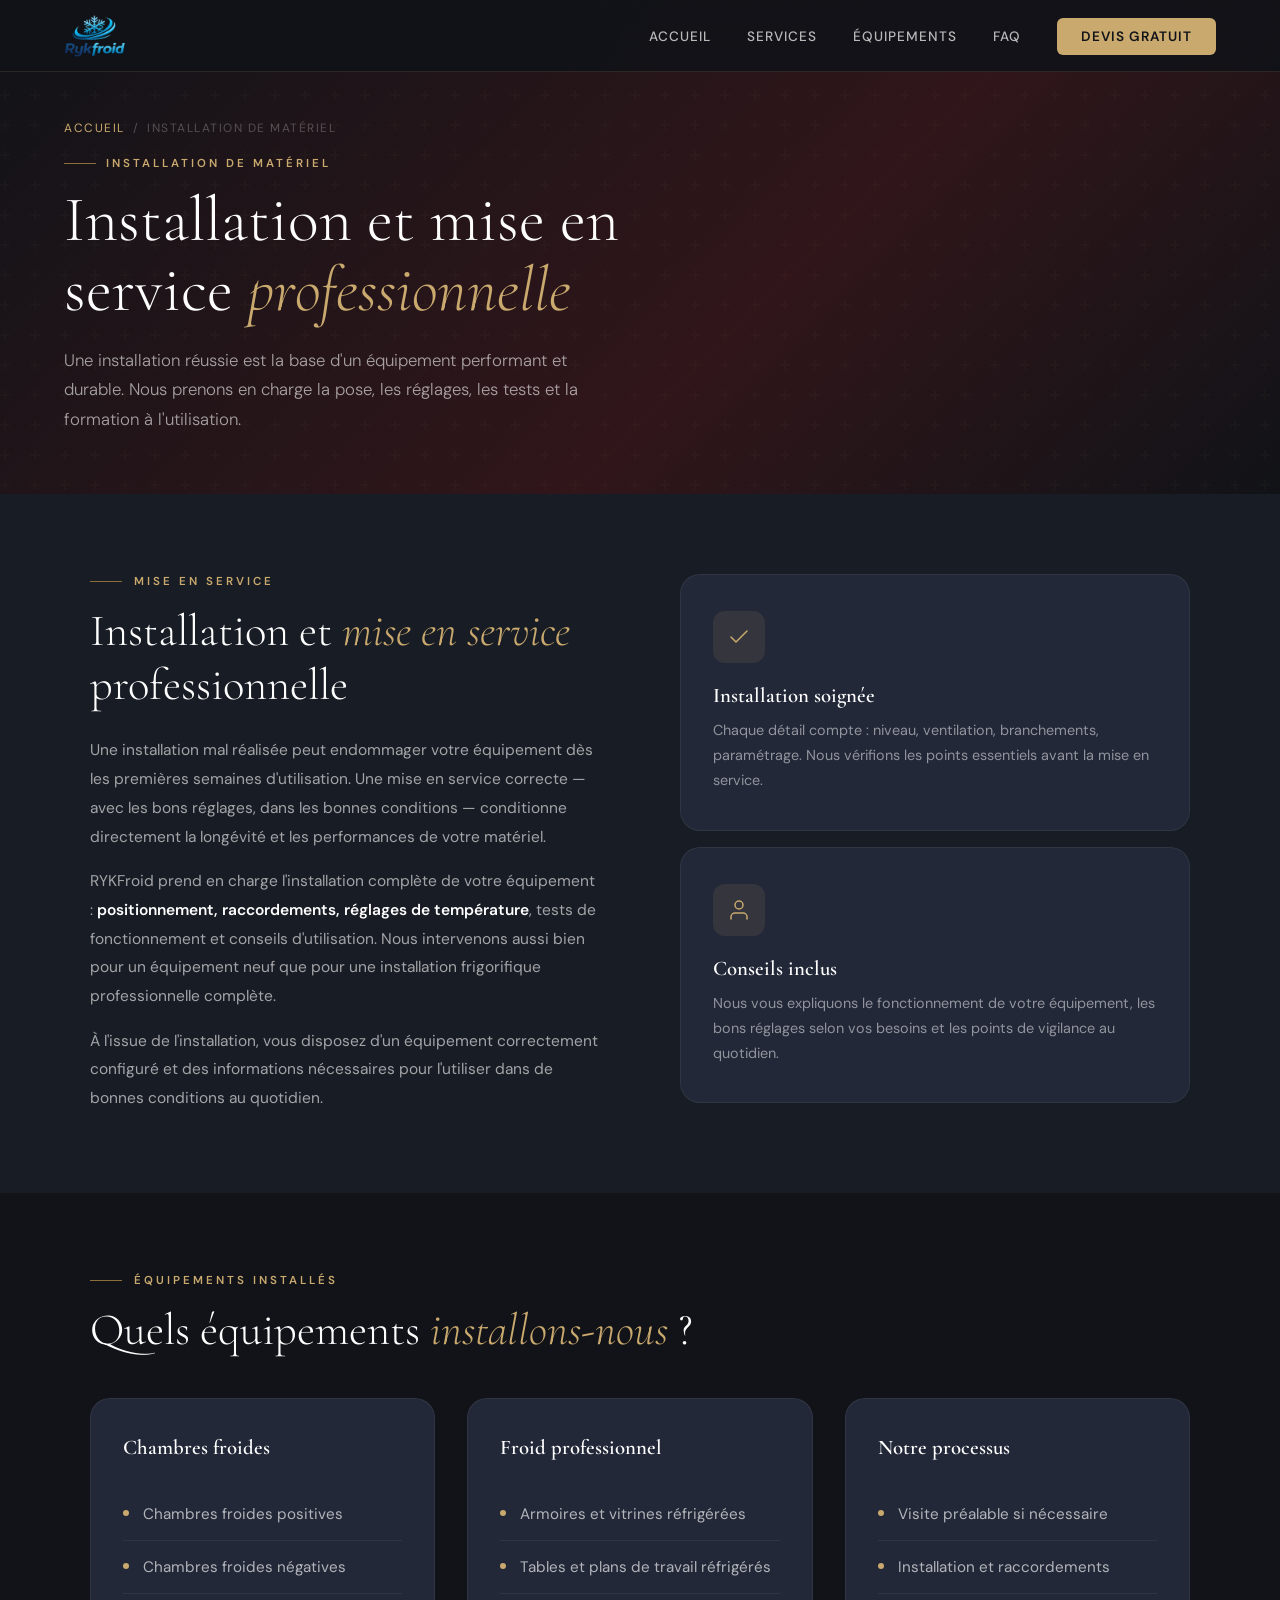
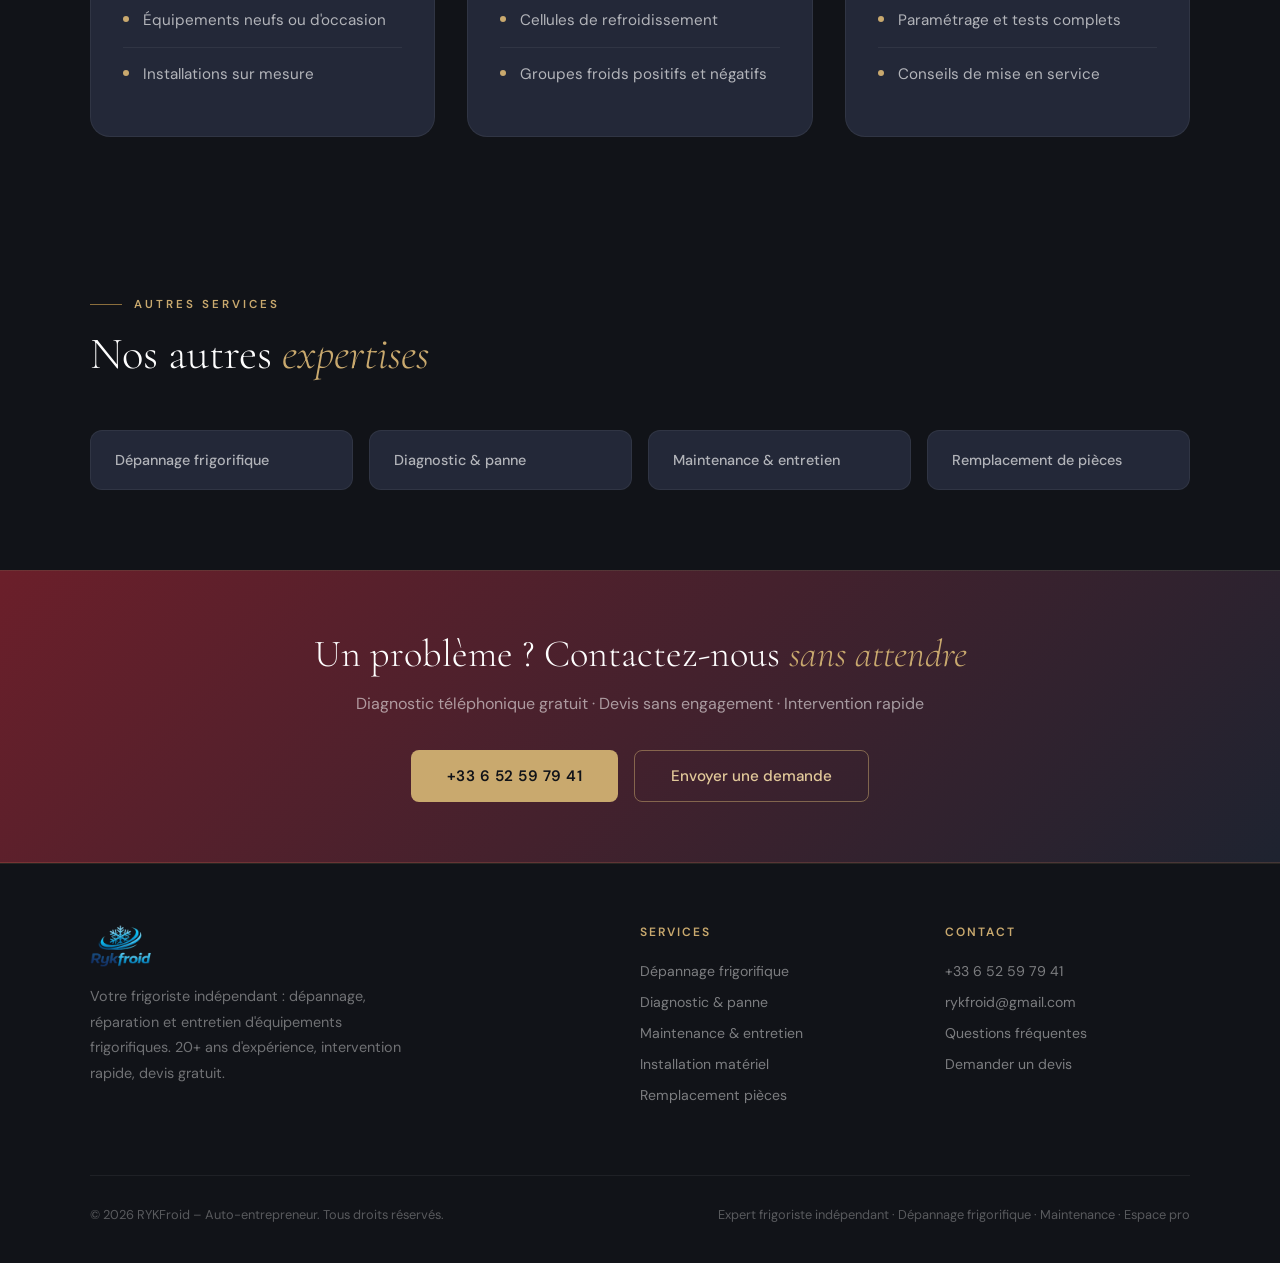
<file: installation-materiel.html>
<!DOCTYPE html>
<html lang="fr">
<head>
  <meta charset="UTF-8"/>
  <meta name="viewport" content="width=device-width, initial-scale=1.0"/>
  <title>Installation de matériel frigorifique | RYKFroid</title>
  <meta name="description" content="Installation de vitrines, armoires, chambres froides et groupes froids : raccordements, réglages, tests et mise en service. Devis gratuit."/>
  <meta name="robots" content="index, follow"/>
  <link rel="canonical" href="https://www.rykfroid.fr/installation-materiel.html"/>
  <link rel="stylesheet" href="css.css"/>
  <link rel="icon" type="image/png" href="logo.png"/>
  <link rel="apple-touch-icon" href="logo.png"/>
  <link rel="stylesheet" href="extras.css"/>
</head>

<body>

<nav class="navbar" id="navbar">
  <a class="nav-logo" href="index.html" aria-label="Accueil RYKFroid">
    <img src="logo.png" alt="RYKFroid" class="logo-img" />
  </a>

  <ul class="nav-links" id="navLinks">
    <li><a href="index.html">Accueil</a></li>
    <li><a href="index.html#services">Services</a></li>
    <li><a href="index.html#equipements">Équipements</a></li>
    <li><a href="index.html#faq">FAQ</a></li>
    <li><a href="index.html#contact" class="nav-cta">Devis gratuit</a></li>
  </ul>

  <button class="burger" id="burger" aria-label="Ouvrir le menu" type="button">
    <span></span><span></span><span></span>
  </button>
</nav>

<header class="page-hero">
  <div class="page-hero-bg"></div>
  <div class="page-hero-content">
    <nav class="page-breadcrumb" aria-label="Fil d'Ariane">
      <a href="index.html">Accueil</a>
      <span>/</span>
      <span>Installation de matériel</span>
    </nav>

    <div class="page-hero-label">Installation de matériel</div>

    <h1>Installation et mise en<br>service <em>professionnelle</em></h1>

    <p class="page-hero-sub">
      Une installation réussie est la base d'un équipement performant et durable. Nous prenons en charge la pose, les réglages, les tests et la formation à l'utilisation.
    </p>
  </div>
</header>

<section class="content-section dark-bg">
  <div class="content-wrapper">
    <div class="content-grid reveal">
      <div>
        <div class="section-label">Mise en service</div>

        <h2 class="section-title">
          Installation et <em>mise en service</em> professionnelle
        </h2>

        <p class="body-text">
          Une installation mal réalisée peut endommager votre équipement dès les premières semaines d'utilisation. Une mise en service correcte — avec les bons réglages, dans les bonnes conditions — conditionne directement la longévité et les performances de votre matériel.
        </p>

        <p class="body-text">
          RYKFroid prend en charge l'installation complète de votre équipement : <strong>positionnement, raccordements, réglages de température</strong>, tests de fonctionnement et conseils d'utilisation. Nous intervenons aussi bien pour un équipement neuf que pour une installation frigorifique professionnelle complète.
        </p>

        <p class="body-text">
          À l'issue de l'installation, vous disposez d'un équipement correctement configuré et des informations nécessaires pour l'utiliser dans de bonnes conditions au quotidien.
        </p>
      </div>

      <div>
        <div class="info-card" style="margin-bottom:16px;">
          <div class="info-card-icon">
            <svg width="24" height="24" viewBox="0 0 24 24" fill="none" stroke="var(--gold)" stroke-width="1.5" stroke-linecap="round" stroke-linejoin="round">
              <polyline points="20 6 9 17 4 12"/>
            </svg>
          </div>
          <h3>Installation soignée</h3>
          <p>Chaque détail compte : niveau, ventilation, branchements, paramétrage. Nous vérifions les points essentiels avant la mise en service.</p>
        </div>

        <div class="info-card">
          <div class="info-card-icon">
            <svg width="24" height="24" viewBox="0 0 24 24" fill="none" stroke="var(--gold)" stroke-width="1.5" stroke-linecap="round" stroke-linejoin="round">
              <path d="M20 21v-2a4 4 0 0 0-4-4H8a4 4 0 0 0-4 4v2"/>
              <circle cx="12" cy="7" r="4"/>
            </svg>
          </div>
          <h3>Conseils inclus</h3>
          <p>Nous vous expliquons le fonctionnement de votre équipement, les bons réglages selon vos besoins et les points de vigilance au quotidien.</p>
        </div>
      </div>
    </div>
  </div>
</section>

<section class="content-section">
  <div class="content-wrapper reveal">
    <div class="section-label">Équipements installés</div>

    <h2 class="section-title">
      Quels équipements <em>installons-nous</em> ?
    </h2>

    <div class="content-grid three" style="margin-top:40px;">
      <div class="info-card">
        <h3>Chambres froides</h3>
        <ul class="feature-list">
          <li>Chambres froides positives</li>
          <li>Chambres froides négatives</li>
          <li>Équipements neufs ou d'occasion</li>
          <li>Installations sur mesure</li>
        </ul>
      </div>

      <div class="info-card">
        <h3>Froid professionnel</h3>
        <ul class="feature-list">
          <li>Armoires et vitrines réfrigérées</li>
          <li>Tables et plans de travail réfrigérés</li>
          <li>Cellules de refroidissement</li>
          <li>Groupes froids positifs et négatifs</li>
        </ul>
      </div>

      <div class="info-card">
        <h3>Notre processus</h3>
        <ul class="feature-list">
          <li>Visite préalable si nécessaire</li>
          <li>Installation et raccordements</li>
          <li>Paramétrage et tests complets</li>
          <li>Conseils de mise en service</li>
        </ul>
      </div>
    </div>
  </div>
</section>

<section class="other-services">
  <div class="content-wrapper">
    <div class="section-label">Autres services</div>
    <h2 class="section-title">Nos autres <em>expertises</em></h2>
  </div>

  <div class="other-services-grid">
    <a href="depannage-frigorifique.html" class="other-service-link">Dépannage frigorifique</a>
    <a href="diagnostic-panne.html" class="other-service-link">Diagnostic & panne</a>
    <a href="maintenance-entretien.html" class="other-service-link">Maintenance & entretien</a>
    <a href="remplacement-pieces.html" class="other-service-link">Remplacement de pièces</a>
  </div>
</section>

<div class="cta-band">
  <div class="content-wrapper">
    <h2>Un problème ? Contactez-nous <em>sans attendre</em></h2>
    <p>Diagnostic téléphonique gratuit · Devis sans engagement · Intervention rapide</p>

    <div class="cta-actions">
      <a href="tel:+33652597941" class="btn-primary">+33 6 52 59 79 41</a>
      <a href="index.html#contact" class="btn-outline">Envoyer une demande</a>
    </div>
  </div>
</div>

<footer>
  <div class="footer-top">
    <div class="footer-brand">
      <div style="display:flex;align-items:center;gap:12px;margin-bottom:8px;">
        <div>
          <a class="nav-logo" href="index.html">
            <img src="logo.png" alt="RYKFroid" style="height:44px;" />
          </a>
        </div>
      </div>

      <p>
        Votre frigoriste indépendant : dépannage, réparation et entretien d'équipements frigorifiques. 20+ ans d'expérience, intervention rapide, devis gratuit.
      </p>
    </div>

    <div class="footer-col">
      <h5>Services</h5>
      <ul>
        <li><a href="depannage-frigorifique.html">Dépannage frigorifique</a></li>
        <li><a href="diagnostic-panne.html">Diagnostic &amp; panne</a></li>
        <li><a href="maintenance-entretien.html">Maintenance &amp; entretien</a></li>
        <li><a href="installation-materiel.html">Installation matériel</a></li>
        <li><a href="remplacement-pieces.html">Remplacement pièces</a></li>
      </ul>
    </div>

    <div class="footer-col">
      <h5>Contact</h5>
      <ul>
        <li><a href="tel:+33652597941">+33 6 52 59 79 41</a></li>
        <li><a href="mailto:rykfroid@gmail.com">rykfroid@gmail.com</a></li>
        <li><a href="index.html#faq">Questions fréquentes</a></li>
        <li><a href="index.html#contact">Demander un devis</a></li>
      </ul>
    </div>
  </div>

  <div class="footer-bottom">
    <p>© 2026 RYKFroid – Auto-entrepreneur. Tous droits réservés.</p>
    <p>Expert frigoriste indépendant · Dépannage frigorifique · Maintenance · <a href="espace-pro.html" style="color:rgba(255,255,255,.3);text-decoration:none;">Espace pro</a></p>
  </div>
</footer>

<script>
  const navbar = document.getElementById('navbar');
  window.addEventListener('scroll', () => navbar.classList.toggle('scrolled', window.scrollY > 60));

  const burger = document.getElementById('burger');
  const navLinks = document.getElementById('navLinks');
  burger.setAttribute('aria-controls', 'navLinks');
  burger.setAttribute('aria-expanded', 'false');
  new MutationObserver(() => burger.setAttribute('aria-expanded', navLinks.classList.contains('open')))
    .observe(navLinks, { attributes: true, attributeFilter: ['class'] });

  burger.addEventListener('click', () => navLinks.classList.toggle('open'));

  navLinks.querySelectorAll('a').forEach(a => {
    a.addEventListener('click', () => navLinks.classList.remove('open'));
  });

  const observer = new IntersectionObserver(entries => {
    entries.forEach(e => {
      if (e.isIntersecting) {
        e.target.classList.add('visible');
        observer.unobserve(e.target);
      }
    });
  }, { threshold: 0.08 });

  document.querySelectorAll('.reveal').forEach(el => observer.observe(el));
</script>

<script src="extras.js" defer></script>
</body>
</html>
</file>
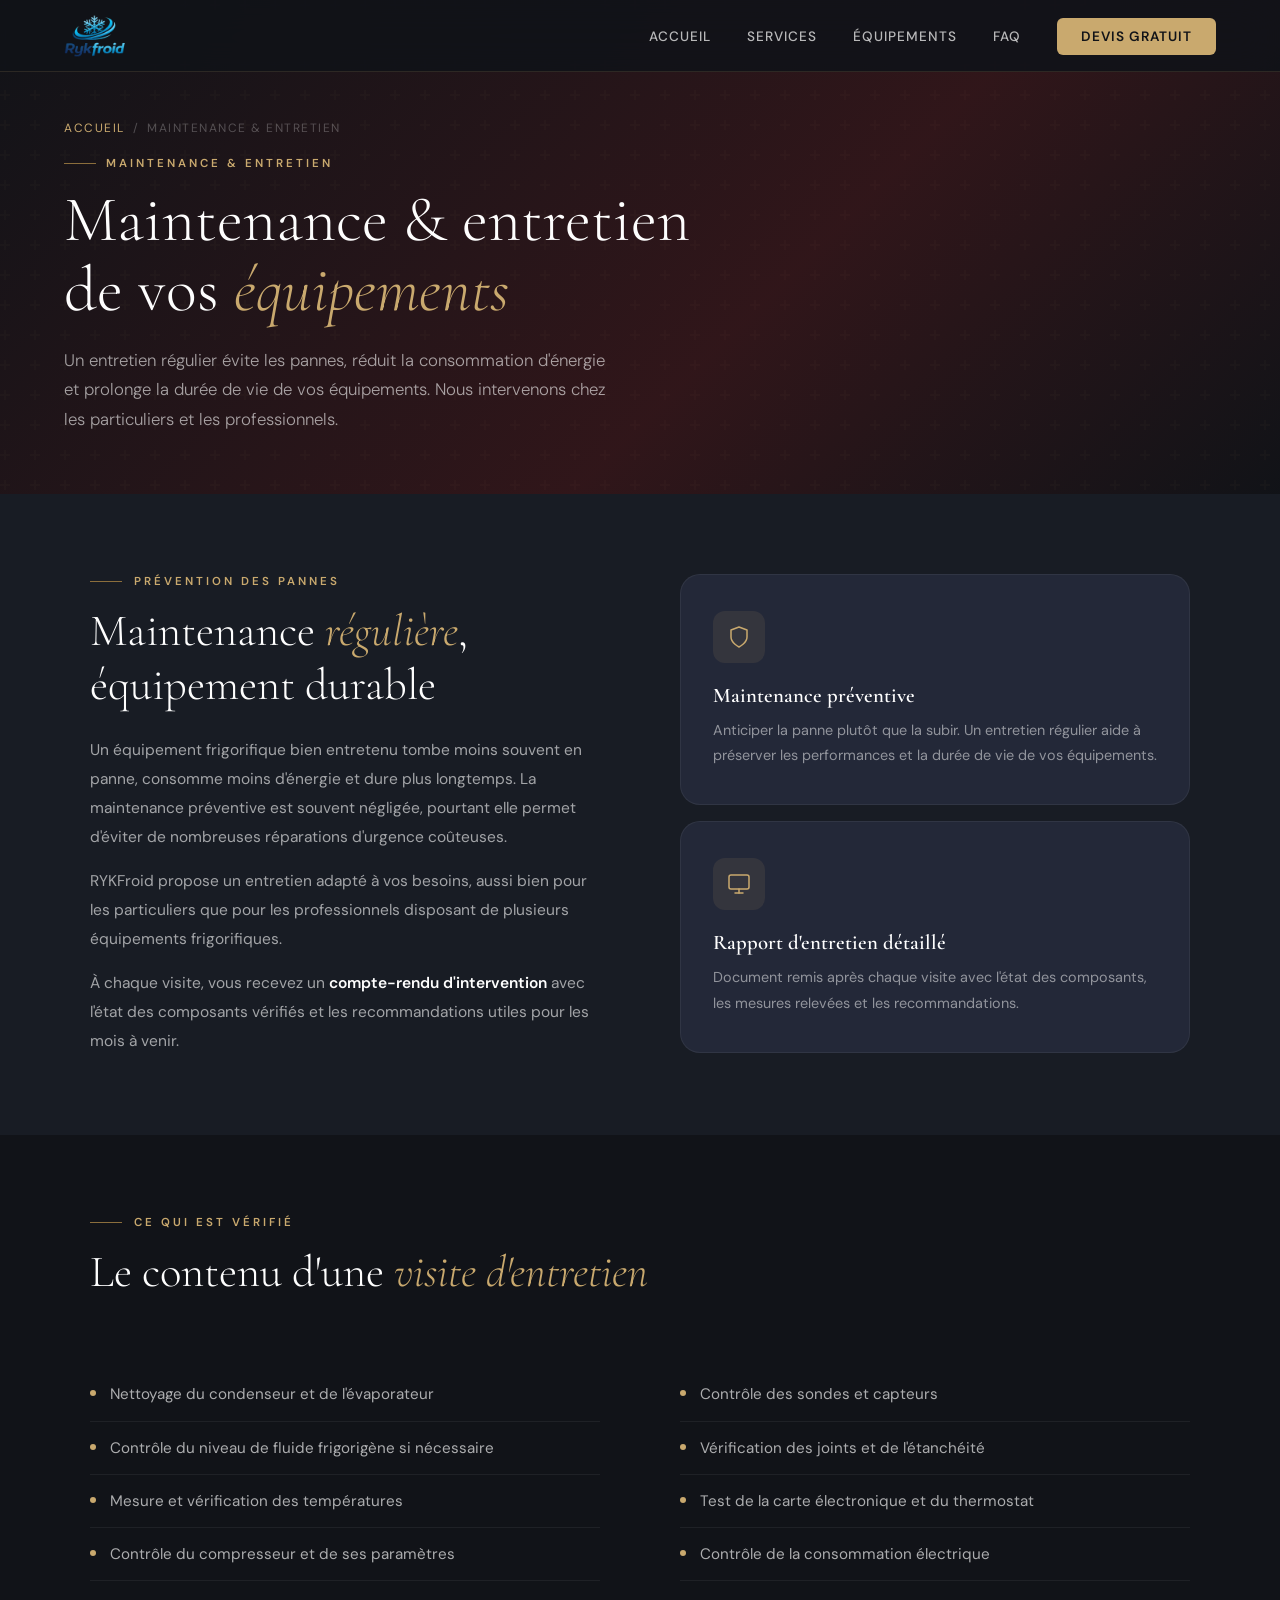
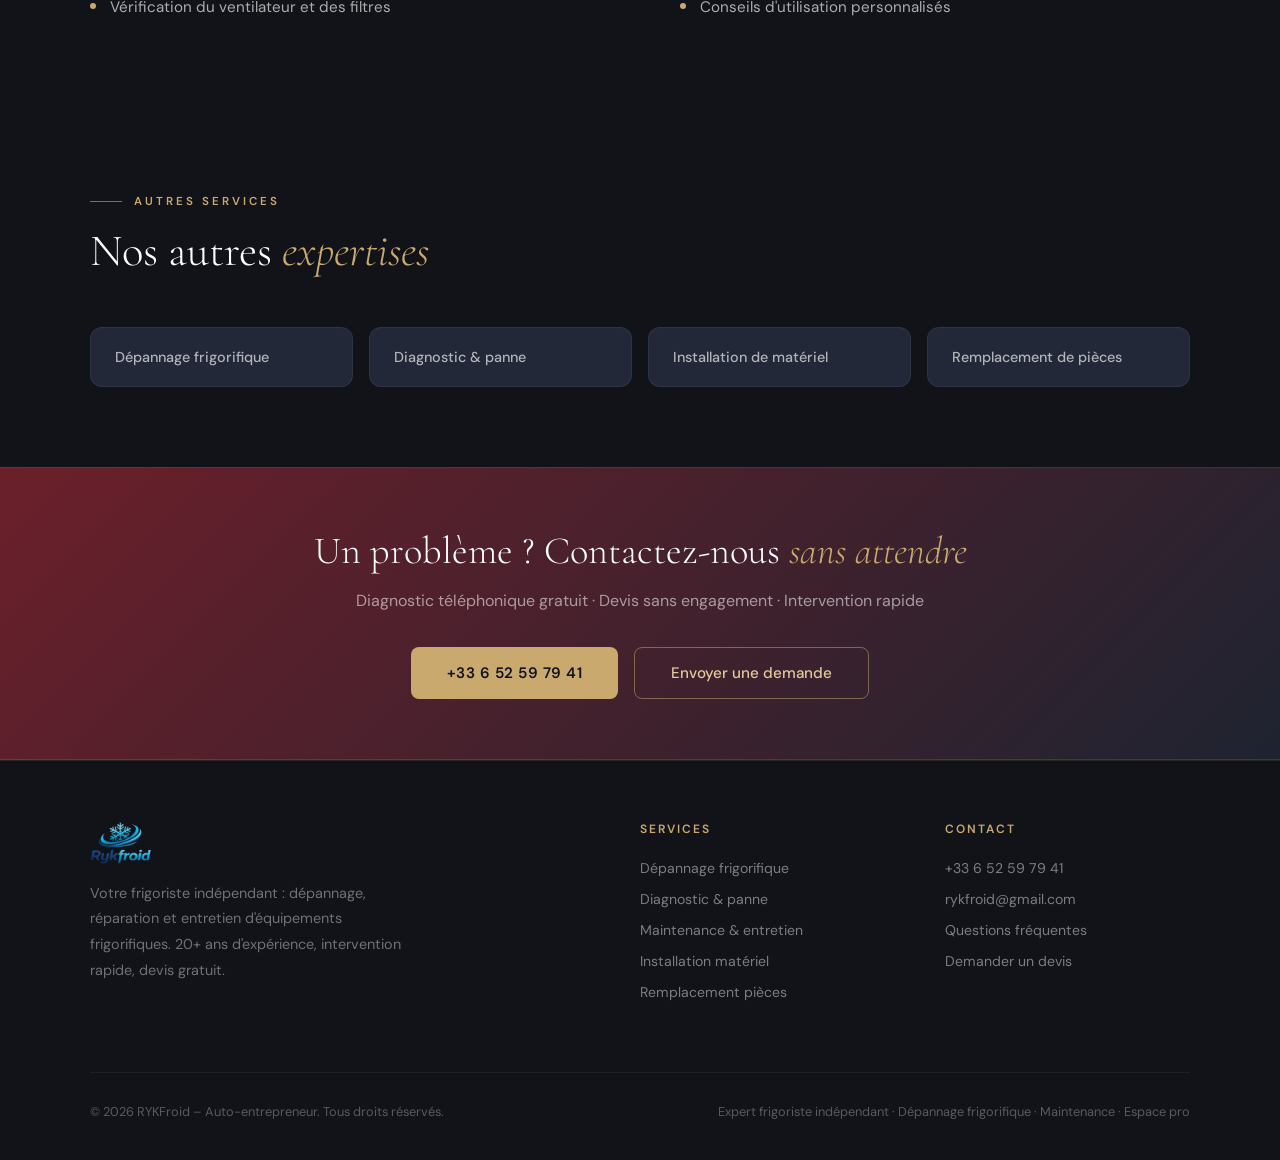
<file: maintenance-entretien.html>
<!DOCTYPE html>
<html lang="fr">
<head>
  <meta charset="UTF-8"/>
  <meta name="viewport" content="width=device-width, initial-scale=1.0"/>
  <title>Maintenance & entretien frigorifique | RYKFroid</title>
  <meta name="description" content="Maintenance préventive de vos équipements frigorifiques : nettoyage, contrôle des températures et du circuit froid. Devis gratuit."/>
  <meta name="robots" content="index, follow"/>
  <link rel="canonical" href="https://www.rykfroid.fr/maintenance-entretien.html"/>
  <link rel="stylesheet" href="css.css"/>
  <link rel="icon" type="image/png" href="logo.png"/>
  <link rel="apple-touch-icon" href="logo.png"/>
  <link rel="stylesheet" href="extras.css"/>
</head>

<body>

<nav class="navbar" id="navbar">
  <a class="nav-logo" href="index.html" aria-label="Accueil RYKFroid">
    <img src="logo.png" alt="RYKFroid" class="logo-img" />
  </a>

  <ul class="nav-links" id="navLinks">
    <li><a href="index.html">Accueil</a></li>
    <li><a href="index.html#services">Services</a></li>
    <li><a href="index.html#equipements">Équipements</a></li>
    <li><a href="index.html#faq">FAQ</a></li>
    <li><a href="index.html#contact" class="nav-cta">Devis gratuit</a></li>
  </ul>

  <button class="burger" id="burger" aria-label="Ouvrir le menu" type="button">
    <span></span><span></span><span></span>
  </button>
</nav>

<header class="page-hero">
  <div class="page-hero-bg"></div>
  <div class="page-hero-content">
    <nav class="page-breadcrumb" aria-label="Fil d'Ariane">
      <a href="index.html">Accueil</a>
      <span>/</span>
      <span>Maintenance & entretien</span>
    </nav>

    <div class="page-hero-label">Maintenance & entretien</div>

    <h1>Maintenance &amp; entretien<br>de vos <em>équipements</em></h1>

    <p class="page-hero-sub">
      Un entretien régulier évite les pannes, réduit la consommation d'énergie et prolonge la durée de vie de vos équipements. Nous intervenons chez les particuliers et les professionnels.
    </p>
  </div>
</header>

<section class="content-section dark-bg">
  <div class="content-wrapper">
    <div class="content-grid reveal">
      <div>
        <div class="section-label">Prévention des pannes</div>

        <h2 class="section-title">
          Maintenance <em>régulière</em>, équipement durable
        </h2>

        <p class="body-text">
          Un équipement frigorifique bien entretenu tombe moins souvent en panne, consomme moins d'énergie et dure plus longtemps. La maintenance préventive est souvent négligée, pourtant elle permet d'éviter de nombreuses réparations d'urgence coûteuses.
        </p>

        <p class="body-text">
          RYKFroid propose un entretien adapté à vos besoins, aussi bien pour les particuliers que pour les professionnels disposant de plusieurs équipements frigorifiques.
        </p>

        <p class="body-text">
          À chaque visite, vous recevez un <strong>compte-rendu d'intervention</strong> avec l'état des composants vérifiés et les recommandations utiles pour les mois à venir.
        </p>
      </div>

      <div>
        <div class="info-card" style="margin-bottom:16px;">
          <div class="info-card-icon">
            <svg width="24" height="24" viewBox="0 0 24 24" fill="none" stroke="var(--gold)" stroke-width="1.5" stroke-linecap="round" stroke-linejoin="round">
              <path d="M12 22s8-4 8-10V5l-8-3-8 3v7c0 6 8 10 8 10z"/>
            </svg>
          </div>
          <h3>Maintenance préventive</h3>
          <p>Anticiper la panne plutôt que la subir. Un entretien régulier aide à préserver les performances et la durée de vie de vos équipements.</p>
        </div>

        <div class="info-card">
          <div class="info-card-icon">
            <svg width="24" height="24" viewBox="0 0 24 24" fill="none" stroke="var(--gold)" stroke-width="1.5" stroke-linecap="round" stroke-linejoin="round">
              <rect x="2" y="3" width="20" height="14" rx="2"/>
              <line x1="8" y1="21" x2="16" y2="21"/>
              <line x1="12" y1="17" x2="12" y2="21"/>
            </svg>
          </div>
          <h3>Rapport d'entretien détaillé</h3>
          <p>Document remis après chaque visite avec l'état des composants, les mesures relevées et les recommandations.</p>
        </div>
      </div>
    </div>
  </div>
</section>

<section class="content-section">
  <div class="content-wrapper reveal">
    <div class="section-label">Ce qui est vérifié</div>

    <h2 class="section-title">
      Le contenu d'une <em>visite d'entretien</em>
    </h2>

    <div class="content-grid" style="margin-top:40px;">
      <div>
        <ul class="feature-list">
          <li>Nettoyage du condenseur et de l'évaporateur</li>
          <li>Contrôle du niveau de fluide frigorigène si nécessaire</li>
          <li>Mesure et vérification des températures</li>
          <li>Contrôle du compresseur et de ses paramètres</li>
          <li>Vérification du ventilateur et des filtres</li>
        </ul>
      </div>

      <div>
        <ul class="feature-list">
          <li>Contrôle des sondes et capteurs</li>
          <li>Vérification des joints et de l'étanchéité</li>
          <li>Test de la carte électronique et du thermostat</li>
          <li>Contrôle de la consommation électrique</li>
          <li>Conseils d'utilisation personnalisés</li>
        </ul>
      </div>
    </div>
  </div>
</section>

<section class="other-services">
  <div class="content-wrapper">
    <div class="section-label">Autres services</div>
    <h2 class="section-title">Nos autres <em>expertises</em></h2>
  </div>

  <div class="other-services-grid">
    <a href="depannage-frigorifique.html" class="other-service-link">Dépannage frigorifique</a>
    <a href="diagnostic-panne.html" class="other-service-link">Diagnostic & panne</a>
    <a href="installation-materiel.html" class="other-service-link">Installation de matériel</a>
    <a href="remplacement-pieces.html" class="other-service-link">Remplacement de pièces</a>
  </div>
</section>

<div class="cta-band">
  <div class="content-wrapper">
    <h2>Un problème ? Contactez-nous <em>sans attendre</em></h2>
    <p>Diagnostic téléphonique gratuit · Devis sans engagement · Intervention rapide</p>

    <div class="cta-actions">
      <a href="tel:+33652597941" class="btn-primary">+33 6 52 59 79 41</a>
      <a href="index.html#contact" class="btn-outline">Envoyer une demande</a>
    </div>
  </div>
</div>

<footer>
  <div class="footer-top">
    <div class="footer-brand">
      <div style="display:flex;align-items:center;gap:12px;margin-bottom:8px;">
        <div>
          <a class="nav-logo" href="index.html">
            <img src="logo.png" alt="RYKFroid" style="height:44px;" />
          </a>
        </div>
      </div>

      <p>
        Votre frigoriste indépendant : dépannage, réparation et entretien d'équipements frigorifiques. 20+ ans d'expérience, intervention rapide, devis gratuit.
      </p>
    </div>

    <div class="footer-col">
      <h5>Services</h5>
      <ul>
        <li><a href="depannage-frigorifique.html">Dépannage frigorifique</a></li>
        <li><a href="diagnostic-panne.html">Diagnostic &amp; panne</a></li>
        <li><a href="maintenance-entretien.html">Maintenance &amp; entretien</a></li>
        <li><a href="installation-materiel.html">Installation matériel</a></li>
        <li><a href="remplacement-pieces.html">Remplacement pièces</a></li>
      </ul>
    </div>

    <div class="footer-col">
      <h5>Contact</h5>
      <ul>
        <li><a href="tel:+33652597941">+33 6 52 59 79 41</a></li>
        <li><a href="mailto:rykfroid@gmail.com">rykfroid@gmail.com</a></li>
        <li><a href="index.html#faq">Questions fréquentes</a></li>
        <li><a href="index.html#contact">Demander un devis</a></li>
      </ul>
    </div>
  </div>

  <div class="footer-bottom">
    <p>© 2026 RYKFroid – Auto-entrepreneur. Tous droits réservés.</p>
    <p>Expert frigoriste indépendant · Dépannage frigorifique · Maintenance · <a href="espace-pro.html" style="color:rgba(255,255,255,.3);text-decoration:none;">Espace pro</a></p>
  </div>
</footer>

<script>
  const navbar = document.getElementById('navbar');
  window.addEventListener('scroll', () => navbar.classList.toggle('scrolled', window.scrollY > 60));

  const burger = document.getElementById('burger');
  const navLinks = document.getElementById('navLinks');
  burger.setAttribute('aria-controls', 'navLinks');
  burger.setAttribute('aria-expanded', 'false');
  new MutationObserver(() => burger.setAttribute('aria-expanded', navLinks.classList.contains('open')))
    .observe(navLinks, { attributes: true, attributeFilter: ['class'] });

  burger.addEventListener('click', () => navLinks.classList.toggle('open'));

  navLinks.querySelectorAll('a').forEach(a => {
    a.addEventListener('click', () => navLinks.classList.remove('open'));
  });

  const observer = new IntersectionObserver(entries => {
    entries.forEach(e => {
      if (e.isIntersecting) {
        e.target.classList.add('visible');
        observer.unobserve(e.target);
      }
    });
  }, { threshold: 0.08 });

  document.querySelectorAll('.reveal').forEach(el => observer.observe(el));
</script>

<script src="extras.js" defer></script>
</body>
</html>
</file>
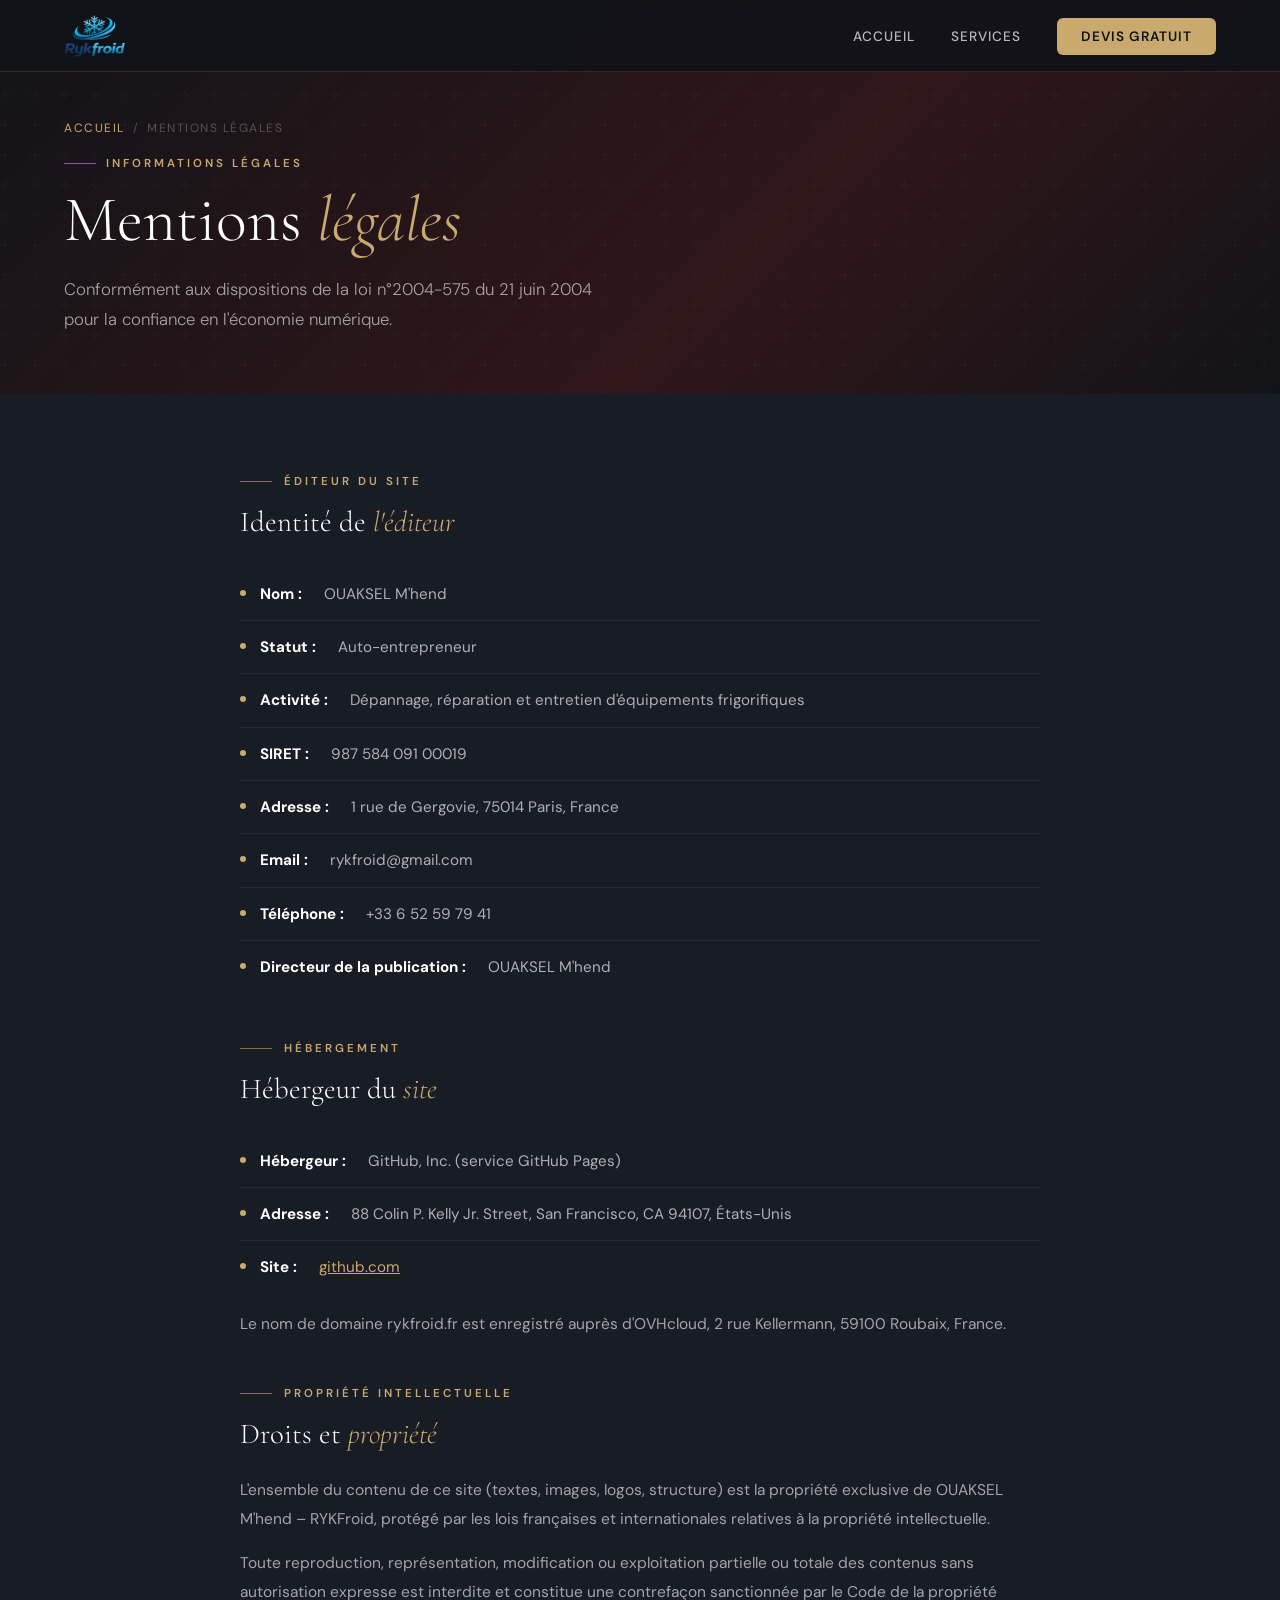
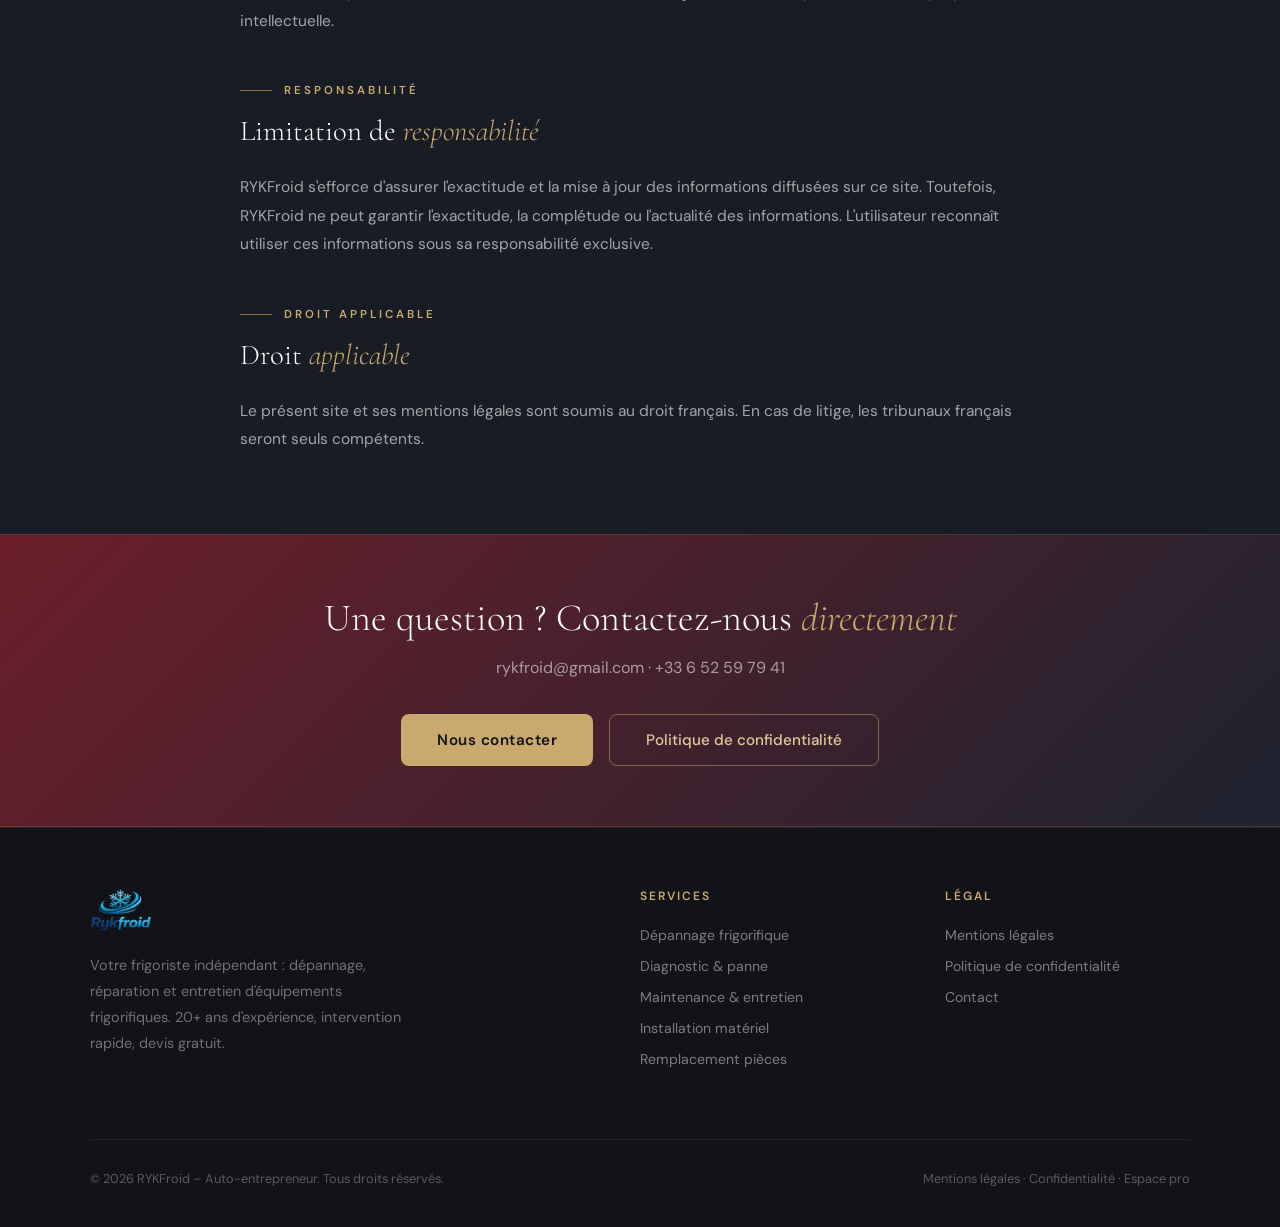
<file: mentions-legales.html>
<!DOCTYPE html>
<html lang="fr">
<head>
  <meta charset="UTF-8"/>
  <meta name="viewport" content="width=device-width, initial-scale=1.0"/>
  <title>Mentions Légales | RYKFroid</title>
  <meta name="description" content="Mentions légales du site RYKFroid – Expert frigoriste indépendant."/>
  <meta name="robots" content="noindex, follow"/>
  <link rel="stylesheet" href="css.css"/>
  <link rel="icon" type="image/png" href="logo.png"/>
  <link rel="apple-touch-icon" href="logo.png"/>
  <link rel="stylesheet" href="extras.css"/>
</head>
<body>
<nav class="navbar" id="navbar">
  <a class="nav-logo" href="index.html" aria-label="Accueil RYKFroid">
    <img src="logo.png" alt="RYKFroid" class="logo-img" />
  </a>
  <ul class="nav-links" id="navLinks">
    <li><a href="index.html">Accueil</a></li>
    <li><a href="index.html#services">Services</a></li>
    <li><a href="index.html#contact" class="nav-cta">Devis gratuit</a></li>
  </ul>
  <button class="burger" id="burger" aria-label="Ouvrir le menu" type="button">
    <span></span><span></span><span></span>
  </button>
</nav>

<header class="page-hero">
  <div class="page-hero-bg"></div>
  <div class="page-hero-content">
    <nav class="page-breadcrumb" aria-label="Fil d'Ariane">
      <a href="index.html">Accueil</a>
      <span>/</span>
      <span>Mentions légales</span>
    </nav>
    <div class="page-hero-label">Informations légales</div>
    <h1>Mentions <em>légales</em></h1>
    <p class="page-hero-sub">Conformément aux dispositions de la loi n°2004-575 du 21 juin 2004 pour la confiance en l'économie numérique.</p>
  </div>
</header>

<section class="content-section dark-bg">
  <div class="content-wrapper" style="max-width:800px;">

    <div style="margin-bottom:48px;">
      <div class="section-label">Éditeur du site</div>
      <h2 class="section-title" style="font-size:1.8rem;margin-bottom:24px;">Identité de <em>l'éditeur</em></h2>
      <ul class="feature-list">
        <li><strong style="color:white;margin-right:8px;">Nom :</strong> OUAKSEL M'hend</li>
        <li><strong style="color:white;margin-right:8px;">Statut :</strong> Auto-entrepreneur</li>
        <li><strong style="color:white;margin-right:8px;">Activité :</strong> Dépannage, réparation et entretien d'équipements frigorifiques</li>
        <li><strong style="color:white;margin-right:8px;">SIRET :</strong> 987 584 091 00019</li>
        <li><strong style="color:white;margin-right:8px;">Adresse :</strong> 1 rue de Gergovie, 75014 Paris, France</li>
        <li><strong style="color:white;margin-right:8px;">Email :</strong> rykfroid@gmail.com</li>
        <li><strong style="color:white;margin-right:8px;">Téléphone :</strong> +33 6 52 59 79 41</li>
        <li><strong style="color:white;margin-right:8px;">Directeur de la publication :</strong> OUAKSEL M'hend</li>
      </ul>
    </div>

    <div style="margin-bottom:48px;">
      <div class="section-label">Hébergement</div>
      <h2 class="section-title" style="font-size:1.8rem;margin-bottom:24px;">Hébergeur du <em>site</em></h2>
      <ul class="feature-list">
        <li><strong style="color:white;margin-right:8px;">Hébergeur :</strong> GitHub, Inc. (service GitHub Pages)</li>
        <li><strong style="color:white;margin-right:8px;">Adresse :</strong> 88 Colin P. Kelly Jr. Street, San Francisco, CA 94107, États-Unis</li>
        <li><strong style="color:white;margin-right:8px;">Site :</strong> <a href="https://github.com" style="color:var(--gold);">github.com</a></li>
      </ul>
      <p class="body-text" style="margin-top:16px;">Le nom de domaine rykfroid.fr est enregistré auprès d'OVHcloud, 2 rue Kellermann, 59100 Roubaix, France.</p>
    </div>

    <div style="margin-bottom:48px;">
      <div class="section-label">Propriété intellectuelle</div>
      <h2 class="section-title" style="font-size:1.8rem;margin-bottom:24px;">Droits et <em>propriété</em></h2>
      <p class="body-text">L'ensemble du contenu de ce site (textes, images, logos, structure) est la propriété exclusive de OUAKSEL M'hend – RYKFroid, protégé par les lois françaises et internationales relatives à la propriété intellectuelle.</p>
      <p class="body-text" style="margin-top:16px;">Toute reproduction, représentation, modification ou exploitation partielle ou totale des contenus sans autorisation expresse est interdite et constitue une contrefaçon sanctionnée par le Code de la propriété intellectuelle.</p>
    </div>

    <div style="margin-bottom:48px;">
      <div class="section-label">Responsabilité</div>
      <h2 class="section-title" style="font-size:1.8rem;margin-bottom:24px;">Limitation de <em>responsabilité</em></h2>
      <p class="body-text">RYKFroid s'efforce d'assurer l'exactitude et la mise à jour des informations diffusées sur ce site. Toutefois, RYKFroid ne peut garantir l'exactitude, la complétude ou l'actualité des informations. L'utilisateur reconnaît utiliser ces informations sous sa responsabilité exclusive.</p>
    </div>

    <div>
      <div class="section-label">Droit applicable</div>
      <h2 class="section-title" style="font-size:1.8rem;margin-bottom:24px;">Droit <em>applicable</em></h2>
      <p class="body-text">Le présent site et ses mentions légales sont soumis au droit français. En cas de litige, les tribunaux français seront seuls compétents.</p>
    </div>

  </div>
</section>

<div class="cta-band">
  <div class="content-wrapper">
    <h2>Une question ? Contactez-nous <em>directement</em></h2>
    <p>rykfroid@gmail.com · +33 6 52 59 79 41</p>
    <div class="cta-actions">
      <a href="index.html#contact" class="btn-primary">Nous contacter</a>
      <a href="politique-confidentialite.html" class="btn-outline">Politique de confidentialité</a>
    </div>
  </div>
</div>

<footer>
  <div class="footer-top">
    <div class="footer-brand">
      <div style="display:flex;align-items:center;gap:12px;margin-bottom:8px;">
        <a href="index.html"><img src="logo.png" alt="RYKFroid" style="height:44px;" /></a>
      </div>
      <p>Votre frigoriste indépendant : dépannage, réparation et entretien d'équipements frigorifiques. 20+ ans d'expérience, intervention rapide, devis gratuit.</p>
    </div>
    <div class="footer-col">
      <h5>Services</h5>
      <ul>
        <li><a href="depannage-frigorifique.html">Dépannage frigorifique</a></li>
        <li><a href="diagnostic-panne.html">Diagnostic &amp; panne</a></li>
        <li><a href="maintenance-entretien.html">Maintenance &amp; entretien</a></li>
        <li><a href="installation-materiel.html">Installation matériel</a></li>
        <li><a href="remplacement-pieces.html">Remplacement pièces</a></li>
      </ul>
    </div>
    <div class="footer-col">
      <h5>Légal</h5>
      <ul>
        <li><a href="mentions-legales.html">Mentions légales</a></li>
        <li><a href="politique-confidentialite.html">Politique de confidentialité</a></li>
        <li><a href="index.html#contact">Contact</a></li>
      </ul>
    </div>
  </div>
  <div class="footer-bottom">
    <p>© 2026 RYKFroid – Auto-entrepreneur. Tous droits réservés.</p>
    <p><a href="mentions-legales.html" style="color:rgba(255,255,255,.3);text-decoration:none;">Mentions légales</a> · <a href="politique-confidentialite.html" style="color:rgba(255,255,255,.3);text-decoration:none;">Confidentialité</a> · <a href="espace-pro.html" style="color:rgba(255,255,255,.3);text-decoration:none;">Espace pro</a></p>
  </div>
</footer>
<script>
  const navbar = document.getElementById('navbar');
  window.addEventListener('scroll', () => navbar.classList.toggle('scrolled', window.scrollY > 60));
  const burger = document.getElementById('burger');
  const navLinks = document.getElementById('navLinks');
  burger.setAttribute('aria-controls', 'navLinks');
  burger.setAttribute('aria-expanded', 'false');
  new MutationObserver(() => burger.setAttribute('aria-expanded', navLinks.classList.contains('open')))
    .observe(navLinks, { attributes: true, attributeFilter: ['class'] });
  burger.addEventListener('click', () => navLinks.classList.toggle('open'));
  navLinks.querySelectorAll('a').forEach(a => a.addEventListener('click', () => navLinks.classList.remove('open')));
</script>
<script src="extras.js" defer></script>
</body>
</html>
</file>
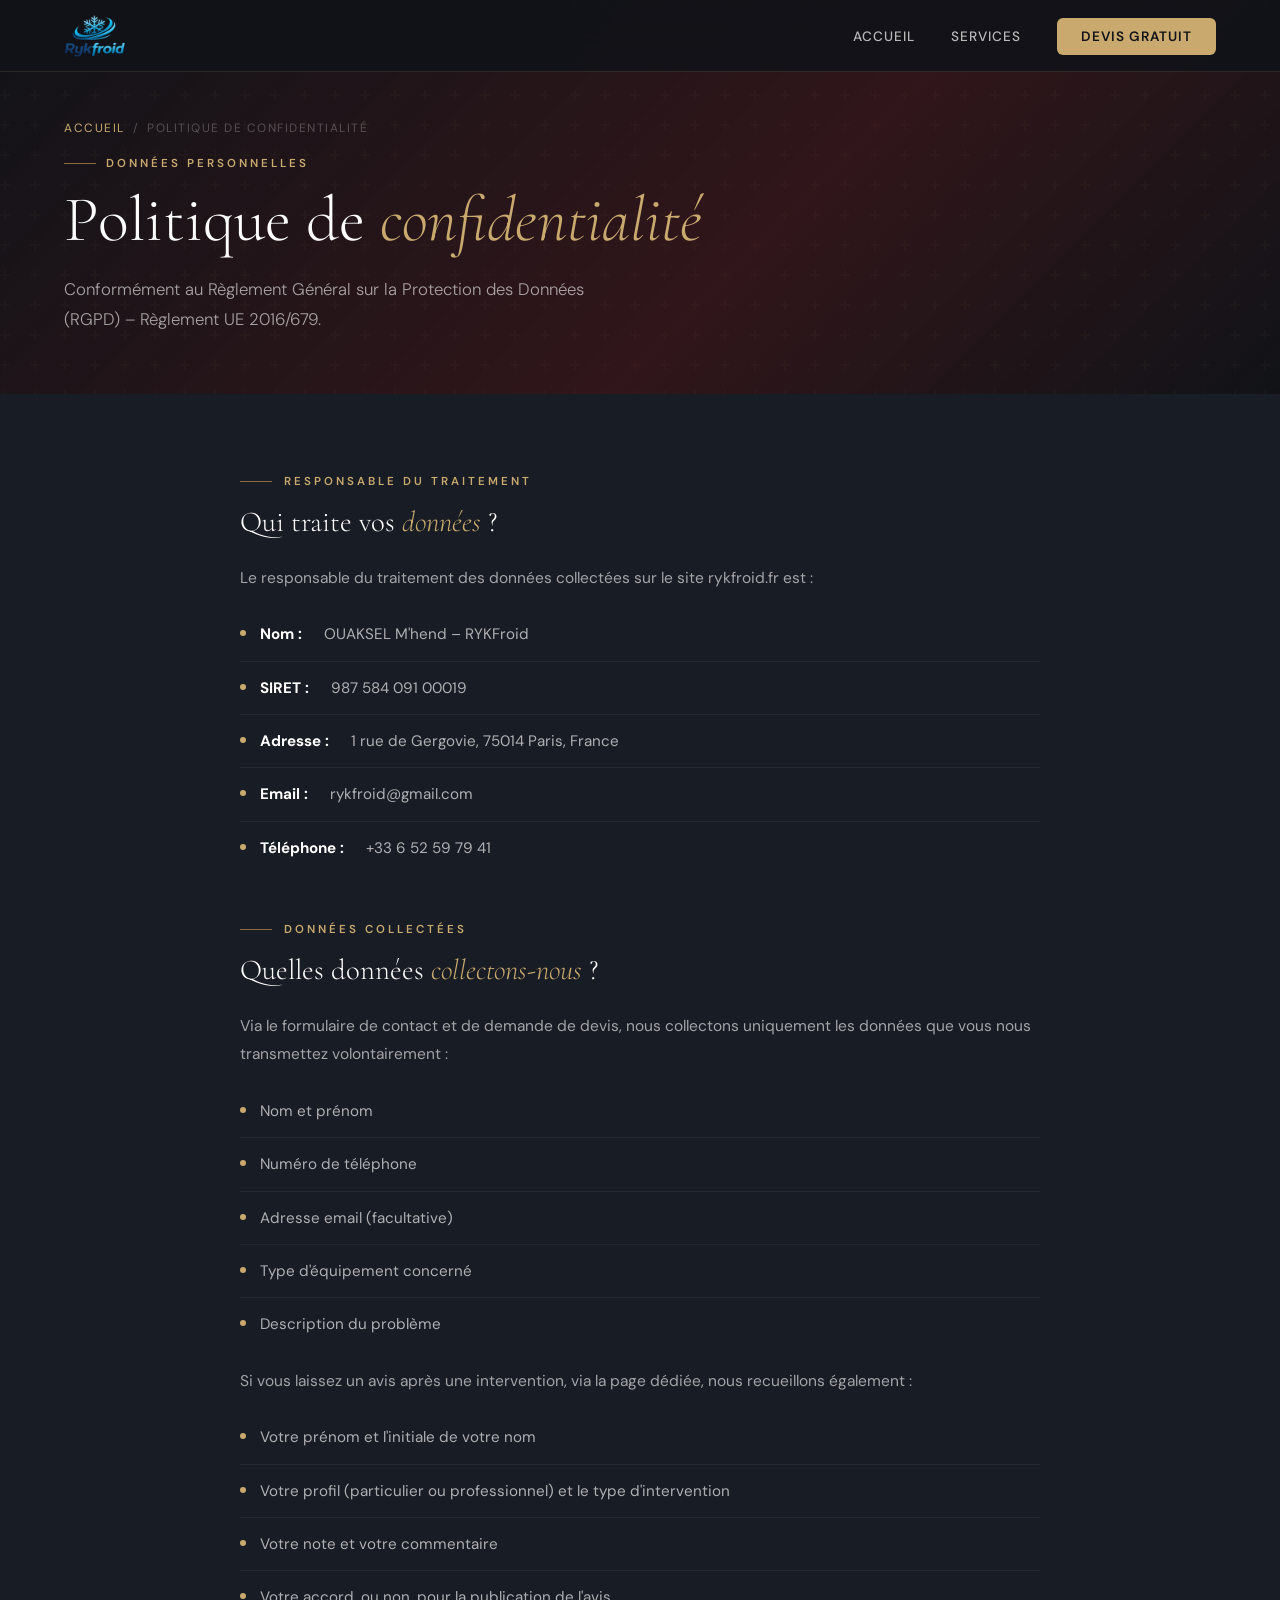
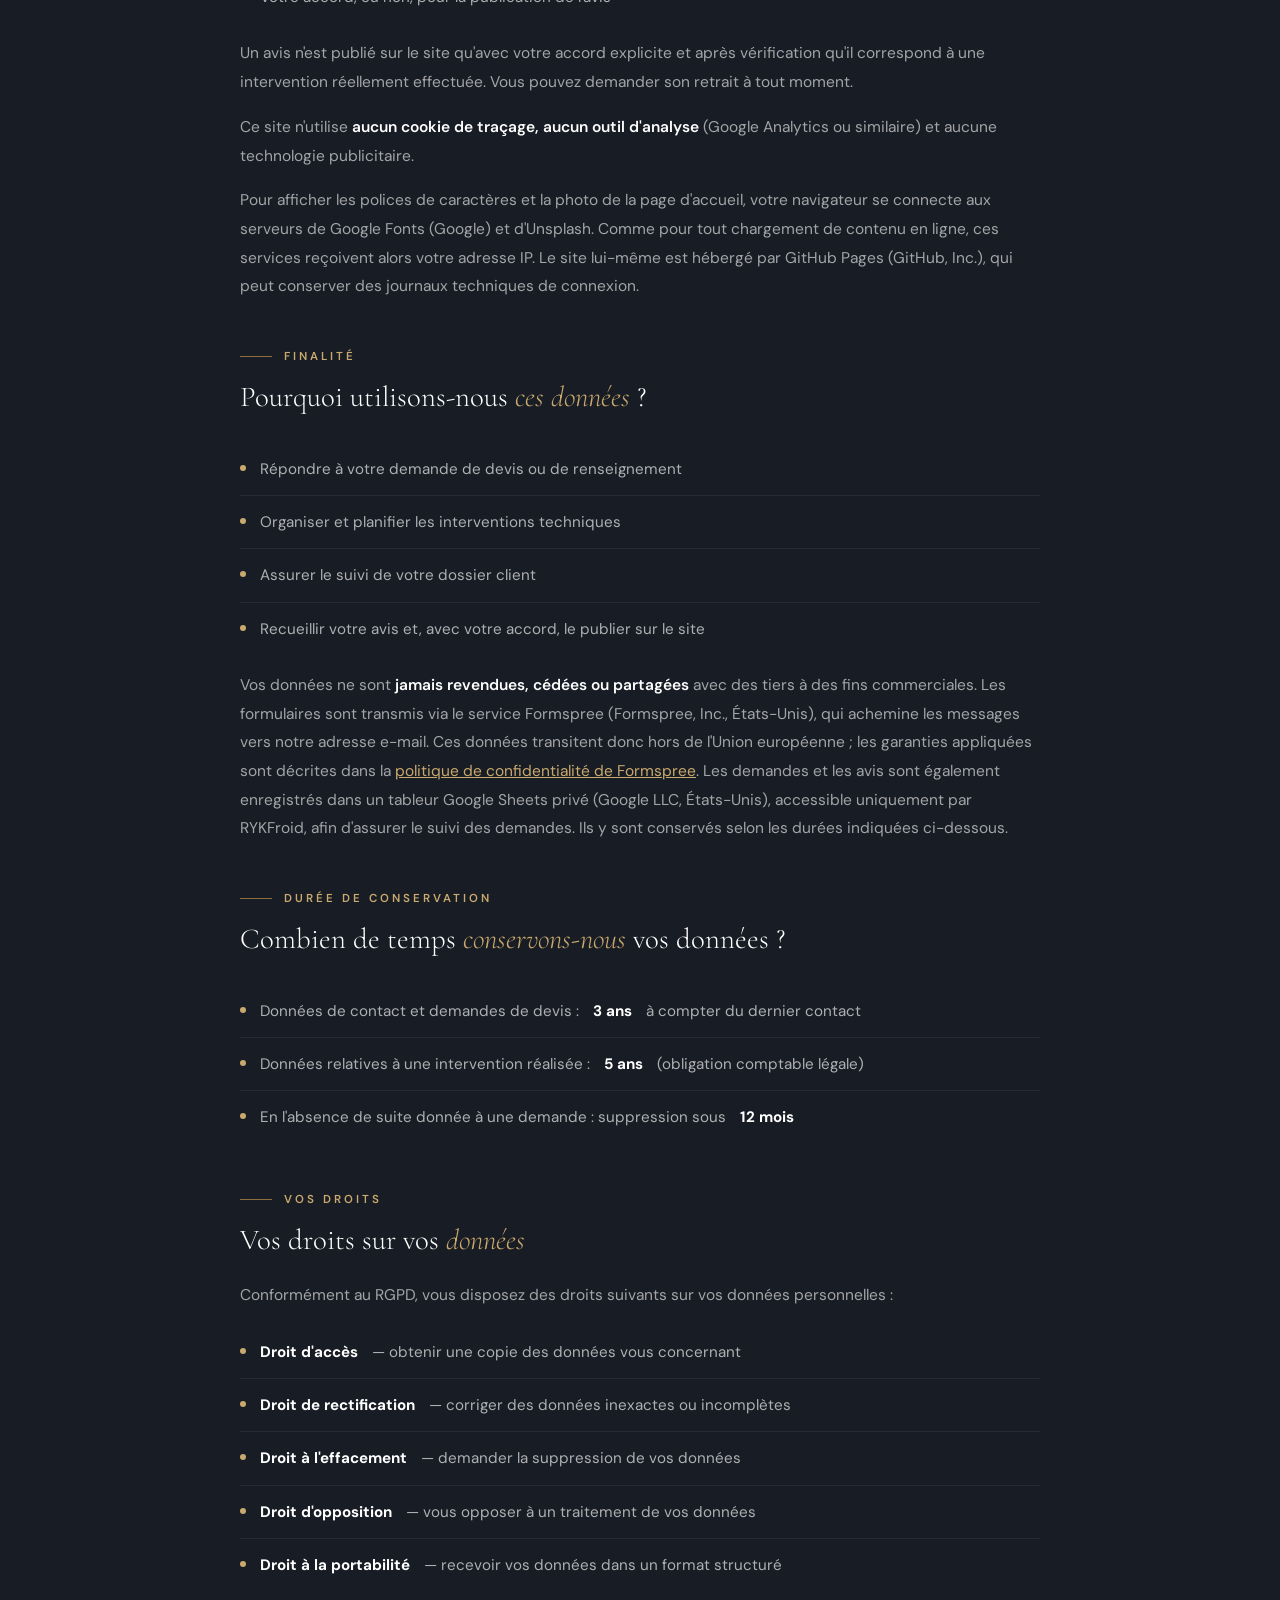
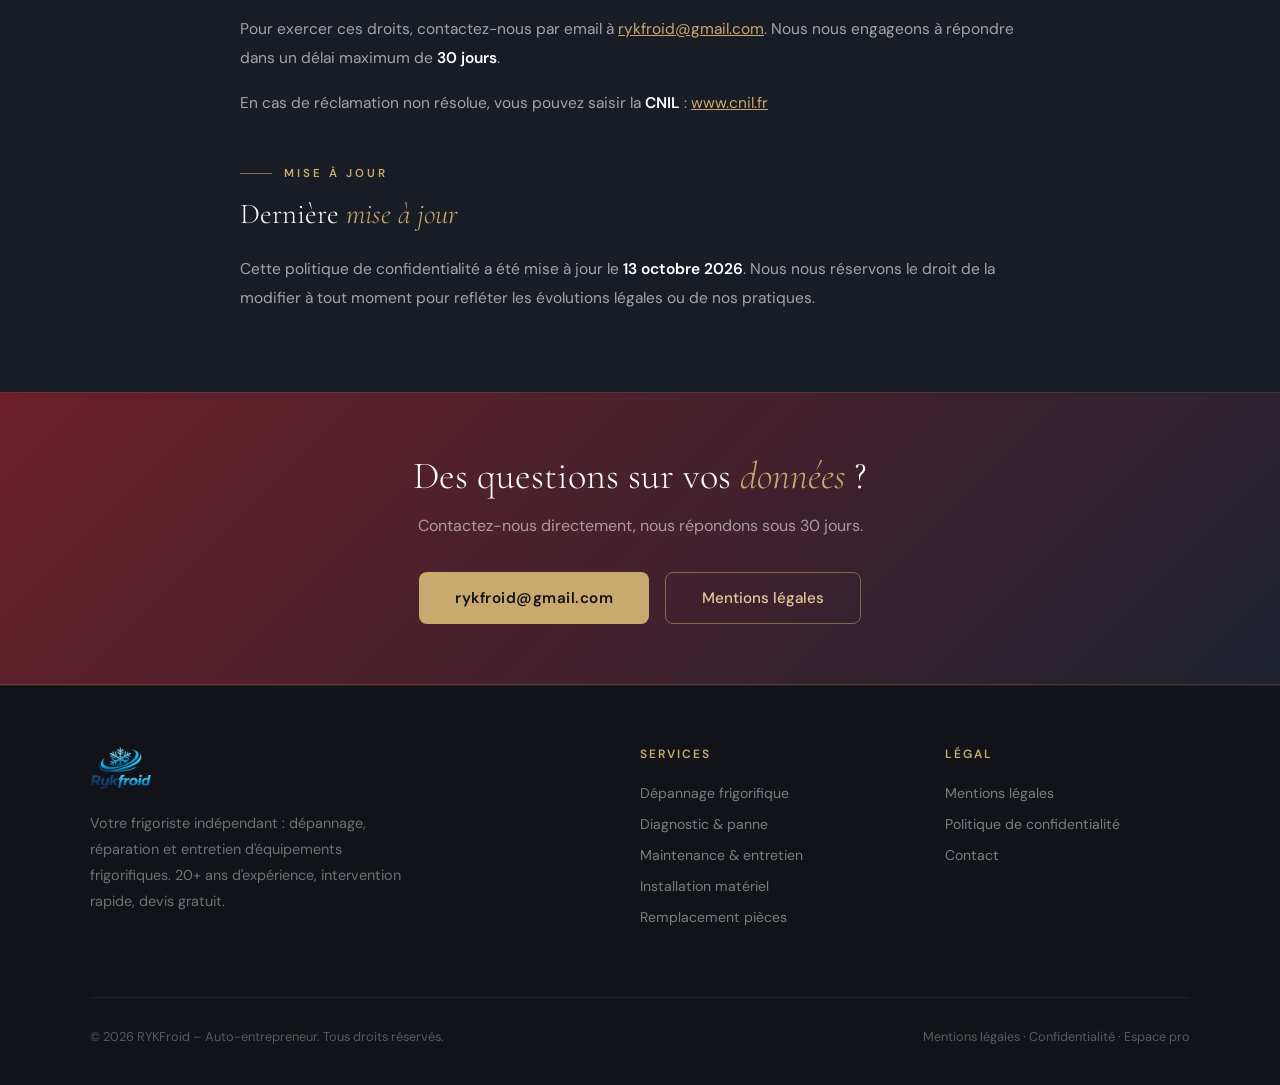
<file: politique-confidentialite.html>
<!DOCTYPE html>
<html lang="fr">
<head>
  <meta charset="UTF-8"/>
  <meta name="viewport" content="width=device-width, initial-scale=1.0"/>
  <title>Politique de Confidentialité | RYKFroid</title>
  <meta name="description" content="Politique de confidentialité et protection des données personnelles – RYKFroid."/>
  <meta name="robots" content="noindex, follow"/>
  <link rel="stylesheet" href="css.css"/>
  <link rel="icon" type="image/png" href="logo.png"/>
  <link rel="apple-touch-icon" href="logo.png"/>
  <link rel="stylesheet" href="extras.css"/>
</head>
<body>
<nav class="navbar" id="navbar">
  <a class="nav-logo" href="index.html" aria-label="Accueil RYKFroid">
    <img src="logo.png" alt="RYKFroid" class="logo-img" />
  </a>
  <ul class="nav-links" id="navLinks">
    <li><a href="index.html">Accueil</a></li>
    <li><a href="index.html#services">Services</a></li>
    <li><a href="index.html#contact" class="nav-cta">Devis gratuit</a></li>
  </ul>
  <button class="burger" id="burger" aria-label="Ouvrir le menu" type="button">
    <span></span><span></span><span></span>
  </button>
</nav>

<header class="page-hero">
  <div class="page-hero-bg"></div>
  <div class="page-hero-content">
    <nav class="page-breadcrumb" aria-label="Fil d'Ariane">
      <a href="index.html">Accueil</a>
      <span>/</span>
      <span>Politique de confidentialité</span>
    </nav>
    <div class="page-hero-label">Données personnelles</div>
    <h1>Politique de <em>confidentialité</em></h1>
    <p class="page-hero-sub">Conformément au Règlement Général sur la Protection des Données (RGPD) – Règlement UE 2016/679.</p>
  </div>
</header>

<section class="content-section dark-bg">
  <div class="content-wrapper" style="max-width:800px;">

    <div style="margin-bottom:48px;">
      <div class="section-label">Responsable du traitement</div>
      <h2 class="section-title" style="font-size:1.8rem;margin-bottom:24px;">Qui traite vos <em>données</em> ?</h2>
      <p class="body-text">Le responsable du traitement des données collectées sur le site rykfroid.fr est :</p>
      <ul class="feature-list" style="margin-top:16px;">
        <li><strong style="color:white;margin-right:8px;">Nom :</strong> OUAKSEL M'hend – RYKFroid</li>
        <li><strong style="color:white;margin-right:8px;">SIRET :</strong> 987 584 091 00019</li>
        <li><strong style="color:white;margin-right:8px;">Adresse :</strong> 1 rue de Gergovie, 75014 Paris, France</li>
        <li><strong style="color:white;margin-right:8px;">Email :</strong> rykfroid@gmail.com</li>
        <li><strong style="color:white;margin-right:8px;">Téléphone :</strong> +33 6 52 59 79 41</li>
      </ul>
    </div>

    <div style="margin-bottom:48px;">
      <div class="section-label">Données collectées</div>
      <h2 class="section-title" style="font-size:1.8rem;margin-bottom:24px;">Quelles données <em>collectons-nous</em> ?</h2>
      <p class="body-text">Via le formulaire de contact et de demande de devis, nous collectons uniquement les données que vous nous transmettez volontairement :</p>
      <ul class="feature-list" style="margin-top:16px;">
        <li>Nom et prénom</li>
        <li>Numéro de téléphone</li>
        <li>Adresse email (facultative)</li>
        <li>Type d'équipement concerné</li>
        <li>Description du problème</li>
      </ul>
      <p class="body-text" style="margin-top:16px;">Si vous laissez un avis après une intervention, via la page dédiée, nous recueillons également :</p>
      <ul class="feature-list" style="margin-top:16px;">
        <li>Votre prénom et l'initiale de votre nom</li>
        <li>Votre profil (particulier ou professionnel) et le type d'intervention</li>
        <li>Votre note et votre commentaire</li>
        <li>Votre accord, ou non, pour la publication de l'avis</li>
      </ul>
      <p class="body-text" style="margin-top:16px;">Un avis n'est publié sur le site qu'avec votre accord explicite et après vérification qu'il correspond à une intervention réellement effectuée. Vous pouvez demander son retrait à tout moment.</p>
      <p class="body-text" style="margin-top:16px;">Ce site n'utilise <strong>aucun cookie de traçage, aucun outil d'analyse</strong> (Google Analytics ou similaire) et aucune technologie publicitaire.</p>
      <p class="body-text" style="margin-top:16px;">Pour afficher les polices de caractères et la photo de la page d'accueil, votre navigateur se connecte aux serveurs de Google Fonts (Google) et d'Unsplash. Comme pour tout chargement de contenu en ligne, ces services reçoivent alors votre adresse IP. Le site lui-même est hébergé par GitHub Pages (GitHub, Inc.), qui peut conserver des journaux techniques de connexion.</p>
    </div>

    <div style="margin-bottom:48px;">
      <div class="section-label">Finalité</div>
      <h2 class="section-title" style="font-size:1.8rem;margin-bottom:24px;">Pourquoi utilisons-nous <em>ces données</em> ?</h2>
      <ul class="feature-list">
        <li>Répondre à votre demande de devis ou de renseignement</li>
        <li>Organiser et planifier les interventions techniques</li>
        <li>Assurer le suivi de votre dossier client</li>
        <li>Recueillir votre avis et, avec votre accord, le publier sur le site</li>
      </ul>
      <p class="body-text" style="margin-top:16px;">Vos données ne sont <strong>jamais revendues, cédées ou partagées</strong> avec des tiers à des fins commerciales. Les formulaires sont transmis via le service Formspree (Formspree, Inc., États-Unis), qui achemine les messages vers notre adresse e-mail. Ces données transitent donc hors de l'Union européenne ; les garanties appliquées sont décrites dans la <a href="https://formspree.io/legal/privacy-policy" style="color:var(--gold);">politique de confidentialité de Formspree</a>. Les demandes et les avis sont également enregistrés dans un tableur Google Sheets privé (Google LLC, États-Unis), accessible uniquement par RYKFroid, afin d'assurer le suivi des demandes. Ils y sont conservés selon les durées indiquées ci-dessous.</p>
    </div>

    <div style="margin-bottom:48px;">
      <div class="section-label">Durée de conservation</div>
      <h2 class="section-title" style="font-size:1.8rem;margin-bottom:24px;">Combien de temps <em>conservons-nous</em> vos données ?</h2>
      <ul class="feature-list">
        <li>Données de contact et demandes de devis : <strong style="color:white;">3 ans</strong> à compter du dernier contact</li>
        <li>Données relatives à une intervention réalisée : <strong style="color:white;">5 ans</strong> (obligation comptable légale)</li>
        <li>En l'absence de suite donnée à une demande : suppression sous <strong style="color:white;">12 mois</strong></li>
      </ul>
    </div>

    <div style="margin-bottom:48px;">
      <div class="section-label">Vos droits</div>
      <h2 class="section-title" style="font-size:1.8rem;margin-bottom:24px;">Vos droits sur vos <em>données</em></h2>
      <p class="body-text">Conformément au RGPD, vous disposez des droits suivants sur vos données personnelles :</p>
      <ul class="feature-list" style="margin-top:16px;">
        <li><strong style="color:white;">Droit d'accès</strong> — obtenir une copie des données vous concernant</li>
        <li><strong style="color:white;">Droit de rectification</strong> — corriger des données inexactes ou incomplètes</li>
        <li><strong style="color:white;">Droit à l'effacement</strong> — demander la suppression de vos données</li>
        <li><strong style="color:white;">Droit d'opposition</strong> — vous opposer à un traitement de vos données</li>
        <li><strong style="color:white;">Droit à la portabilité</strong> — recevoir vos données dans un format structuré</li>
      </ul>
      <p class="body-text" style="margin-top:24px;">Pour exercer ces droits, contactez-nous par email à <a href="mailto:rykfroid@gmail.com" style="color:var(--gold);">rykfroid@gmail.com</a>. Nous nous engageons à répondre dans un délai maximum de <strong>30 jours</strong>.</p>
      <p class="body-text" style="margin-top:16px;">En cas de réclamation non résolue, vous pouvez saisir la <strong>CNIL</strong> : <a href="https://www.cnil.fr" target="_blank" rel="noopener" style="color:var(--gold);">www.cnil.fr</a></p>
    </div>

    <div>
      <div class="section-label">Mise à jour</div>
      <h2 class="section-title" style="font-size:1.8rem;margin-bottom:24px;">Dernière <em>mise à jour</em></h2>
      <p class="body-text">Cette politique de confidentialité a été mise à jour le <strong style="color:white;">13 octobre 2026</strong>. Nous nous réservons le droit de la modifier à tout moment pour refléter les évolutions légales ou de nos pratiques.</p>
    </div>

  </div>
</section>

<div class="cta-band">
  <div class="content-wrapper">
    <h2>Des questions sur vos <em>données</em> ?</h2>
    <p>Contactez-nous directement, nous répondons sous 30 jours.</p>
    <div class="cta-actions">
      <a href="mailto:rykfroid@gmail.com" class="btn-primary">rykfroid@gmail.com</a>
      <a href="mentions-legales.html" class="btn-outline">Mentions légales</a>
    </div>
  </div>
</div>

<footer>
  <div class="footer-top">
    <div class="footer-brand">
      <div style="display:flex;align-items:center;gap:12px;margin-bottom:8px;">
        <a href="index.html"><img src="logo.png" alt="RYKFroid" style="height:44px;" /></a>
      </div>
      <p>Votre frigoriste indépendant : dépannage, réparation et entretien d'équipements frigorifiques. 20+ ans d'expérience, intervention rapide, devis gratuit.</p>
    </div>
    <div class="footer-col">
      <h5>Services</h5>
      <ul>
        <li><a href="depannage-frigorifique.html">Dépannage frigorifique</a></li>
        <li><a href="diagnostic-panne.html">Diagnostic &amp; panne</a></li>
        <li><a href="maintenance-entretien.html">Maintenance &amp; entretien</a></li>
        <li><a href="installation-materiel.html">Installation matériel</a></li>
        <li><a href="remplacement-pieces.html">Remplacement pièces</a></li>
      </ul>
    </div>
    <div class="footer-col">
      <h5>Légal</h5>
      <ul>
        <li><a href="mentions-legales.html">Mentions légales</a></li>
        <li><a href="politique-confidentialite.html">Politique de confidentialité</a></li>
        <li><a href="index.html#contact">Contact</a></li>
      </ul>
    </div>
  </div>
  <div class="footer-bottom">
    <p>© 2026 RYKFroid – Auto-entrepreneur. Tous droits réservés.</p>
    <p><a href="mentions-legales.html" style="color:rgba(255,255,255,.3);text-decoration:none;">Mentions légales</a> · <a href="politique-confidentialite.html" style="color:rgba(255,255,255,.3);text-decoration:none;">Confidentialité</a> · <a href="espace-pro.html" style="color:rgba(255,255,255,.3);text-decoration:none;">Espace pro</a></p>
  </div>
</footer>
<script>
  const navbar = document.getElementById('navbar');
  window.addEventListener('scroll', () => navbar.classList.toggle('scrolled', window.scrollY > 60));
  const burger = document.getElementById('burger');
  const navLinks = document.getElementById('navLinks');
  burger.setAttribute('aria-controls', 'navLinks');
  burger.setAttribute('aria-expanded', 'false');
  new MutationObserver(() => burger.setAttribute('aria-expanded', navLinks.classList.contains('open')))
    .observe(navLinks, { attributes: true, attributeFilter: ['class'] });
  burger.addEventListener('click', () => navLinks.classList.toggle('open'));
  navLinks.querySelectorAll('a').forEach(a => a.addEventListener('click', () => navLinks.classList.remove('open')));
</script>
<script src="extras.js" defer></script>
</body>
</html>
</file>
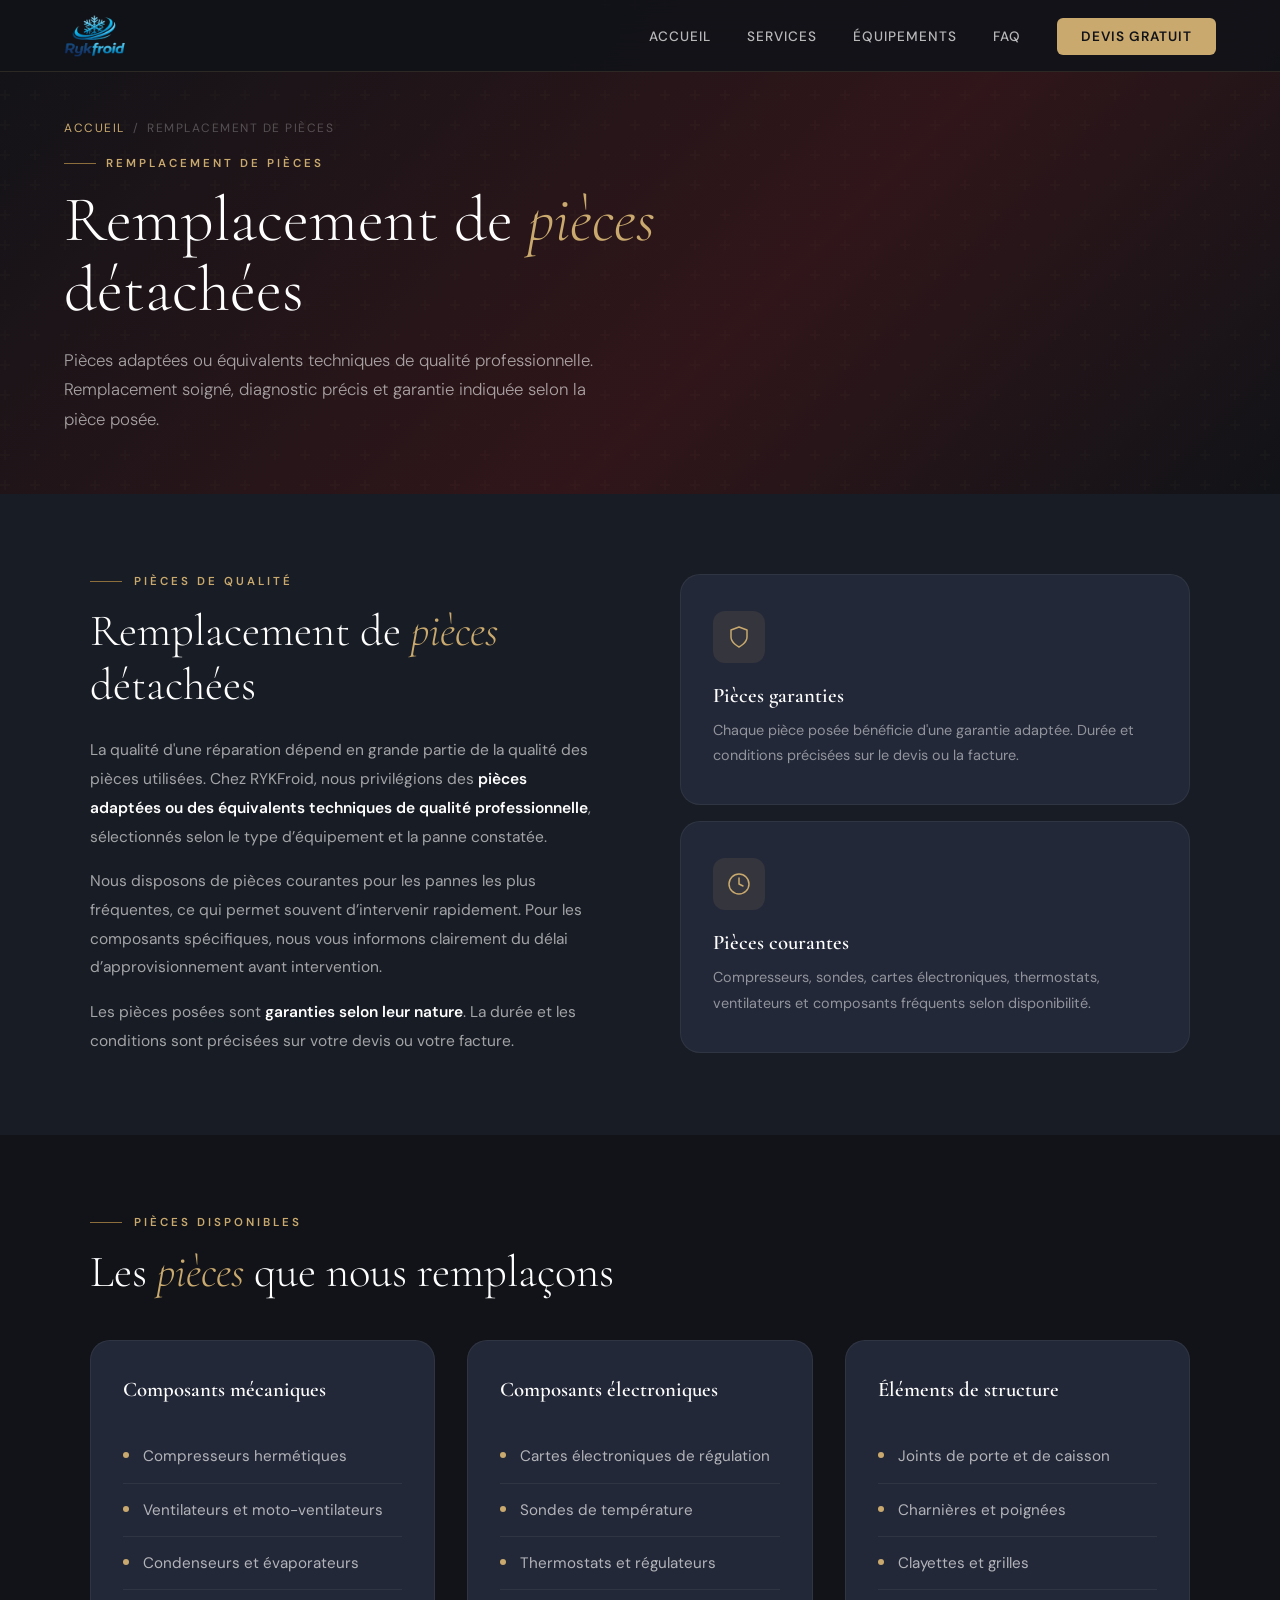
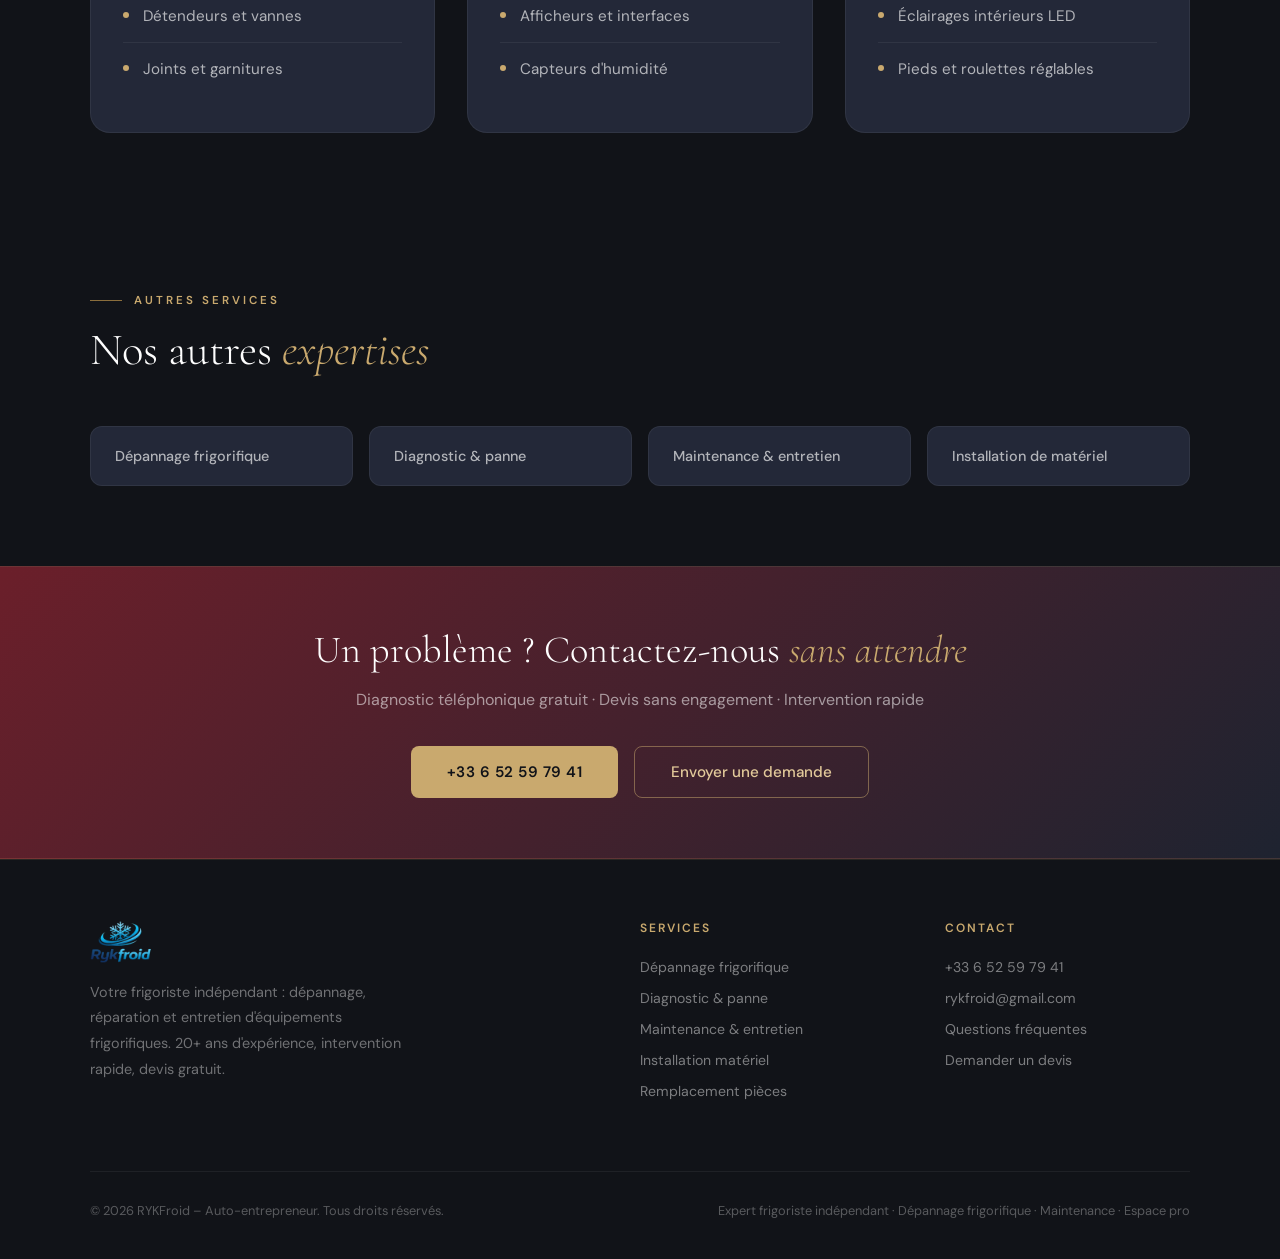
<file: remplacement-pieces.html>
<!DOCTYPE html>
<html lang="fr">
<head>
  <meta charset="UTF-8"/>
  <meta name="viewport" content="width=device-width, initial-scale=1.0"/>
  <title>Remplacement de pièces frigorifiques | RYKFroid</title>
  <meta name="description" content="Remplacement de pièces frigorifiques : compresseurs, sondes, thermostats, cartes électroniques, ventilateurs et joints. Pièces garanties."/>
  <meta name="robots" content="index, follow"/>
  <link rel="canonical" href="https://www.rykfroid.fr/remplacement-pieces.html"/>
  <link rel="stylesheet" href="css.css"/>
  <link rel="icon" type="image/png" href="logo.png"/>
  <link rel="apple-touch-icon" href="logo.png"/>
  <link rel="stylesheet" href="extras.css"/>
</head>

<body>

<nav class="navbar" id="navbar">
  <a class="nav-logo" href="index.html" aria-label="Accueil RYKFroid">
    <img src="logo.png" alt="RYKFroid" class="logo-img" />
  </a>

  <ul class="nav-links" id="navLinks">
    <li><a href="index.html">Accueil</a></li>
    <li><a href="index.html#services">Services</a></li>
    <li><a href="index.html#equipements">Équipements</a></li>
    <li><a href="index.html#faq">FAQ</a></li>
    <li><a href="index.html#contact" class="nav-cta">Devis gratuit</a></li>
  </ul>

  <button class="burger" id="burger" aria-label="Ouvrir le menu" type="button">
    <span></span><span></span><span></span>
  </button>
</nav>

<header class="page-hero">
  <div class="page-hero-bg"></div>
  <div class="page-hero-content">
    <nav class="page-breadcrumb" aria-label="Fil d'Ariane">
      <a href="index.html">Accueil</a>
      <span>/</span>
      <span>Remplacement de pièces</span>
    </nav>

    <div class="page-hero-label">Remplacement de pièces</div>

    <h1>Remplacement de <em>pièces</em><br>détachées</h1>

    <p class="page-hero-sub">
      Pièces adaptées ou équivalents techniques de qualité professionnelle. Remplacement soigné, diagnostic précis et garantie indiquée selon la pièce posée.
    </p>
  </div>
</header>

<section class="content-section dark-bg">
  <div class="content-wrapper">
    <div class="content-grid reveal">
      <div>
        <div class="section-label">Pièces de qualité</div>

        <h2 class="section-title">
          Remplacement de <em>pièces</em> détachées
        </h2>

        <p class="body-text">
          La qualité d'une réparation dépend en grande partie de la qualité des pièces utilisées. Chez RYKFroid, nous privilégions des <strong>pièces adaptées ou des équivalents techniques de qualité professionnelle</strong>, sélectionnés selon le type d’équipement et la panne constatée.
        </p>

        <p class="body-text">
          Nous disposons de pièces courantes pour les pannes les plus fréquentes, ce qui permet souvent d’intervenir rapidement. Pour les composants spécifiques, nous vous informons clairement du délai d’approvisionnement avant intervention.
        </p>

        <p class="body-text">
          Les pièces posées sont <strong>garanties selon leur nature</strong>. La durée et les conditions sont précisées sur votre devis ou votre facture.
        </p>
      </div>

      <div>
        <div class="info-card" style="margin-bottom:16px;">
          <div class="info-card-icon">
            <svg width="24" height="24" viewBox="0 0 24 24" fill="none" stroke="var(--gold)" stroke-width="1.5" stroke-linecap="round" stroke-linejoin="round">
              <path d="M12 22s8-4 8-10V5l-8-3-8 3v7c0 6 8 10 8 10z"/>
            </svg>
          </div>
          <h3>Pièces garanties</h3>
          <p>Chaque pièce posée bénéficie d'une garantie adaptée. Durée et conditions précisées sur le devis ou la facture.</p>
        </div>

        <div class="info-card">
          <div class="info-card-icon">
            <svg width="24" height="24" viewBox="0 0 24 24" fill="none" stroke="var(--gold)" stroke-width="1.5" stroke-linecap="round" stroke-linejoin="round">
              <circle cx="12" cy="12" r="10"/>
              <polyline points="12 6 12 12 16 14"/>
            </svg>
          </div>
          <h3>Pièces courantes</h3>
          <p>Compresseurs, sondes, cartes électroniques, thermostats, ventilateurs et composants fréquents selon disponibilité.</p>
        </div>
      </div>
    </div>
  </div>
</section>

<section class="content-section">
  <div class="content-wrapper reveal">
    <div class="section-label">Pièces disponibles</div>

    <h2 class="section-title">
      Les <em>pièces</em> que nous remplaçons
    </h2>

    <div class="content-grid three" style="margin-top:40px;">
      <div class="info-card">
        <h3>Composants mécaniques</h3>
        <ul class="feature-list">
          <li>Compresseurs hermétiques</li>
          <li>Ventilateurs et moto-ventilateurs</li>
          <li>Condenseurs et évaporateurs</li>
          <li>Détendeurs et vannes</li>
          <li>Joints et garnitures</li>
        </ul>
      </div>

      <div class="info-card">
        <h3>Composants électroniques</h3>
        <ul class="feature-list">
          <li>Cartes électroniques de régulation</li>
          <li>Sondes de température</li>
          <li>Thermostats et régulateurs</li>
          <li>Afficheurs et interfaces</li>
          <li>Capteurs d'humidité</li>
        </ul>
      </div>

      <div class="info-card">
        <h3>Éléments de structure</h3>
        <ul class="feature-list">
          <li>Joints de porte et de caisson</li>
          <li>Charnières et poignées</li>
          <li>Clayettes et grilles</li>
          <li>Éclairages intérieurs LED</li>
          <li>Pieds et roulettes réglables</li>
        </ul>
      </div>
    </div>
  </div>
</section>

<section class="other-services">
  <div class="content-wrapper">
    <div class="section-label">Autres services</div>
    <h2 class="section-title">Nos autres <em>expertises</em></h2>
  </div>

  <div class="other-services-grid">
    <a href="depannage-frigorifique.html" class="other-service-link">Dépannage frigorifique</a>
    <a href="diagnostic-panne.html" class="other-service-link">Diagnostic & panne</a>
    <a href="maintenance-entretien.html" class="other-service-link">Maintenance & entretien</a>
    <a href="installation-materiel.html" class="other-service-link">Installation de matériel</a>
  </div>
</section>

<div class="cta-band">
  <div class="content-wrapper">
    <h2>Un problème ? Contactez-nous <em>sans attendre</em></h2>
    <p>Diagnostic téléphonique gratuit · Devis sans engagement · Intervention rapide</p>

    <div class="cta-actions">
      <a href="tel:+33652597941" class="btn-primary">+33 6 52 59 79 41</a>
      <a href="index.html#contact" class="btn-outline">Envoyer une demande</a>
    </div>
  </div>
</div>

<footer>
  <div class="footer-top">
    <div class="footer-brand">
      <div style="display:flex;align-items:center;gap:12px;margin-bottom:8px;">
        <div>
          <a class="nav-logo" href="index.html">
            <img src="logo.png" alt="RYKFroid" style="height:44px;" />
          </a>
        </div>
      </div>

      <p>
        Votre frigoriste indépendant : dépannage, réparation et entretien d'équipements frigorifiques. 20+ ans d'expérience, intervention rapide, devis gratuit.
      </p>
    </div>

    <div class="footer-col">
      <h5>Services</h5>
      <ul>
        <li><a href="depannage-frigorifique.html">Dépannage frigorifique</a></li>
        <li><a href="diagnostic-panne.html">Diagnostic &amp; panne</a></li>
        <li><a href="maintenance-entretien.html">Maintenance &amp; entretien</a></li>
        <li><a href="installation-materiel.html">Installation matériel</a></li>
        <li><a href="remplacement-pieces.html">Remplacement pièces</a></li>
      </ul>
    </div>

    <div class="footer-col">
      <h5>Contact</h5>
      <ul>
        <li><a href="tel:+33652597941">+33 6 52 59 79 41</a></li>
        <li><a href="mailto:rykfroid@gmail.com">rykfroid@gmail.com</a></li>
        <li><a href="index.html#faq">Questions fréquentes</a></li>
        <li><a href="index.html#contact">Demander un devis</a></li>
      </ul>
    </div>
  </div>

  <div class="footer-bottom">
    <p>© 2026 RYKFroid – Auto-entrepreneur. Tous droits réservés.</p>
    <p>Expert frigoriste indépendant · Dépannage frigorifique · Maintenance · <a href="espace-pro.html" style="color:rgba(255,255,255,.3);text-decoration:none;">Espace pro</a></p>
  </div>
</footer>

<script>
  const navbar = document.getElementById('navbar');
  window.addEventListener('scroll', () => navbar.classList.toggle('scrolled', window.scrollY > 60));

  const burger = document.getElementById('burger');
  const navLinks = document.getElementById('navLinks');
  burger.setAttribute('aria-controls', 'navLinks');
  burger.setAttribute('aria-expanded', 'false');
  new MutationObserver(() => burger.setAttribute('aria-expanded', navLinks.classList.contains('open')))
    .observe(navLinks, { attributes: true, attributeFilter: ['class'] });

  burger.addEventListener('click', () => navLinks.classList.toggle('open'));

  navLinks.querySelectorAll('a').forEach(a => {
    a.addEventListener('click', () => navLinks.classList.remove('open'));
  });

  const observer = new IntersectionObserver(entries => {
    entries.forEach(e => {
      if (e.isIntersecting) {
        e.target.classList.add('visible');
        observer.unobserve(e.target);
      }
    });
  }, { threshold: 0.08 });

  document.querySelectorAll('.reveal').forEach(el => observer.observe(el));
</script>

<script src="extras.js" defer></script>
</body>
</html>
</file>
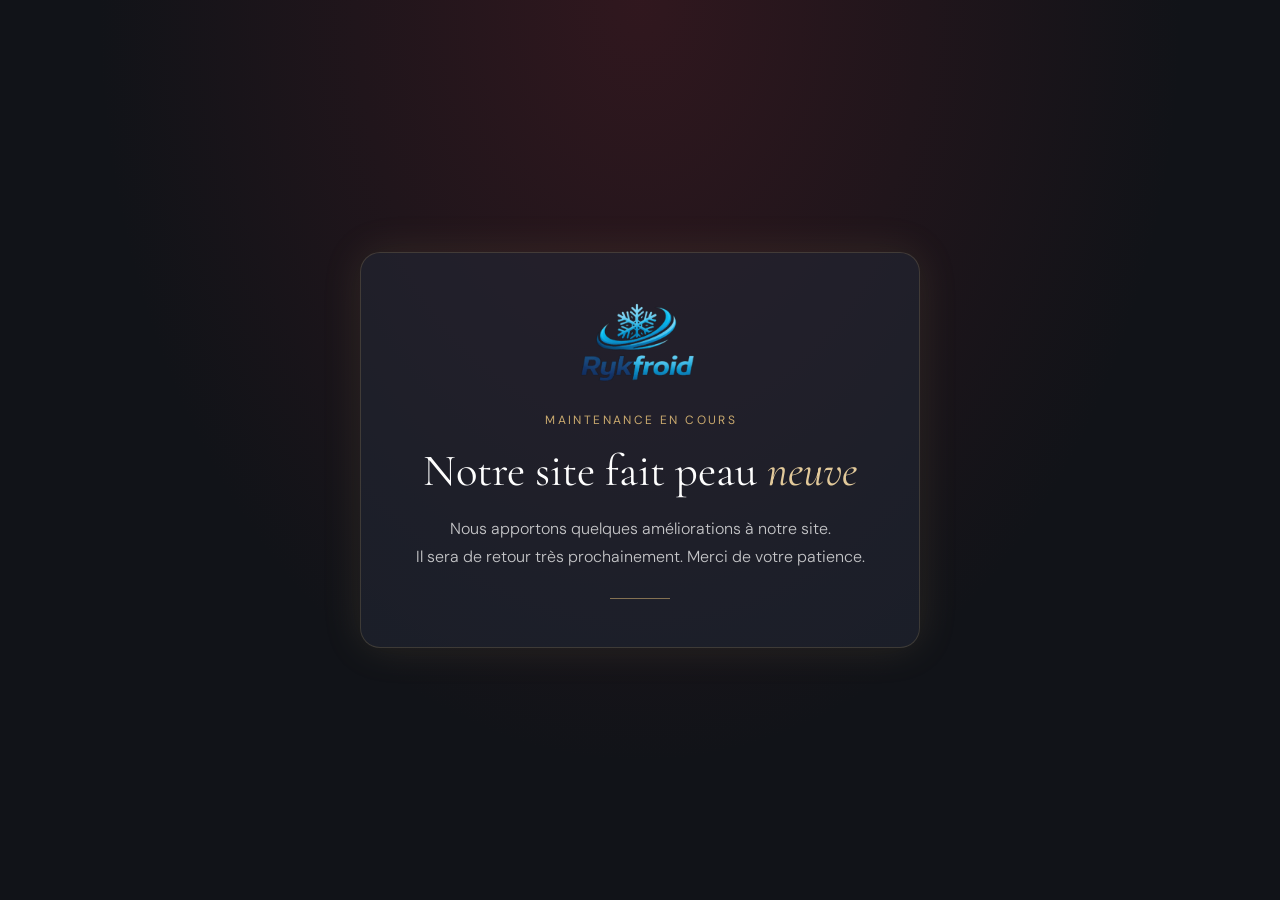
<file: reparation-caves-vin.html>
<!DOCTYPE html>
<html lang="fr">
<head>
  <meta charset="UTF-8" />
  <meta name="viewport" content="width=device-width, initial-scale=1.0" />
  <title>RYKFroid – Site en maintenance</title>
  <meta name="description" content="Le site RYKFroid est temporairement en maintenance. Il sera de retour très prochainement." />
  <link rel="icon" href="/logo.png" />
  <link rel="preconnect" href="https://fonts.googleapis.com" />
  <link rel="preconnect" href="https://fonts.gstatic.com" crossorigin />
  <link href="https://fonts.googleapis.com/css2?family=Cormorant+Garamond:ital,wght@0,300;0,400;0,600;1,300;1,400&family=DM+Sans:wght@300;400;500&display=swap" rel="stylesheet" />
  <style>
    :root {
      --gold: #C9A96E;
      --gold-light: #E2C99A;
      --charcoal: #111318;
      --dark-card: #232838;
      --white: #FEFEFE;
    }
    *, *::before, *::after { margin: 0; padding: 0; box-sizing: border-box; }
    body {
      min-height: 100vh;
      display: flex; align-items: center; justify-content: center;
      padding: 32px 16px;
      font-family: 'DM Sans', system-ui, sans-serif;
      color: var(--white);
      background:
        radial-gradient(ellipse at top, rgba(107,31,42,.35), transparent 60%),
        var(--charcoal);
      text-align: center;
    }
    .box {
      max-width: 560px; width: 100%;
      padding: 48px 32px;
      background: rgba(35,40,56,.55);
      border: 1px solid rgba(201,169,110,.2);
      border-radius: 20px;
      box-shadow: 0 0 40px rgba(201,169,110,.12);
    }
    .logo { display: block; width: 120px; height: auto; margin: 0 auto 28px; }
    .tag {
      display: block; margin-bottom: 18px; padding-left: .2em;
      font-size: .75rem; letter-spacing: .2em; text-transform: uppercase;
      color: var(--gold);
    }
    h1 {
      font-family: 'Cormorant Garamond', Georgia, serif;
      font-weight: 400; font-size: clamp(2rem, 6vw, 2.8rem); line-height: 1.15;
      margin-bottom: 18px;
    }
    h1 em { color: var(--gold-light); font-style: italic; }
    p { font-weight: 300; line-height: 1.7; color: rgba(254,254,254,.75); }
    .line { width: 60px; height: 1px; background: var(--gold); margin: 28px auto 0; opacity: .6; }
  </style>
</head>
<body>
  <main class="box">
    <img class="logo" src="/logo.png" alt="RYKFroid" />
    <span class="tag">Maintenance en cours</span>
    <h1>Notre site fait peau <em>neuve</em></h1>
    <p>Nous apportons quelques améliorations à notre site.<br />Il sera de retour très prochainement. Merci de votre patience.</p>
    <div class="line"></div>
  </main>
</body>
</html>
</file>
<file: extras.css>
/* ============================================================
   RYKFROID – Animations, boutons flottants et formulaire (extras.js)
============================================================ */

/* ── Apparition décalée des cartes ── */
.reveal.stagger { opacity: 1; transform: none; }
.st-item { opacity: 0; transform: translateY(24px); }
.stagger.st-go .st-item { animation: st-in .6s ease var(--st-delay, 0ms) both; }
@keyframes st-in {
  from { opacity: 0; transform: translateY(24px); }
  to   { opacity: 1; transform: none; }
}

/* ── Compteurs ── */
.hero-stat-number { font-variant-numeric: tabular-nums; }

/* ── Formulaire : champ en erreur ── */
.field-error,
.form-group .field-error { border-color: #f87171 !important; box-shadow: 0 0 0 3px rgba(248,113,113,.12) !important; }

/* ── Bulle WhatsApp (ordinateur) ── */
.wa-float {
  position: fixed; right: 24px; bottom: 24px; z-index: 1500;
  width: 56px; height: 56px; border-radius: 50%;
  display: flex; align-items: center; justify-content: center;
  background: #25D366; color: #fff;
  box-shadow: 0 8px 24px rgba(0,0,0,.4);
  opacity: 0; transform: translateY(20px) scale(.9); pointer-events: none;
  transition: opacity .3s ease, transform .3s ease;
}
.wa-float.show { opacity: 1; transform: none; pointer-events: auto; }
.wa-float svg { width: 28px; height: 28px; }
.wa-tip {
  position: absolute; right: 68px; top: 50%; transform: translateY(-50%);
  white-space: nowrap; padding: 8px 12px; border-radius: 8px;
  background: #fff; color: #111318; font: 500 .85rem 'DM Sans', system-ui, sans-serif;
  box-shadow: 0 6px 18px rgba(0,0,0,.3);
  opacity: 0; pointer-events: none; transition: opacity .2s ease;
}
.wa-float:hover .wa-tip, .wa-float:focus-visible .wa-tip { opacity: 1; }

/* ── Retour en haut ── */
.to-top {
  position: fixed; right: 30px; bottom: 92px; z-index: 1500;
  width: 44px; height: 44px; border-radius: 50%; cursor: pointer;
  display: flex; align-items: center; justify-content: center;
  background: rgba(24,28,36,.92); color: var(--gold, #C9A96E);
  border: 1px solid rgba(201,169,110,.35);
  box-shadow: 0 6px 18px rgba(0,0,0,.35);
  opacity: 0; transform: translateY(12px); pointer-events: none;
  transition: opacity .3s ease, transform .3s ease, bottom .3s ease;
}
.to-top.show { opacity: 1; transform: none; pointer-events: auto; }
.to-top:hover { border-color: var(--gold, #C9A96E); }

/* ── Barre Appeler + WhatsApp (mobile) ── */
.call-bar { display: none; }

@media (max-width: 768px) {
  .wa-float { display: none; }

  .call-bar {
    position: fixed; left: 12px; right: 12px; bottom: 12px; z-index: 1500;
    display: flex; gap: 8px;
    transform: translateY(140%);
    transition: transform .35s ease;
  }
  .call-bar.show { transform: translateY(0); }
  .call-bar a {
    display: flex; align-items: center; justify-content: center;
    border-radius: 14px; text-decoration: none;
    box-shadow: 0 10px 30px rgba(0,0,0,.45);
  }
  .call-main {
    flex: 1; gap: 10px; padding: 15px 18px;
    background: var(--gold, #C9A96E); color: #111318;
    font-family: 'DM Sans', system-ui, sans-serif; font-weight: 600; font-size: 1rem;
  }
  .call-main small { font-weight: 500; opacity: .75; }
  .call-main svg { flex-shrink: 0; }
  .call-wa { width: 56px; flex-shrink: 0; background: #25D366; color: #fff; }

  .to-top { right: 16px; bottom: 16px; }
  .to-top.above-bar { bottom: 84px; }

  /* Laisse la place à la barre en bas de page */
  body.has-call-bar footer { padding-bottom: 88px; }
}

/* ── Visiteurs qui ont demandé moins d'animations ── */
@media (prefers-reduced-motion: reduce) {
  .reveal, .st-item { opacity: 1 !important; transform: none !important; transition: none !important; animation: none !important; }
  .call-bar, .wa-float, .to-top { transition: none; }
}
</file>
<file: css.css>
/* ============================================================
   RYKFROID – Shared Design System
============================================================ */
@import url('https://fonts.googleapis.com/css2?family=Cormorant+Garamond:ital,wght@0,300;0,400;0,600;1,300;1,400&family=DM+Sans:wght@300;400;500;600&display=swap');

:root {
  --gold:       #C9A96E;
  --gold-light: #E2C99A;
  --gold-dark:  #8B6E3C;
  --wine:       #6B1F2A;
  --wine-mid:   #8B2635;
  --charcoal:   #111318;
  --dark:       #181C24;
  --dark-mid:   #1E2330;
  --dark-card:  #232838;
  --white:      #FEFEFE;
  --font-display: 'Cormorant Garamond', Georgia, serif;
  --font-body:    'DM Sans', system-ui, sans-serif;
  --radius:    12px;
  --radius-lg: 20px;
  --shadow-gold: 0 0 40px rgba(201,169,110,.15);
}

*, *::before, *::after { margin:0; padding:0; box-sizing:border-box; }
html { scroll-behavior: smooth; }
body { font-family: var(--font-body); background: var(--charcoal); color: var(--white); overflow-x: hidden; }

::-webkit-scrollbar { width: 6px; }
::-webkit-scrollbar-track { background: var(--dark); }
::-webkit-scrollbar-thumb { background: var(--gold-dark); border-radius: 3px; }

/* ── NAVBAR ── */
.navbar {
  position: fixed; top: 0; left: 0; right: 0; z-index: 1000;
  padding: 0 5%;
  display: flex; align-items: center; justify-content: space-between;
  height: 72px;
  background: rgba(17,19,24,.92);
  backdrop-filter: blur(20px);
  border-bottom: 1px solid rgba(201,169,110,.15);
  transition: all .4s ease;
}
.navbar.scrolled { height: 60px; background: rgba(17,19,24,.98); }
.nav-logo { display: flex; align-items: center; gap: 12px; text-decoration: none; }
.nav-logo-icon {
  width: 38px; height: 38px;
  background: linear-gradient(135deg, var(--gold-dark), var(--gold));
  border-radius: 8px;
  display: flex; align-items: center; justify-content: center;
}
.nav-logo-text { font-family: var(--font-display); font-size: 1.6rem; font-weight: 600; color: var(--gold); letter-spacing: 2px; }
.nav-links { display: flex; align-items: center; gap: 36px; list-style: none; }
.nav-links a {
  text-decoration: none; font-size: .85rem; font-weight: 500;
  letter-spacing: 1px; text-transform: uppercase;
  color: rgba(255,255,255,.7); transition: color .3s; position: relative;
}
.nav-links a::after {
  content: ''; position: absolute; bottom: -4px; left: 0; right: 0; height: 1px;
  background: var(--gold); transform: scaleX(0); transform-origin: left; transition: transform .3s ease;
}
.nav-links a:hover { color: var(--gold); }
.nav-links a:hover::after { transform: scaleX(1); }
.nav-cta {
  padding: 10px 24px; background: var(--gold); color: var(--charcoal) !important;
  border-radius: 6px; font-weight: 600 !important;
  transition: background .3s, transform .2s !important;
}
.nav-cta:hover { background: var(--gold-light) !important; transform: translateY(-1px); }
.nav-cta::after { display: none !important; }
.burger { display: none; flex-direction: column; gap: 5px; cursor: pointer; background: none; border: none; padding: 4px; }
.burger span { display: block; width: 24px; height: 2px; background: var(--gold); border-radius: 2px; transition: all .3s ease; }

/* ── PAGE HERO ── */
.page-hero {
  position: relative; min-height: 42vh;
  display: flex; align-items: flex-end;
  padding: 120px 5% 60px;
  overflow: hidden;
}
.page-hero-bg {
  position: absolute; inset: 0;
  background: linear-gradient(135deg, rgba(17,19,24,.97) 0%, rgba(107,31,42,.35) 60%, rgba(17,19,24,.92) 100%),
    var(--hero-img, #111) center/cover no-repeat;
}
.page-hero-bg::after {
  content: ''; position: absolute; inset: 0;
  background: url("data:image/svg+xml,%3Csvg width='60' height='60' viewBox='0 0 60 60' xmlns='http://www.w3.org/2000/svg'%3E%3Cg fill='%23C9A96E' fill-opacity='0.025'%3E%3Cpath d='M36 34v-4h-2v4h-4v2h4v4h2v-4h4v-2h-4zm0-30V0h-2v4h-4v2h4v4h2V6h4V4h-4zM6 34v-4H4v4H0v2h4v4h2v-4h4v-2H6zM6 4V0H4v4H0v2h4v4h2V6h4V4H6z'/%3E%3C/g%3E%3C/svg%3E");
}
.page-hero-content { position: relative; z-index: 1; max-width: 800px; }
.page-breadcrumb {
  display: flex; align-items: center; gap: 8px;
  font-size: .75rem; letter-spacing: 1.5px; text-transform: uppercase;
  color: rgba(255,255,255,.4); margin-bottom: 20px;
}
.page-breadcrumb a { color: var(--gold); text-decoration: none; }
.page-breadcrumb a:hover { text-decoration: underline; }
.page-breadcrumb span { color: rgba(255,255,255,.25); }
.page-hero-label {
  font-size: .72rem; letter-spacing: 3px; text-transform: uppercase;
  color: var(--gold); font-weight: 600; margin-bottom: 14px;
  display: flex; align-items: center; gap: 10px;
}
.page-hero-label::before { content: ''; width: 32px; height: 1px; background: var(--gold-dark); }
.page-hero h1 {
  font-family: var(--font-display);
  font-size: clamp(2.4rem, 5vw, 4.2rem);
  font-weight: 300; line-height: 1.1; margin-bottom: 20px;
}
.page-hero h1 em { font-style: italic; color: var(--gold); }
.page-hero-sub {
  font-size: 1.05rem; font-weight: 300;
  color: rgba(255,255,255,.6); line-height: 1.75; max-width: 560px;
}

/* ── CONTENT SECTIONS ── */
.content-section { padding: 80px 5%; }
.content-section.dark-bg { background: var(--dark); }
.content-section.mid-bg  { background: var(--dark-mid); }

.content-wrapper { max-width: 1100px; margin: 0 auto; }
.content-grid { display: grid; grid-template-columns: 1fr 1fr; gap: 80px; align-items: start; }
.content-grid.three { grid-template-columns: repeat(3, 1fr); gap: 32px; }

.section-label {
  font-size: .72rem; letter-spacing: 3px; text-transform: uppercase;
  color: var(--gold); font-weight: 600;
  display: flex; align-items: center; gap: 12px;
  margin-bottom: 16px;
}
.section-label::before { content: ''; width: 32px; height: 1px; background: var(--gold-dark); }

.section-title {
  font-family: var(--font-display);
  font-size: clamp(1.8rem, 3.5vw, 2.8rem);
  font-weight: 300; line-height: 1.2; margin-bottom: 24px;
}
.section-title em { font-style: italic; color: var(--gold); }

.body-text {
  font-size: .97rem; line-height: 1.85;
  color: rgba(255,255,255,.6);
}
.body-text + .body-text { margin-top: 16px; }
.body-text strong { color: var(--white); font-weight: 600; }

/* ── FEATURE LIST ── */
.feature-list { list-style: none; margin-top: 28px; }
.feature-list li {
  display: flex; align-items: flex-start; gap: 14px;
  padding: 14px 0; border-bottom: 1px solid rgba(255,255,255,.06);
  font-size: .95rem; color: rgba(255,255,255,.65); line-height: 1.6;
}
.feature-list li:last-child { border-bottom: none; }
.feature-list li::before {
  content: ''; width: 6px; height: 6px;
  background: var(--gold); border-radius: 50%; flex-shrink: 0; margin-top: 8px;
}

/* ── INFO CARDS ── */
.info-card {
  background: var(--dark-card);
  border: 1px solid rgba(255,255,255,.06);
  border-radius: var(--radius-lg);
  padding: 36px 32px;
  transition: all .3s;
}
.info-card:hover { border-color: rgba(201,169,110,.25); transform: translateY(-4px); box-shadow: var(--shadow-gold); }
.info-card-icon {
  width: 52px; height: 52px;
  background: rgba(201,169,110,.1); border-radius: 12px;
  display: flex; align-items: center; justify-content: center;
  margin-bottom: 20px;
}
.info-card h3 { font-family: var(--font-display); font-size: 1.3rem; font-weight: 600; margin-bottom: 10px; }
.info-card p { font-size: .9rem; color: rgba(255,255,255,.5); line-height: 1.75; }

/* ── CTA BAND ── */
.cta-band {
  background: linear-gradient(135deg, var(--wine) 0%, var(--dark-mid) 100%);
  padding: 60px 5%;
  text-align: center;
  border-top: 1px solid rgba(201,169,110,.15);
  border-bottom: 1px solid rgba(201,169,110,.15);
}
.cta-band h2 {
  font-family: var(--font-display);
  font-size: clamp(1.8rem, 3vw, 2.6rem);
  font-weight: 300; margin-bottom: 16px;
}
.cta-band h2 em { font-style: italic; color: var(--gold); }
.cta-band p { color: rgba(255,255,255,.55); font-size: 1rem; margin-bottom: 36px; }
.cta-actions { display: flex; align-items: center; justify-content: center; gap: 16px; flex-wrap: wrap; }

/* ── BUTTONS ── */
.btn-primary {
  padding: 16px 36px; background: var(--gold); color: var(--charcoal);
  text-decoration: none; border-radius: 8px;
  font-weight: 600; font-size: .95rem; letter-spacing: .5px;
  transition: all .3s ease; display: inline-flex; align-items: center; gap: 8px;
}
.btn-primary:hover { background: var(--gold-light); transform: translateY(-2px); box-shadow: 0 12px 32px rgba(201,169,110,.35); }
.btn-outline {
  padding: 15px 36px; border: 1.5px solid rgba(201,169,110,.5);
  color: var(--gold-light); text-decoration: none; border-radius: 8px;
  font-weight: 500; font-size: .95rem;
  transition: all .3s ease; display: inline-flex; align-items: center; gap: 8px;
}
.btn-outline:hover { border-color: var(--gold); background: rgba(201,169,110,.08); transform: translateY(-2px); }

/* ── OTHER SERVICES ── */
.other-services { padding: 80px 5%; background: var(--charcoal); }
.other-services-grid {
  display: grid; grid-template-columns: repeat(auto-fit, minmax(220px, 1fr));
  gap: 16px; max-width: 1100px; margin: 48px auto 0;
}
.other-service-link {
  display: flex; align-items: center; gap: 14px;
  padding: 20px 24px;
  background: var(--dark-card);
  border: 1px solid rgba(255,255,255,.06);
  border-radius: var(--radius);
  text-decoration: none; color: rgba(255,255,255,.65);
  font-size: .9rem; font-weight: 500;
  transition: all .3s;
}
.other-service-link:hover { border-color: rgba(201,169,110,.3); color: var(--gold); transform: translateX(4px); }
.other-service-link svg { flex-shrink: 0; }

/* ── FOOTER ── */
footer {
  background: var(--charcoal);
  border-top: 1px solid rgba(201,169,110,.12);
  padding: 60px 5% 40px;
}
.footer-top {
  display: grid; grid-template-columns: 2fr 1fr 1fr;
  gap: 60px; max-width: 1100px; margin: 0 auto 60px;
}
.footer-brand p { font-size: .9rem; color: rgba(255,255,255,.4); line-height: 1.8; margin-top: 16px; max-width: 320px; }
.footer-col h5 { font-size: .75rem; letter-spacing: 2px; text-transform: uppercase; color: var(--gold); margin-bottom: 20px; font-weight: 600; }
.footer-col ul { list-style: none; }
.footer-col ul li { margin-bottom: 10px; }
.footer-col ul li a { color: rgba(255,255,255,.45); text-decoration: none; font-size: .88rem; transition: color .3s; }
.footer-col ul li a:hover { color: var(--gold); }
.footer-bottom {
  max-width: 1100px; margin: 0 auto;
  padding-top: 30px; border-top: 1px solid rgba(255,255,255,.06);
  display: flex; align-items: center; justify-content: space-between; flex-wrap: wrap; gap: 12px;
}
.footer-bottom p { font-size: .8rem; color: rgba(255,255,255,.3); }

/* ── REVEAL ── */
.reveal { opacity: 0; transform: translateY(30px); transition: opacity .7s ease, transform .7s ease; }
.reveal.visible { opacity: 1; transform: translateY(0); }

/* ── MOBILE ── */
@media (max-width: 768px) {
  .nav-links {
    position: fixed; top: 72px; left: 0; right: 0;
    background: rgba(17,19,24,.98);
    flex-direction: column; gap: 0; padding: 20px 0;
    transform: translateY(-110%); transition: transform .4s ease;
    border-bottom: 1px solid rgba(201,169,110,.15);
    z-index: 999;
  }
  .nav-links.open { transform: translateY(0); }
  .nav-links li { width: 100%; }
  .nav-links a { display: block; padding: 14px 5%; font-size: 1rem; }
  .nav-cta { margin: 10px 5%; display: block; text-align: center; }
  .burger { display: flex; }

  .page-hero { padding: 90px 5% 40px; min-height: auto; }
  .page-hero h1 { font-size: 2.2rem; }
  .page-hero-sub { font-size: .92rem; }

  .content-section { padding: 50px 5%; }
  .content-grid { grid-template-columns: 1fr; gap: 36px; }
  .content-grid.three { grid-template-columns: 1fr; gap: 16px; }

  .section-title { font-size: 1.7rem; }

  .cta-band { padding: 48px 5%; }
  .cta-band h2 { font-size: 1.7rem; }
  .cta-actions { flex-direction: column; align-items: stretch; gap: 12px; }
  .btn-primary, .btn-outline { justify-content: center; padding: 16px 20px; font-size: 1rem; }

  .other-services-grid { grid-template-columns: 1fr; gap: 10px; }

  .footer-top { grid-template-columns: 1fr; gap: 36px; }
  .footer-bottom { flex-direction: column; text-align: center; gap: 6px; }
}

@media (max-width: 380px) {
  .page-hero h1 { font-size: 1.9rem; }
}

@media (min-width: 769px) and (max-width: 1024px) {
  .content-grid.three { grid-template-columns: repeat(2, 1fr); }
  .footer-top { grid-template-columns: 1fr 1fr; gap: 40px; }
}


/* ============================================================
   FIX NAVBAR MOBILE + LOGO
============================================================ */
.nav-logo {
  flex-shrink: 0;
}
.logo-img {
  height: 44px;
  width: auto;
  display: block;
  max-width: 190px;
}
@media (max-width: 768px) {
  .logo-img {
    height: 38px;
    max-width: 160px;
  }
  .navbar {
    padding: 0 5%;
  }
  .nav-links {
    position: fixed;
    top: 72px;
    left: 0;
    right: 0;
    width: 100%;
    background: rgba(17,19,24,.98);
    flex-direction: column;
    gap: 0;
    padding: 20px 0;
    transform: translateY(-120%);
    transition: transform .4s ease;
    border-bottom: 1px solid rgba(201,169,110,.15);
    z-index: 999;
  }
  .nav-links.open {
    transform: translateY(0);
  }
  .nav-links li {
    width: 100%;
  }
  .nav-links a {
    display: block;
    padding: 14px 5%;
    font-size: 1rem;
  }
  .nav-cta {
    margin: 10px 5%;
    text-align: center;
  }
  .burger {
    display: flex;
  }
}
</file>
